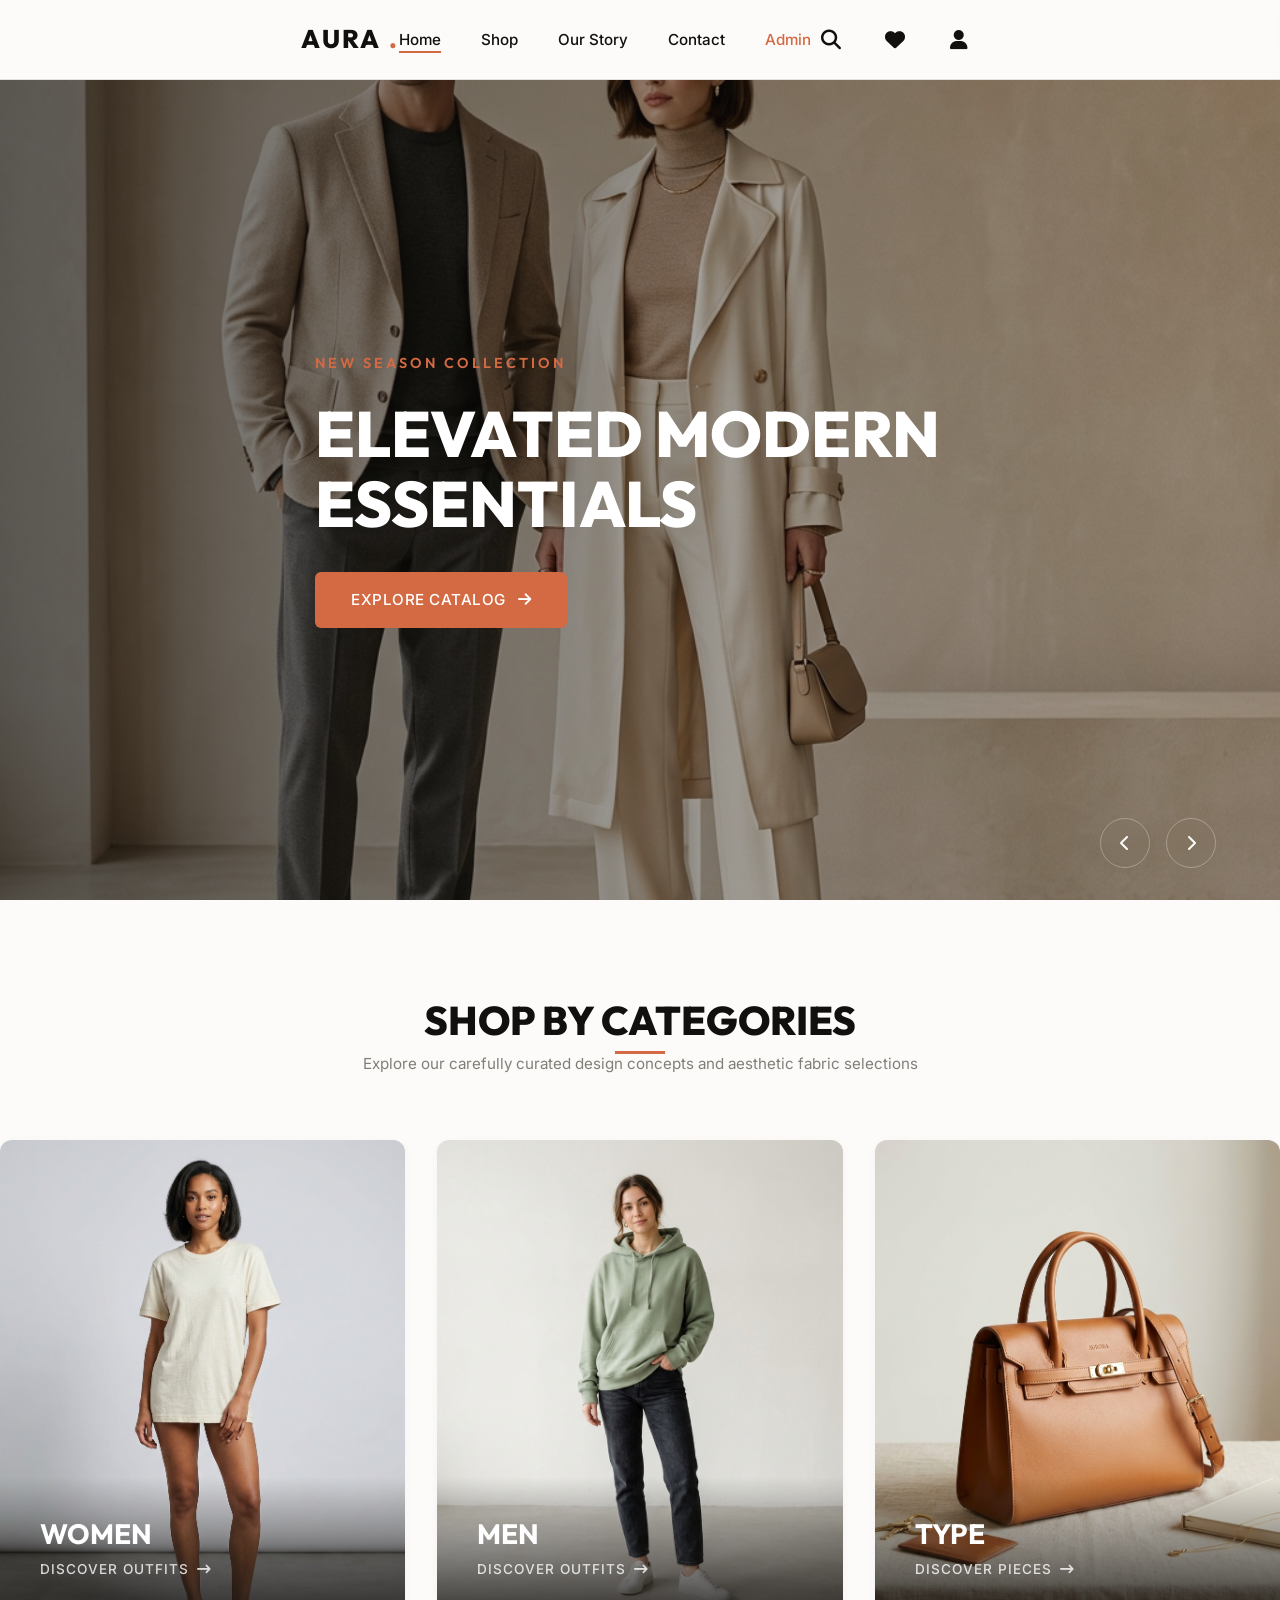
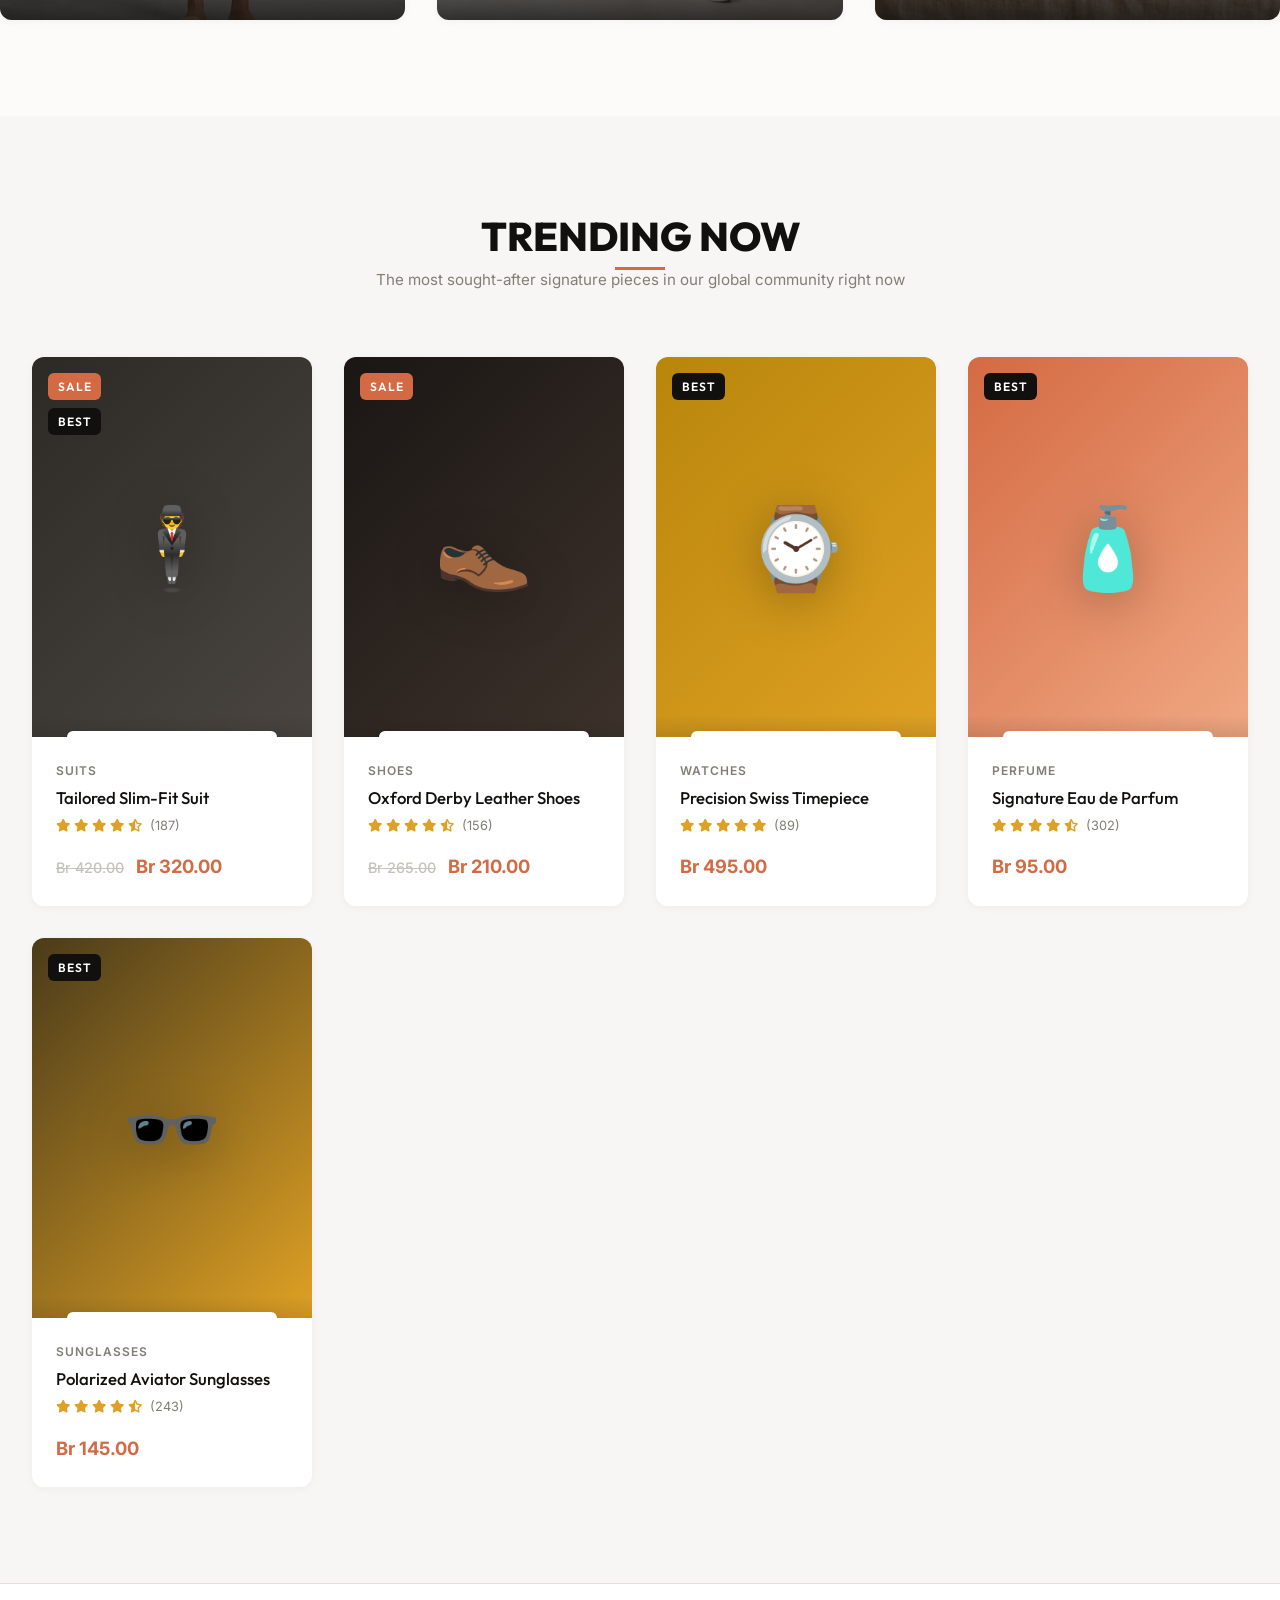
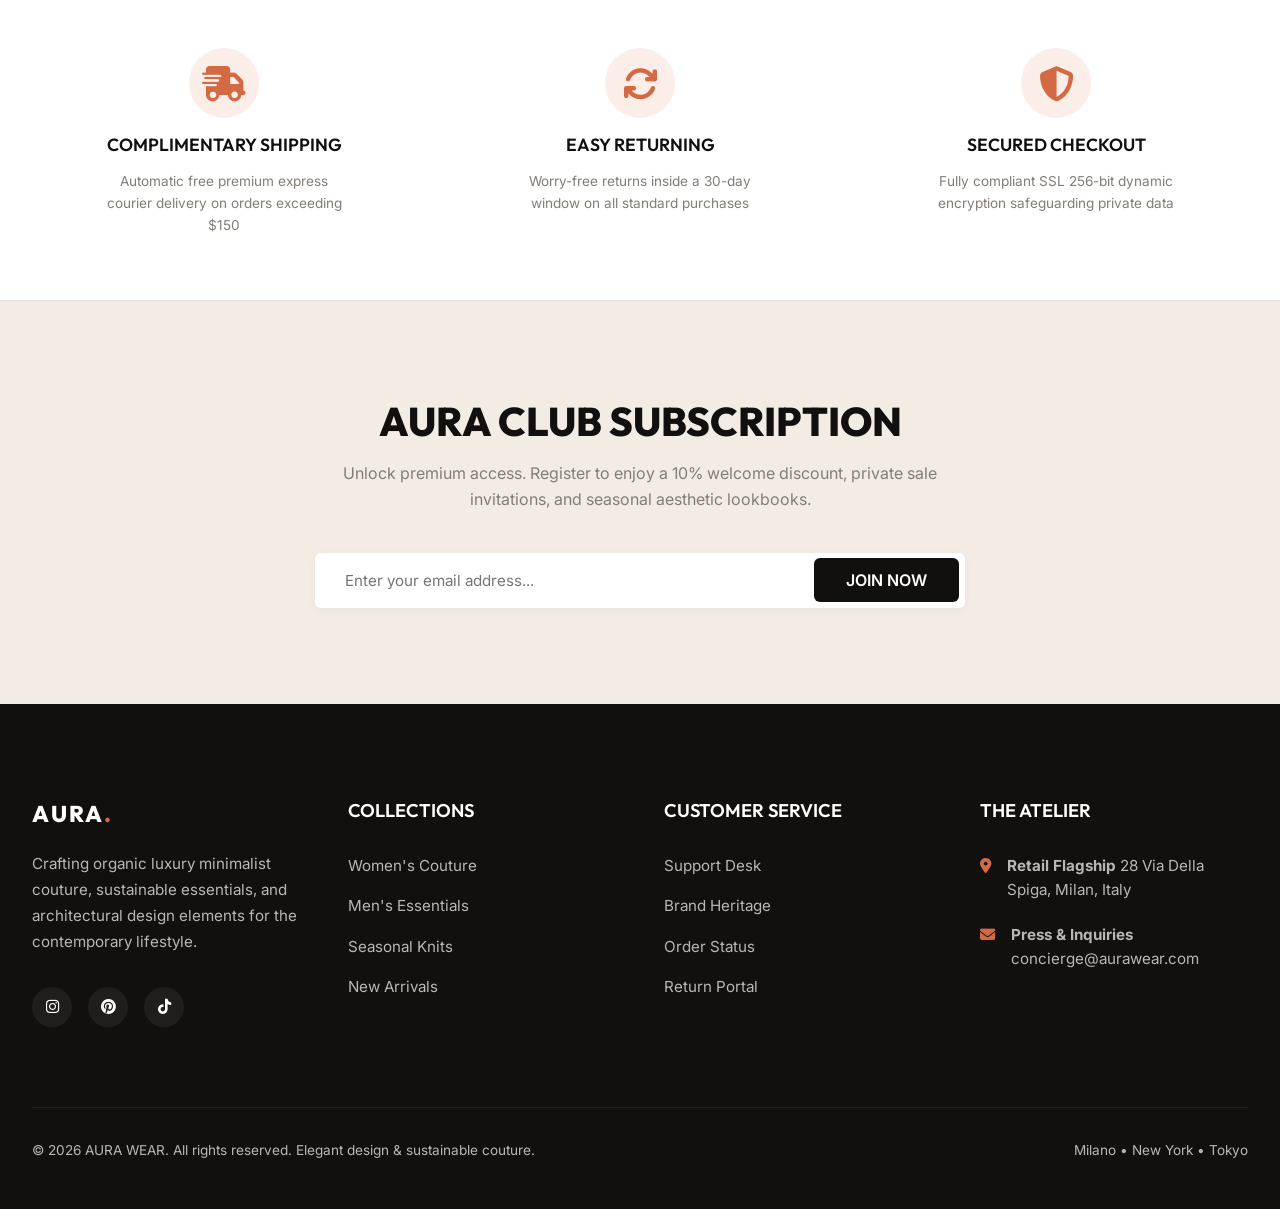
<file: Mini project 2/index.html>
<!DOCTYPE html>
<html lang="en">
<head>
  <meta charset="UTF-8">
  <meta name="viewport" content="width=device-width, initial-scale=1.0">
  <title>AURA WEAR | Haute Couture & Modern Essentials</title>
  <meta name="description" content="AURA WEAR - Discover high-end fashion, organic minimalist collections, and luxury streetwear essentials. Free shipping over $150 and 30-day returns.">
  
  <!-- Font Awesome for sleek modern vector icons -->
  <link rel="stylesheet" href="https://cdnjs.cloudflare.com/ajax/libs/font-awesome/6.4.0/css/all.min.css">
  <link rel="stylesheet" href="style.css">
</head>
<body>

  <!-- GLOBAL PREMIUM NAVBAR -->
  <nav class="navbar" id="navbar">
    <div class="container flex-between">
      <a href="index.html" class="navbar-brand">
        AURA<span>.</span>
      </a>
      
      <ul class="nav-menu" id="navMenu">
        <li><a href="index.html" class="nav-link active">Home</a></li>
        <li><a href="shop.html" class="nav-link">Shop</a></li>
        <li><a href="about.html" class="nav-link">Our Story</a></li>
        <li><a href="contact.html" class="nav-link">Contact</a></li>
        <li><a href="admin.html" class="nav-link" style="color:var(--accent);">Admin</a></li>
      </ul>

      <div class="navbar-actions">
        <a href="#" class="action-btn" id="searchToggle" title="Search catalog">
          <i class="fa-solid fa-magnifying-glass"></i>
        </a>
        <a href="profile.html#paneFavorites" class="action-btn" title="Favorites / Wishlist">
          <i class="fa-solid fa-heart"></i>
          <span class="badge-count" id="wishlistCount">0</span>
        </a>
        <a href="#" class="action-btn" id="cartToggle" title="Shopping Cart">
          <i class="fa-solid fa-bag-shopping"></i>
          <span class="badge-count" id="cartCount">0</span>
        </a>
        <a href="profile.html" class="action-btn navbar-user-btn" title="My Account">
          <i class="fa-solid fa-user"></i>
        </a>
        <div class="menu-toggle" id="menuToggle">
          <i class="fa-solid fa-bars"></i>
        </div>
      </div>
    </div>
  </nav>

  <!-- SEARCH OVERLAY -->
  <div class="search-overlay" id="searchOverlay">
    <div class="search-overlay-close" id="closeSearch">
      <i class="fa-solid fa-xmark"></i>
    </div>
    <div class="search-container">
      <h2>SEARCH THE CATALOG</h2>
      <div class="search-input-group">
        <input type="text" id="globalSearchInput" placeholder="Type keyword and press Enter..." autocomplete="off">
        <i class="fa-solid fa-magnifying-glass"></i>
      </div>
    </div>
  </div>

  <!-- SLIDE-OUT SIDEBAR CART -->
  <div class="cart-sidebar" id="cartSidebar">
    <div class="cart-sidebar-header">
      <h3>YOUR CART</h3>
      <div class="close-cart-btn" id="closeCart">
        <i class="fa-solid fa-xmark"></i>
      </div>
    </div>
    <div class="cart-sidebar-body" id="sidebarCartItems">
      <!-- Dynamically filled by script.js -->
    </div>
    <div class="cart-sidebar-footer">
      <div class="cart-total-row">
        <span>SUBTOTAL</span>
        <span id="sidebarCartTotal">$0.00</span>
      </div>
      <div class="cart-sidebar-actions">
        <a href="cart.html" class="btn btn-secondary">VIEW CART</a>
        <a href="checkout.html" class="btn btn-primary">CHECKOUT NOW</a>
      </div>
    </div>
  </div>

  <!-- BLUR BACKDROP OVERLAY -->
  <div class="overlay" id="sidebarOverlay"></div>

  <!-- HERO SLIDER SECTION -->
  <header class="hero-slider">
    <!-- Slide 1 -->
    <div class="slide active" style="background-image: url('assets/fashion_hero_banner.png');">
      <div class="slide-overlay"></div>
      <div class="container">
        <div class="slide-content">
          <span class="slide-tag">New Season Collection</span>
          <h1>ELEVATED MODERN ESSENTIALS</h1>
          <a href="shop.html" class="btn btn-accent">EXPLORE CATALOG <i class="fa-solid fa-arrow-right"></i></a>
        </div>
      </div>
    </div>
    <!-- Slide 2 -->
    <div class="slide" style="background-image: url('assets/product_hoodie.png'); filter: saturate(1.2) hue-rotate(-20deg);">
      <div class="slide-overlay"></div>
      <div class="container">
        <div class="slide-content">
          <span class="slide-tag">Exclusive Release</span>
          <h1>SEASONAL REDEFINED HAUTE COUTURE</h1>
          <a href="shop.html" class="btn btn-accent">SHOP COLLECTIONS <i class="fa-solid fa-arrow-right"></i></a>
        </div>
      </div>
    </div>
    <div class="slide" style="background-image: url('assets/product_bag.png'); filter: saturate(1.2) hue-rotate(-20deg);">
      <div class="slide-overlay"></div>
      <div class="container">
        <div class="slide-content">
          <span class="slide-tag">CHOOSE YOUR STYLE</span>
          <h1>EXPLORE MANY OPTIONS </h1>
          <a href="shop.html" class="btn btn-accent">SHOP COLLECTIONS <i class="fa-solid fa-arrow-right"></i></a>
        </div>
      </div>
    </div>

    <!-- Controls -->
    <div class="slider-controls">
      <div class="slider-arrow" id="prevSlide"><i class="fa-solid fa-chevron-left"></i></div>
      <div class="slider-arrow" id="nextSlide"><i class="fa-solid fa-chevron-right"></i></div>
    </div>
  </header>

  <main>
    <!-- COLLECTIONS GRID -->
    <section class="section-padding container">
      <div class="section-header">
        <h2>SHOP BY CATEGORIES</h2>
        <p>Explore our carefully curated design concepts and aesthetic fabric selections</p>
      </div>
      
      <div class="promo-cards">
        <!-- Card 1 -->
        <a href="shop.html" class="promo-card">
          <img class="promo-img" src="assets/product_tshirt.png" alt="Women's Collection">
          <div class="promo-content">
            <h3>WOMEN</h3>
            <span>Discover Outfits <i class="fa-solid fa-arrow-right-long"></i></span>
          </div>
        </a>
        <!-- Card 2 -->
        <a href="shop.html" class="promo-card">
          <img class="promo-img" src="assets/product_hoodie.png" alt="Men's Collection">
          <div class="promo-content">
            <h3>MEN</h3>
            <span>Discover Outfits <i class="fa-solid fa-arrow-right-long"></i></span>
          </div>
        </a>
        <!-- Card 3 -->
        <a href="shop.html" class="promo-card">
          <img class="promo-img" src="assets/product_bag.png" alt="Accessories Collection">
          <div class="promo-content">
            <h3>TYPE</h3>
            <span>Discover Pieces <i class="fa-solid fa-arrow-right-long"></i></span>
          </div>
        </a>
      </div>
    </section>

    <!-- TRENDING NOW SHOWCASE -->
    <section class="section-padding" style="background-color: var(--surface-muted);">
      <div class="container">
        <div class="section-header">
          <h2>TRENDING NOW</h2>
          <p>The most sought-after signature pieces in our global community right now</p>
        </div>
        
        <div class="grid-4" id="trendingGrid">
          <!-- Dynamically populated by script.js -->
        </div>
      </div>
    </section>

    <!-- BENEFITS SECTION -->
    <section class="benefits-bar">
      <div class="container grid-3">
        <!-- Benefit 1 -->
        <div class="benefit-card">
          <div class="benefit-icon">
            <i class="fa-solid fa-truck-fast"></i>
          </div>
          <h3>COMPLIMENTARY SHIPPING</h3>
          <p>Automatic free premium express courier delivery on orders exceeding $150</p>
        </div>
        <!-- Benefit 2 -->
        <div class="benefit-card">
          <div class="benefit-icon">
            <i class="fa-solid fa-arrows-rotate"></i>
          </div>
          <h3>EASY RETURNING</h3>
          <p>Worry-free returns inside a 30-day window on all standard purchases</p>
        </div>
        <!-- Benefit 3 -->
        <div class="benefit-card">
          <div class="benefit-icon">
            <i class="fa-solid fa-shield-halved"></i>
          </div>
          <h3>SECURED CHECKOUT</h3>
          <p>Fully compliant SSL 256-bit dynamic encryption safeguarding private data</p>
        </div>
      </div>
    </section>

    <!-- NEWSLETTER SUB PANEL -->
    <section class="section-padding newsletter-banner">
      <div class="container">
        <div class="newsletter-box">
          <h2>AURA CLUB SUBSCRIPTION</h2>
          <p>Unlock premium access. Register to enjoy a 10% welcome discount, private sale invitations, and seasonal aesthetic lookbooks.</p>
          <form class="newsletter-input-group" id="homeNewsletterForm">
            <input type="email" placeholder="Enter your email address..." required autocomplete="off">
            <button type="submit">JOIN NOW</button>
          </form>
        </div>
      </div>
    </section>
  </main>

  <!-- BRAND PREMIUM FOOTER -->
  <footer class="footer">
    <div class="container">
      <div class="grid-4" style="gap: 3rem;">
        <div>
          <div class="footer-brand">
            <h2>AURA<span>.</span></h2>
          </div>
          <p class="footer-desc">Crafting organic luxury minimalist couture, sustainable essentials, and architectural design elements for the contemporary lifestyle.</p>
          <div class="social-links">
            <a href="#" class="social-icon"><i class="fa-brands fa-instagram"></i></a>
            <a href="#" class="social-icon"><i class="fa-brands fa-pinterest"></i></a>
            <a href="#" class="social-icon"><i class="fa-brands fa-tiktok"></i></a>
          </div>
        </div>
        
        <div>
          <h3 class="footer-heading">COLLECTIONS</h3>
          <ul class="footer-links">
            <li><a href="shop.html">Women's Couture</a></li>
            <li><a href="shop.html">Men's Essentials</a></li>
            <li><a href="shop.html">Seasonal Knits</a></li>
            <li><a href="shop.html">New Arrivals</a></li>
          </ul>
        </div>

        <div>
          <h3 class="footer-heading">CUSTOMER SERVICE</h3>
          <ul class="footer-links">
            <li><a href="contact.html">Support Desk</a></li>
            <li><a href="about.html">Brand Heritage</a></li>
            <li><a href="profile.html">Order Status</a></li>
            <li><a href="contact.html">Return Portal</a></li>
          </ul>
        </div>

        <div>
          <h3 class="footer-heading">THE ATELIER</h3>
          <div class="footer-contact-item">
            <i class="fa-solid fa-location-dot"></i>
            <div>
              <strong>Retail Flagship</strong>
              28 Via Della Spiga, Milan, Italy
            </div>
          </div>
          <div class="footer-contact-item">
            <i class="fa-solid fa-envelope"></i>
            <div>
              <strong>Press & Inquiries</strong>
              concierge@aurawear.com
            </div>
          </div>
        </div>
      </div>
      
      <div class="footer-bottom">
        <p>&copy; 2026 AURA WEAR. All rights reserved. Elegant design & sustainable couture.</p>
        <p>Milano &bull; New York &bull; Tokyo</p>
      </div>
    </div>
  </footer>

  <script src="script.js"></script>
</body>
</html>
</file>
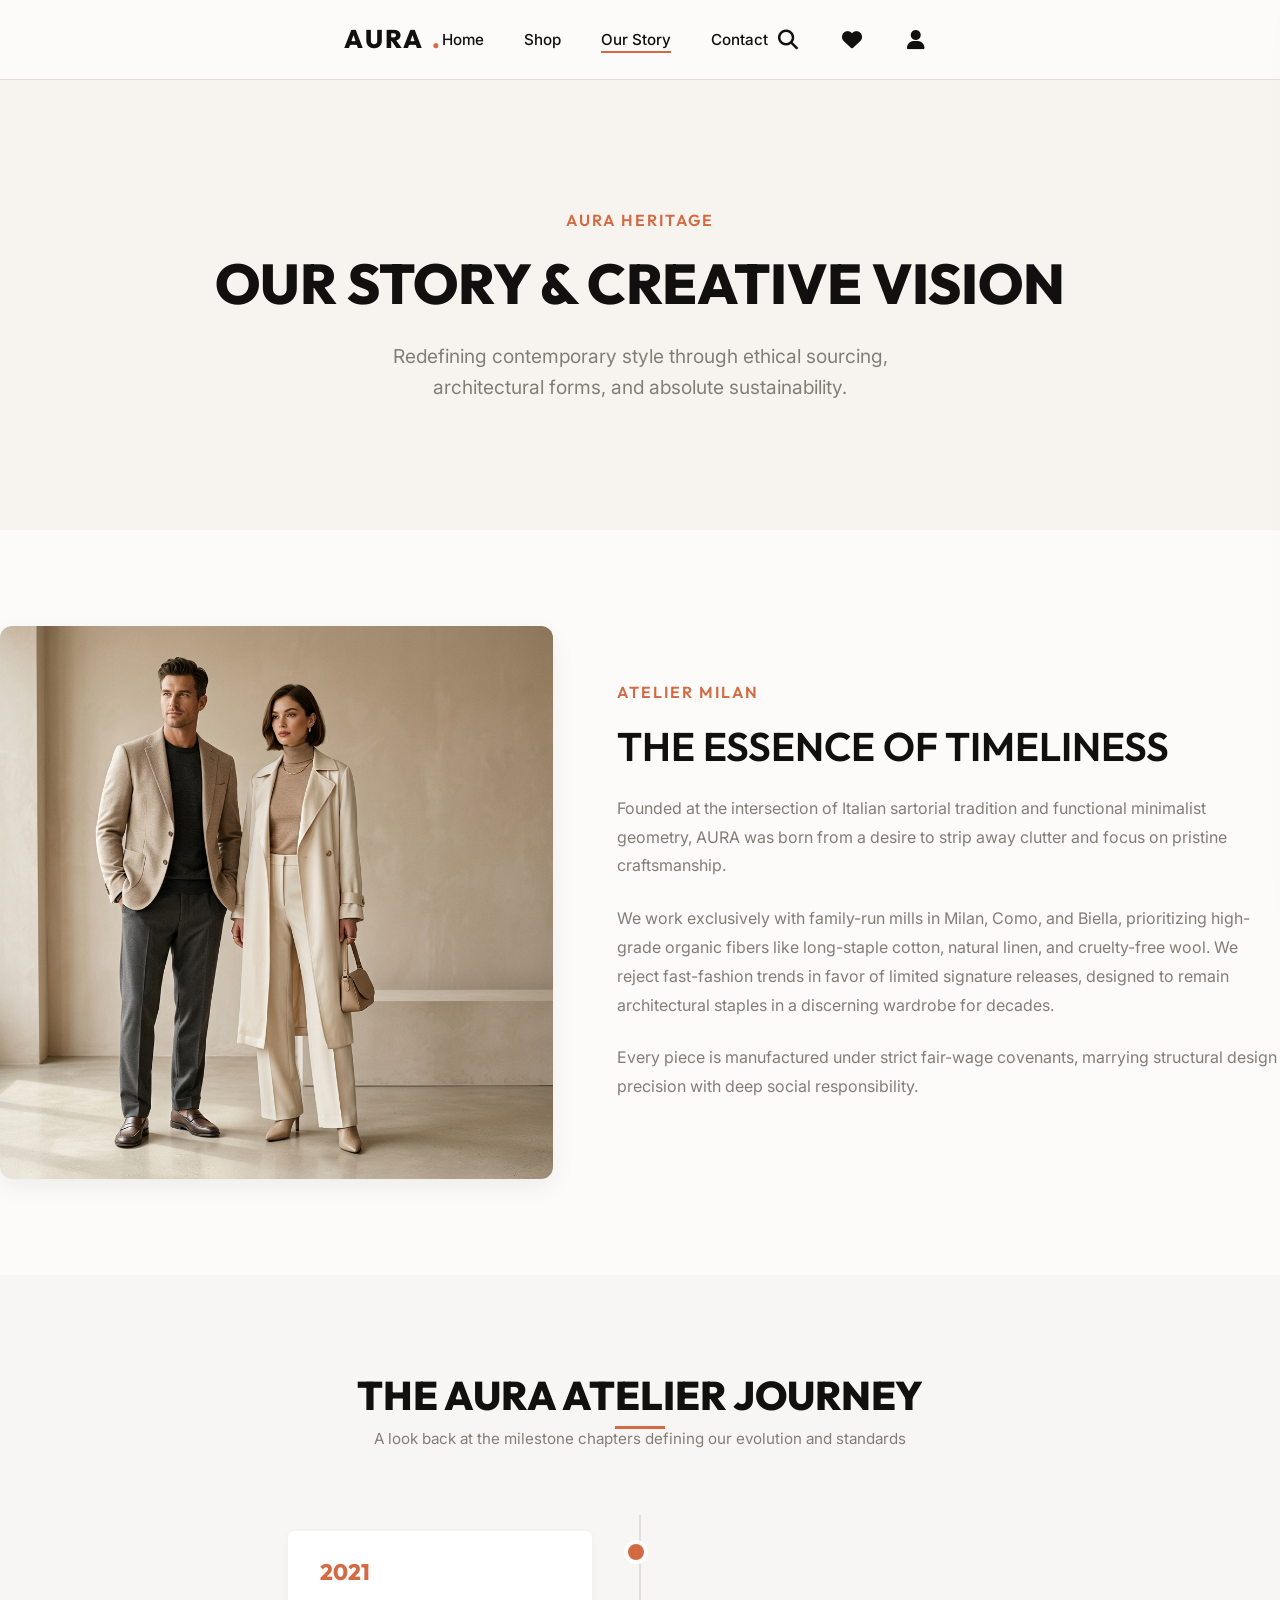
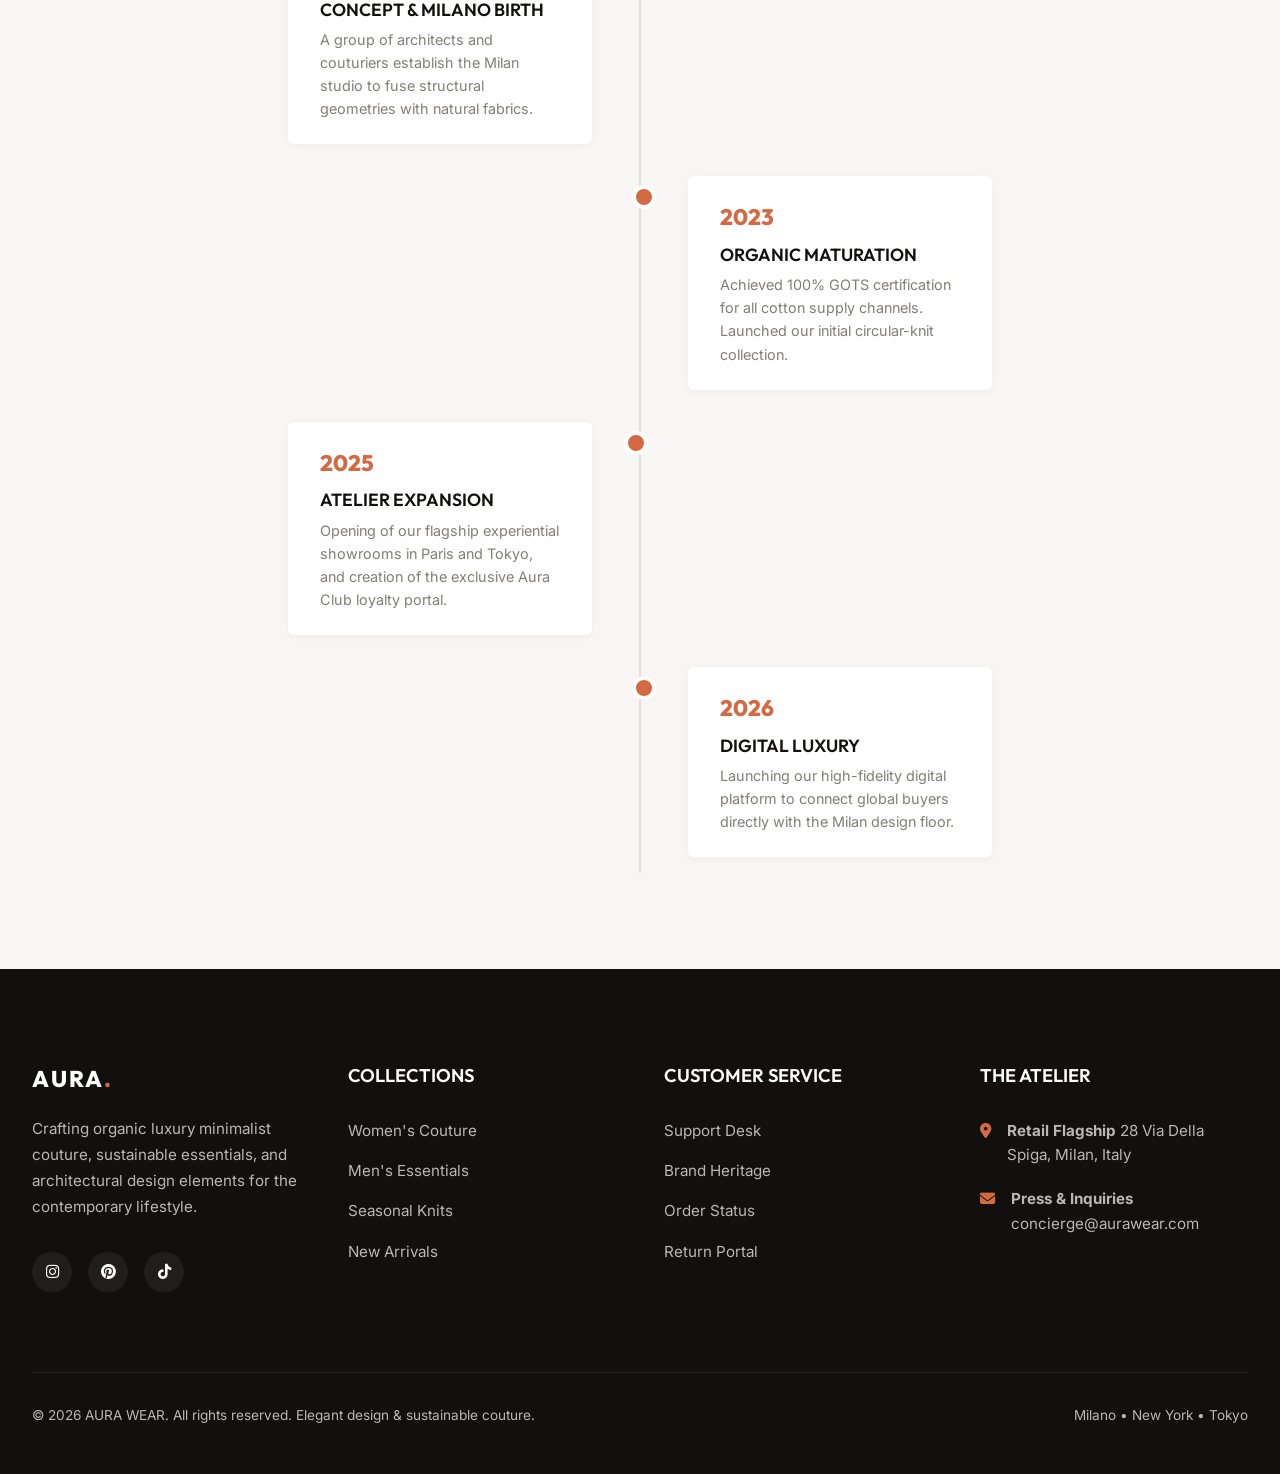
<file: Mini project 2/about.html>
<!DOCTYPE html>
<html lang="en">
<head>
  <meta charset="UTF-8">
  <meta name="viewport" content="width=device-width, initial-scale=1.0">
  <title>Our Story | AURA WEAR Heritage & Sustainable Couture</title>
  <meta name="description" content="Discover the heritage of AURA WEAR. Ethical craftsmanship, organic materials, and timeless minimalist architecture in apparel design.">
  
  <link rel="stylesheet" href="https://cdnjs.cloudflare.com/ajax/libs/font-awesome/6.4.0/css/all.min.css">
  <link rel="stylesheet" href="style.css">
</head>
<body>

  <!-- GLOBAL PREMIUM NAVBAR -->
  <nav class="navbar" id="navbar">
    <div class="container flex-between">
      <a href="index.html" class="navbar-brand">
        AURA<span>.</span>
      </a>
      
      <ul class="nav-menu" id="navMenu">
        <li><a href="index.html" class="nav-link">Home</a></li>
        <li><a href="shop.html" class="nav-link">Shop</a></li>
        <li><a href="about.html" class="nav-link active">Our Story</a></li>
        <li><a href="contact.html" class="nav-link">Contact</a></li>
      </ul>

      <div class="navbar-actions">
        <a href="#" class="action-btn" id="searchToggle"><i class="fa-solid fa-magnifying-glass"></i></a>
        <a href="profile.html#paneFavorites" class="action-btn">
          <i class="fa-solid fa-heart"></i>
          <span class="badge-count" id="wishlistCount">0</span>
        </a>
        <a href="#" class="action-btn" id="cartToggle">
          <i class="fa-solid fa-bag-shopping"></i>
          <span class="badge-count" id="cartCount">0</span>
        </a>
        <a href="profile.html" class="action-btn navbar-user-btn"><i class="fa-solid fa-user"></i></a>
        <div class="menu-toggle" id="menuToggle"><i class="fa-solid fa-bars"></i></div>
      </div>
    </div>
  </nav>

  <!-- SEARCH OVERLAY -->
  <div class="search-overlay" id="searchOverlay">
    <div class="search-overlay-close" id="closeSearch"><i class="fa-solid fa-xmark"></i></div>
    <div class="search-container">
      <h2>SEARCH THE CATALOG</h2>
      <div class="search-input-group">
        <input type="text" id="globalSearchInput" placeholder="Type keyword and press Enter..." autocomplete="off">
        <i class="fa-solid fa-magnifying-glass"></i>
      </div>
    </div>
  </div>

  <!-- SLIDE-OUT SIDEBAR CART -->
  <div class="cart-sidebar" id="cartSidebar">
    <div class="cart-sidebar-header">
      <h3>YOUR CART</h3>
      <div class="close-cart-btn" id="closeCart"><i class="fa-solid fa-xmark"></i></div>
    </div>
    <div class="cart-sidebar-body" id="sidebarCartItems"></div>
    <div class="cart-sidebar-footer">
      <div class="cart-total-row">
        <span>SUBTOTAL</span>
        <span id="sidebarCartTotal">Br 0.00</span>
      </div>
      <div class="cart-sidebar-actions">
        <a href="cart.html" class="btn btn-secondary">VIEW CART</a>
        <a href="checkout.html" class="btn btn-primary">CHECKOUT NOW</a>
      </div>
    </div>
  </div>

  <!-- BLUR BACKDROP OVERLAY -->
  <div class="overlay" id="sidebarOverlay"></div>

  <!-- EDITORIAL HERO -->
  <header class="editorial-hero">
    <div class="container">
      <span class="editorial-label">AURA HERITAGE</span>
      <h1>OUR STORY & CREATIVE VISION</h1>
      <p>Redefining contemporary style through ethical sourcing, architectural forms, and absolute sustainability.</p>
    </div>
  </header>

  <main>
    <!-- STORY CONTENT -->
    <section class="section-padding container">
      <div class="editorial-showcase">
        <div class="editorial-img-side">
          <img src="assets/fashion_hero_banner.png" alt="AURA Editorial Studio Shot">
        </div>
        <div class="editorial-content-side">
          <span class="editorial-label">Atelier Milan</span>
          <h2>THE ESSENCE OF TIMELINESS</h2>
          <p>Founded at the intersection of Italian sartorial tradition and functional minimalist geometry, AURA was born from a desire to strip away clutter and focus on pristine craftsmanship.</p>
          <p>We work exclusively with family-run mills in Milan, Como, and Biella, prioritizing high-grade organic fibers like long-staple cotton, natural linen, and cruelty-free wool. We reject fast-fashion trends in favor of limited signature releases, designed to remain architectural staples in a discerning wardrobe for decades.</p>
          <p>Every piece is manufactured under strict fair-wage covenants, marrying structural design precision with deep social responsibility.</p>
        </div>
      </div>
    </section>

    <!-- TIMELINE -->
    <section class="section-padding timeline-section">
      <div class="container">
        <div class="section-header">
          <h2>THE AURA ATELIER JOURNEY</h2>
          <p>A look back at the milestone chapters defining our evolution and standards</p>
        </div>

        <div class="timeline">
          <!-- Node 1 -->
          <div class="timeline-node timeline-left">
            <div class="timeline-box">
              <div class="timeline-year">2021</div>
              <h3>CONCEPT & MILANO BIRTH</h3>
              <p>A group of architects and couturiers establish the Milan studio to fuse structural geometries with natural fabrics.</p>
            </div>
          </div>
          <!-- Node 2 -->
          <div class="timeline-node timeline-right">
            <div class="timeline-box">
              <div class="timeline-year">2023</div>
              <h3>ORGANIC MATURATION</h3>
              <p>Achieved 100% GOTS certification for all cotton supply channels. Launched our initial circular-knit collection.</p>
            </div>
          </div>
          <!-- Node 3 -->
          <div class="timeline-node timeline-left">
            <div class="timeline-box">
              <div class="timeline-year">2025</div>
              <h3>ATELIER EXPANSION</h3>
              <p>Opening of our flagship experiential showrooms in Paris and Tokyo, and creation of the exclusive Aura Club loyalty portal.</p>
            </div>
          </div>
          <!-- Node 4 -->
          <div class="timeline-node timeline-right">
            <div class="timeline-box">
              <div class="timeline-year">2026</div>
              <h3>DIGITAL LUXURY</h3>
              <p>Launching our high-fidelity digital platform to connect global buyers directly with the Milan design floor.</p>
            </div>
          </div>
        </div>
      </div>
    </section>
  </main>

  <!-- BRAND PREMIUM FOOTER -->
  <footer class="footer">
    <div class="container">
      <div class="grid-4" style="gap: 3rem;">
        <div>
          <div class="footer-brand">
            <h2>AURA<span>.</span></h2>
          </div>
          <p class="footer-desc">Crafting organic luxury minimalist couture, sustainable essentials, and architectural design elements for the contemporary lifestyle.</p>
          <div class="social-links">
            <a href="#" class="social-icon"><i class="fa-brands fa-instagram"></i></a>
            <a href="#" class="social-icon"><i class="fa-brands fa-pinterest"></i></a>
            <a href="#" class="social-icon"><i class="fa-brands fa-tiktok"></i></a>
          </div>
        </div>
        
        <div>
          <h3 class="footer-heading">COLLECTIONS</h3>
          <ul class="footer-links">
            <li><a href="shop.html">Women's Couture</a></li>
            <li><a href="shop.html">Men's Essentials</a></li>
            <li><a href="shop.html">Seasonal Knits</a></li>
            <li><a href="shop.html">New Arrivals</a></li>
          </ul>
        </div>

        <div>
          <h3 class="footer-heading">CUSTOMER SERVICE</h3>
          <ul class="footer-links">
            <li><a href="contact.html">Support Desk</a></li>
            <li><a href="about.html">Brand Heritage</a></li>
            <li><a href="profile.html">Order Status</a></li>
            <li><a href="contact.html">Return Portal</a></li>
          </ul>
        </div>

        <div>
          <h3 class="footer-heading">THE ATELIER</h3>
          <div class="footer-contact-item">
            <i class="fa-solid fa-location-dot"></i>
            <div>
              <strong>Retail Flagship</strong>
              28 Via Della Spiga, Milan, Italy
            </div>
          </div>
          <div class="footer-contact-item">
            <i class="fa-solid fa-envelope"></i>
            <div>
              <strong>Press & Inquiries</strong>
              concierge@aurawear.com
            </div>
          </div>
        </div>
      </div>
      
      <div class="footer-bottom">
        <p>&copy; 2026 AURA WEAR. All rights reserved. Elegant design & sustainable couture.</p>
        <p>Milano &bull; New York &bull; Tokyo</p>
      </div>
    </div>
  </footer>

  <script src="script.js"></script>
</body>
</html>
</file>
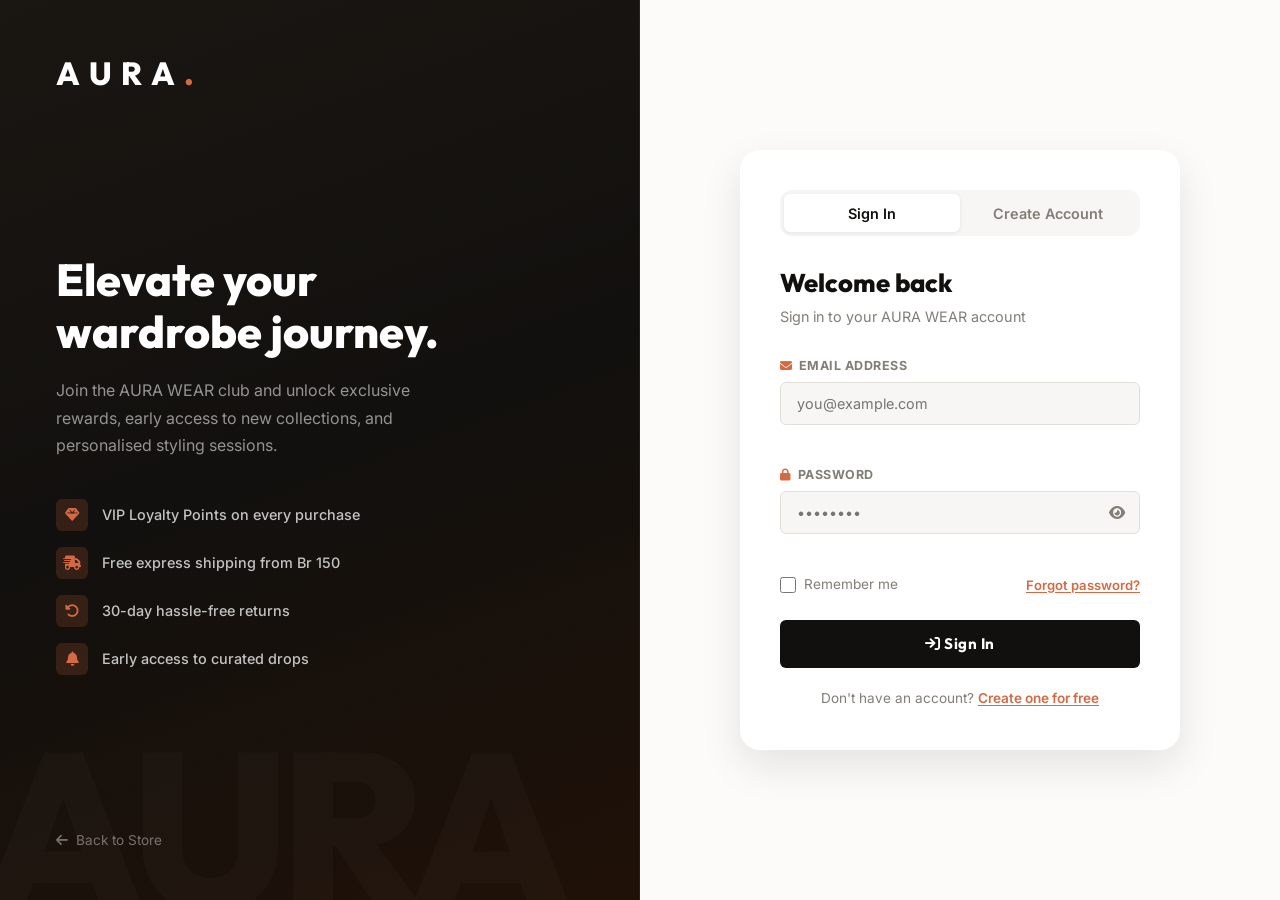
<file: Mini project 2/auth.html>
<!DOCTYPE html>
<html lang="en">
<head>
  <meta charset="UTF-8">
  <meta name="viewport" content="width=device-width, initial-scale=1.0">
  <title>Sign In / Join | AURA WEAR Member Portal</title>
  <meta name="description" content="Sign in to your AURA WEAR account or create a new membership to access exclusive benefits, order history, and VIP rewards.">

  <link rel="stylesheet" href="https://cdnjs.cloudflare.com/ajax/libs/font-awesome/6.4.0/css/all.min.css">
  <link rel="stylesheet" href="style.css">
</head>
<body class="auth-page-body">

  <!-- Decorative background blobs -->
  <div class="auth-blob auth-blob-1"></div>
  <div class="auth-blob auth-blob-2"></div>

  <div class="auth-page-wrap">

    <!-- ===== LEFT PANEL (branding) ===== -->
    <div class="auth-brand-panel">
      <a href="index.html" class="auth-brand-logo">AURA<span>.</span></a>

      <div class="auth-brand-copy">
        <h1>Elevate your<br>wardrobe journey.</h1>
        <p>Join the AURA WEAR club and unlock exclusive rewards, early access to new collections, and personalised styling sessions.</p>

        <ul class="auth-perks-list">
          <li><i class="fa-solid fa-gem"></i> VIP Loyalty Points on every purchase</li>
          <li><i class="fa-solid fa-truck-fast"></i> Free express shipping from Br 150</li>
          <li><i class="fa-solid fa-rotate-left"></i> 30-day hassle-free returns</li>
          <li><i class="fa-solid fa-bell"></i> Early access to curated drops</li>
        </ul>
      </div>

      <div class="auth-brand-footer">
        <a href="index.html"><i class="fa-solid fa-arrow-left"></i> Back to Store</a>
      </div>
    </div>

    <!-- ===== RIGHT PANEL (form) ===== -->
    <div class="auth-form-panel">
      <div class="auth-form-card">

        <!-- Tab switcher -->
        <div class="auth-tabs" id="authTabs">
          <button class="auth-tab active" id="tabLogin" onclick="switchAuthTab('login')">Sign In</button>
          <button class="auth-tab" id="tabSignup" onclick="switchAuthTab('signup')">Create Account</button>
          <div class="auth-tab-slider" id="authTabSlider"></div>
        </div>

        <!-- ── LOGIN FORM ── -->
        <form id="loginForm" class="auth-form active" novalidate>
          <h2 class="auth-form-title">Welcome back</h2>
          <p class="auth-form-subtitle">Sign in to your AURA WEAR account</p>

          <div class="auth-field-group" id="loginEmailGroup">
            <label for="loginEmail"><i class="fa-solid fa-envelope"></i> Email Address</label>
            <input type="email" id="loginEmail" placeholder="you@example.com" autocomplete="email" required>
            <span class="auth-field-error" id="loginEmailErr"></span>
          </div>

          <div class="auth-field-group" id="loginPassGroup">
            <label for="loginPass"><i class="fa-solid fa-lock"></i> Password</label>
            <div class="auth-password-wrap">
              <input type="password" id="loginPass" placeholder="••••••••" autocomplete="current-password" required>
              <button type="button" class="auth-eye-btn" onclick="togglePasswordVis('loginPass', this)">
                <i class="fa-solid fa-eye"></i>
              </button>
            </div>
            <span class="auth-field-error" id="loginPassErr"></span>
          </div>

          <div class="auth-remember-row">
            <label class="auth-checkbox-label">
              <input type="checkbox" id="rememberMe"> Remember me
            </label>
            <a href="#" class="auth-forgot-link" onclick="showForgotToast(event)">Forgot password?</a>
          </div>

          <button type="submit" class="auth-submit-btn" id="loginSubmitBtn">
            <span class="auth-btn-text"><i class="fa-solid fa-arrow-right-to-bracket"></i> Sign In</span>
            <span class="auth-btn-loader" style="display:none;"><i class="fa-solid fa-spinner fa-spin"></i></span>
          </button>

          <p class="auth-switch-hint">
            Don't have an account?
            <a href="#" onclick="switchAuthTab('signup'); return false;">Create one for free</a>
          </p>
        </form>

        <!-- ── SIGN UP FORM ── -->
        <form id="signupForm" class="auth-form" novalidate>
          <h2 class="auth-form-title">Join AURA WEAR</h2>
          <p class="auth-form-subtitle">Create your free membership account</p>

          <div class="auth-field-row">
            <div class="auth-field-group" id="signupFirstGroup">
              <label for="signupFirst"><i class="fa-solid fa-user"></i> First Name</label>
              <input type="text" id="signupFirst" placeholder="Jane" autocomplete="given-name" required>
              <span class="auth-field-error" id="signupFirstErr"></span>
            </div>
            <div class="auth-field-group" id="signupLastGroup">
              <label for="signupLast">Last Name</label>
              <input type="text" id="signupLast" placeholder="Doe" autocomplete="family-name" required>
              <span class="auth-field-error" id="signupLastErr"></span>
            </div>
          </div>

          <div class="auth-field-group" id="signupEmailGroup">
            <label for="signupEmail"><i class="fa-solid fa-envelope"></i> Email Address</label>
            <input type="email" id="signupEmail" placeholder="you@example.com" autocomplete="email" required>
            <span class="auth-field-error" id="signupEmailErr"></span>
          </div>

          <div class="auth-field-group" id="signupPassGroup">
            <label for="signupPass"><i class="fa-solid fa-lock"></i> Password</label>
            <div class="auth-password-wrap">
              <input type="password" id="signupPass" placeholder="Min. 6 characters" autocomplete="new-password" required>
              <button type="button" class="auth-eye-btn" onclick="togglePasswordVis('signupPass', this)">
                <i class="fa-solid fa-eye"></i>
              </button>
            </div>
            <div class="auth-password-strength" id="signupPassStrength">
              <div class="strength-bars">
                <div class="strength-bar" id="sb1"></div>
                <div class="strength-bar" id="sb2"></div>
                <div class="strength-bar" id="sb3"></div>
                <div class="strength-bar" id="sb4"></div>
              </div>
              <span class="strength-label" id="strengthLabel">Enter a password</span>
            </div>
            <span class="auth-field-error" id="signupPassErr"></span>
          </div>

          <div class="auth-field-group" id="signupConfirmGroup">
            <label for="signupConfirm"><i class="fa-solid fa-lock"></i> Confirm Password</label>
            <div class="auth-password-wrap">
              <input type="password" id="signupConfirm" placeholder="••••••••" autocomplete="new-password" required>
              <button type="button" class="auth-eye-btn" onclick="togglePasswordVis('signupConfirm', this)">
                <i class="fa-solid fa-eye"></i>
              </button>
            </div>
            <span class="auth-field-error" id="signupConfirmErr"></span>
          </div>

          <label class="auth-checkbox-label auth-terms-label" id="signupTermsGroup">
            <input type="checkbox" id="signupTerms">
            I agree to the <a href="#">Terms of Service</a> and <a href="#">Privacy Policy</a>
          </label>
          <span class="auth-field-error" id="signupTermsErr"></span>

          <button type="submit" class="auth-submit-btn" id="signupSubmitBtn">
            <span class="auth-btn-text"><i class="fa-solid fa-user-plus"></i> Create My Account</span>
            <span class="auth-btn-loader" style="display:none;"><i class="fa-solid fa-spinner fa-spin"></i></span>
          </button>

          <p class="auth-switch-hint">
            Already a member?
            <a href="#" onclick="switchAuthTab('login'); return false;">Sign in instead</a>
          </p>
        </form>

      </div>
    </div>

  </div>

  <!-- Toast notification -->
  <div class="auth-toast" id="authToast"></div>

  <script src="script.js"></script>
</body>
</html>
</file>
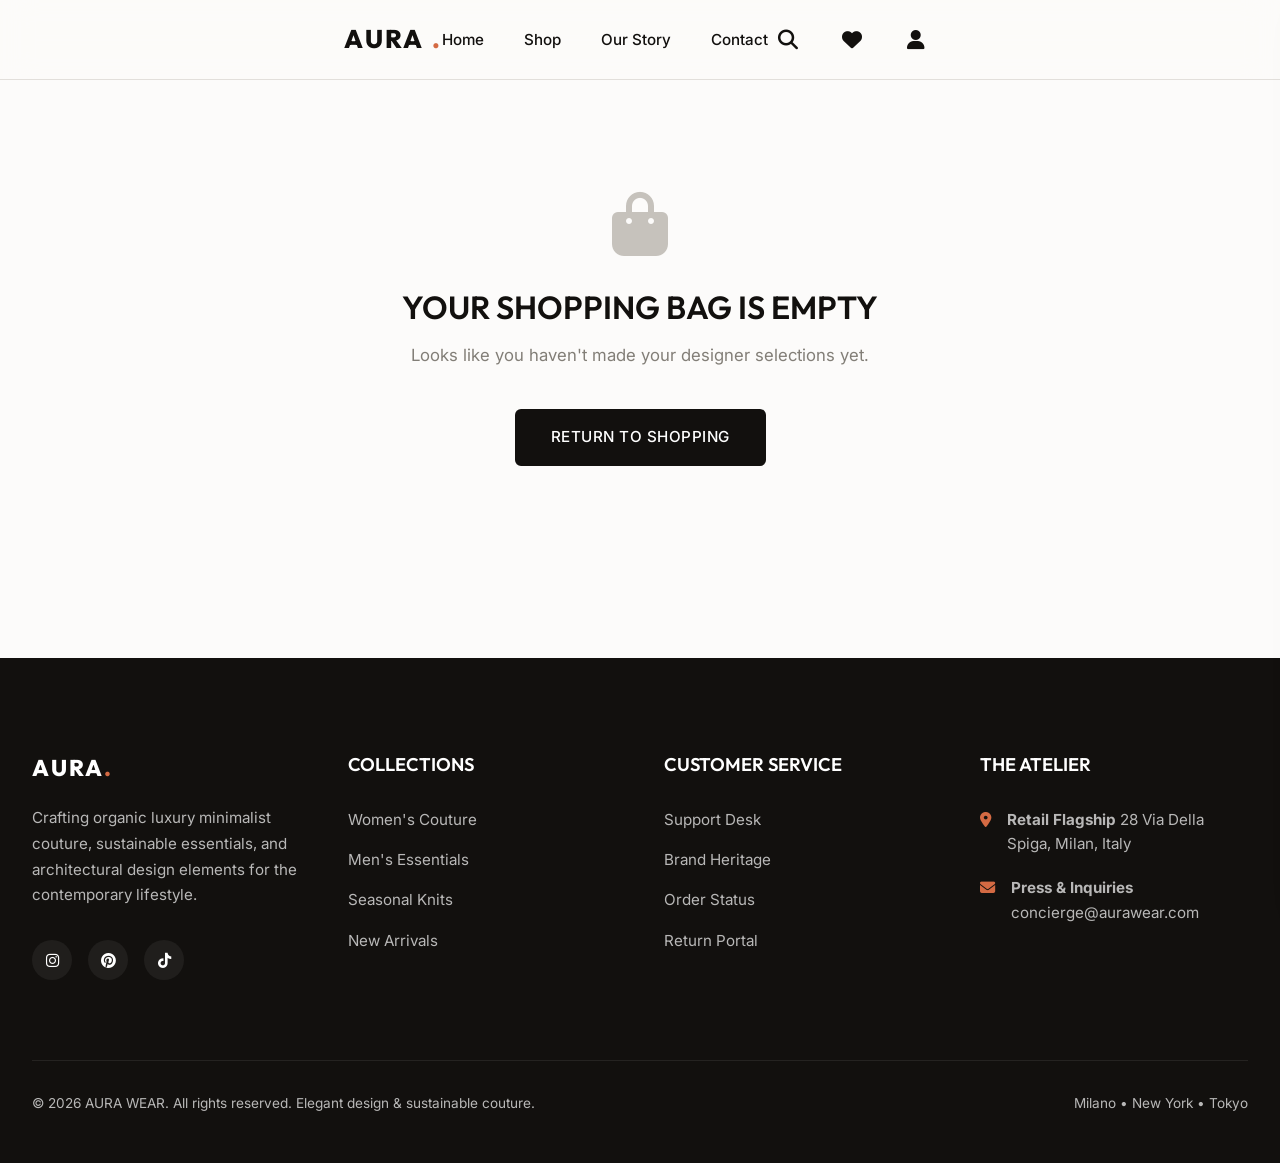
<file: Mini project 2/cart.html>
<!DOCTYPE html>
<html lang="en">
<head>
  <meta charset="UTF-8">
  <meta name="viewport" content="width=device-width, initial-scale=1.0">
  <title>Shopping Cart | AURA WEAR Designer Selections</title>
  <meta name="description" content="View items in your shopping cart. Modify sizes and quantities. Apply discount codes and estimate delivery taxes.">
  
  <link rel="stylesheet" href="https://cdnjs.cloudflare.com/ajax/libs/font-awesome/6.4.0/css/all.min.css">
  <link rel="stylesheet" href="style.css">
</head>
<body>

  <!-- GLOBAL PREMIUM NAVBAR -->
  <nav class="navbar" id="navbar">
    <div class="container flex-between">
      <a href="index.html" class="navbar-brand">
        AURA<span>.</span>
      </a>
      
      <ul class="nav-menu" id="navMenu">
        <li><a href="index.html" class="nav-link">Home</a></li>
        <li><a href="shop.html" class="nav-link">Shop</a></li>
        <li><a href="about.html" class="nav-link">Our Story</a></li>
        <li><a href="contact.html" class="nav-link">Contact</a></li>
      </ul>

      <div class="navbar-actions">
        <a href="#" class="action-btn" id="searchToggle"><i class="fa-solid fa-magnifying-glass"></i></a>
        <a href="profile.html#paneFavorites" class="action-btn">
          <i class="fa-solid fa-heart"></i>
          <span class="badge-count" id="wishlistCount">0</span>
        </a>
        <a href="#" class="action-btn" id="cartToggle">
          <i class="fa-solid fa-bag-shopping"></i>
          <span class="badge-count" id="cartCount">0</span>
        </a>
        <a href="profile.html" class="action-btn navbar-user-btn"><i class="fa-solid fa-user"></i></a>
        <div class="menu-toggle" id="menuToggle"><i class="fa-solid fa-bars"></i></div>
      </div>
    </div>
  </nav>

  <!-- SEARCH OVERLAY -->
  <div class="search-overlay" id="searchOverlay">
    <div class="search-overlay-close" id="closeSearch"><i class="fa-solid fa-xmark"></i></div>
    <div class="search-container">
      <h2>SEARCH THE CATALOG</h2>
      <div class="search-input-group">
        <input type="text" id="globalSearchInput" placeholder="Type keyword and press Enter..." autocomplete="off">
        <i class="fa-solid fa-magnifying-glass"></i>
      </div>
    </div>
  </div>

  <!-- SLIDE-OUT SIDEBAR CART -->
  <div class="cart-sidebar" id="cartSidebar">
    <div class="cart-sidebar-header">
      <h3>YOUR CART</h3>
      <div class="close-cart-btn" id="closeCart"><i class="fa-solid fa-xmark"></i></div>
    </div>
    <div class="cart-sidebar-body" id="sidebarCartItems"></div>
    <div class="cart-sidebar-footer">
      <div class="cart-total-row">
        <span>SUBTOTAL</span>
        <span id="sidebarCartTotal">Br 0.00</span>
      </div>
      <div class="cart-sidebar-actions">
        <a href="cart.html" class="btn btn-secondary">VIEW CART</a>
        <a href="checkout.html" class="btn btn-primary">CHECKOUT NOW</a>
      </div>
    </div>
  </div>

  <!-- BLUR BACKDROP OVERLAY -->
  <div class="overlay" id="sidebarOverlay"></div>

  <!-- MAIN CART PAGE LAYOUT -->
  <main class="container section-padding">
    <!-- EMPTY VIEW -->
    <div id="cartEmptyView" style="display:none; text-align:center; padding: 6rem 0;">
      <i class="fa-solid fa-bag-shopping" style="font-size:4rem; color:var(--gray-200); margin-bottom:2rem;"></i>
      <h2 style="font-size:2rem; margin-bottom:1rem;">YOUR SHOPPING BAG IS EMPTY</h2>
      <p style="color:var(--gray-500); margin-bottom:2.5rem; font-size:1.05rem;">Looks like you haven't made your designer selections yet.</p>
      <a href="shop.html" class="btn btn-primary">RETURN TO SHOPPING</a>
    </div>

    <!-- ACTIVE VIEW -->
    <div class="cart-layout" id="cartLayout">
      <!-- Left Column: Items Table -->
      <div class="cart-table-card">
        <h2>SHOPPING BAG</h2>
        
        <!-- Shipping Goal meter -->
        <div class="shipping-goal-container">
          <div class="shipping-goal-text" id="shippingGoalText">Spend <span>Br 0.00</span> more to unlock <span>FREE SHIPPING</span></div>
          <div class="shipping-goal-bar">
            <div class="shipping-goal-progress" id="shippingGoalProgress"></div>
          </div>
        </div>

        <!-- Table headers -->
        <div class="cart-table-row cart-table-header">
          <div>PRODUCT</div>
          <div>PRICE</div>
          <div>QUANTITY</div>
          <div>SUBTOTAL</div>
          <div></div>
        </div>

        <!-- Table Rows dynamically drawn -->
        <div id="cartPageTableBody">
          <!-- Populated by script.js -->
        </div>
      </div>

      <!-- Right Column: Summary Panel -->
      <div class="order-summary-card">
        <h3>ORDER SUMMARY</h3>
        
        <div class="summary-row">
          <span>Bag Subtotal</span>
          <span id="summarySubtotal">Br 0.00</span>
        </div>
        <div class="summary-row" id="summaryDiscountRow" style="display:none; color: var(--success); font-weight: 600;">
          <span>Promotional Discount</span>
          <span id="summaryDiscountVal">Br 0.00</span>
        </div>
        <div class="summary-row">
          <span>Estimated Shipping</span>
          <span id="summaryShipping">Br 0.00</span>
        </div>
        <div class="summary-row">
          <span>Estimated Sales Tax (8%)</span>
          <span id="summaryTax">Br 0.00</span>
        </div>
        
        <div class="summary-row total-row">
          <span>EST. TOTAL</span>
          <span id="summaryTotal">Br 0.00</span>
        </div>

        <!-- Promo Form -->
        <div class="promo-apply-group">
          <input type="text" id="promoInput" placeholder="PROMO CODE..." autocomplete="off">
          <button id="applyPromoBtn">APPLY</button>
        </div>
        <div class="promo-applied-badge" id="promoAppliedBadge">
          <!-- Code applied display -->
        </div>

        <a href="checkout.html" class="btn btn-primary" style="width:100%; margin-top:2.5rem;">CONTINUE TO CHECKOUT <i class="fa-solid fa-arrow-right"></i></a>
      </div>
    </div>
  </main>

  <!-- BRAND PREMIUM FOOTER -->
  <footer class="footer">
    <div class="container">
      <div class="grid-4" style="gap: 3rem;">
        <div>
          <div class="footer-brand">
            <h2>AURA<span>.</span></h2>
          </div>
          <p class="footer-desc">Crafting organic luxury minimalist couture, sustainable essentials, and architectural design elements for the contemporary lifestyle.</p>
          <div class="social-links">
            <a href="#" class="social-icon"><i class="fa-brands fa-instagram"></i></a>
            <a href="#" class="social-icon"><i class="fa-brands fa-pinterest"></i></a>
            <a href="#" class="social-icon"><i class="fa-brands fa-tiktok"></i></a>
          </div>
        </div>
        
        <div>
          <h3 class="footer-heading">COLLECTIONS</h3>
          <ul class="footer-links">
            <li><a href="shop.html">Women's Couture</a></li>
            <li><a href="shop.html">Men's Essentials</a></li>
            <li><a href="shop.html">Seasonal Knits</a></li>
            <li><a href="shop.html">New Arrivals</a></li>
          </ul>
        </div>

        <div>
          <h3 class="footer-heading">CUSTOMER SERVICE</h3>
          <ul class="footer-links">
            <li><a href="contact.html">Support Desk</a></li>
            <li><a href="about.html">Brand Heritage</a></li>
            <li><a href="profile.html">Order Status</a></li>
            <li><a href="contact.html">Return Portal</a></li>
          </ul>
        </div>

        <div>
          <h3 class="footer-heading">THE ATELIER</h3>
          <div class="footer-contact-item">
            <i class="fa-solid fa-location-dot"></i>
            <div>
              <strong>Retail Flagship</strong>
              28 Via Della Spiga, Milan, Italy
            </div>
          </div>
          <div class="footer-contact-item">
            <i class="fa-solid fa-envelope"></i>
            <div>
              <strong>Press & Inquiries</strong>
              concierge@aurawear.com
            </div>
          </div>
        </div>
      </div>
      
      <div class="footer-bottom">
        <p>&copy; 2026 AURA WEAR. All rights reserved. Elegant design & sustainable couture.</p>
        <p>Milano &bull; New York &bull; Tokyo</p>
      </div>
    </div>
  </footer>

  <script src="script.js"></script>
</body>
</html>
</file>
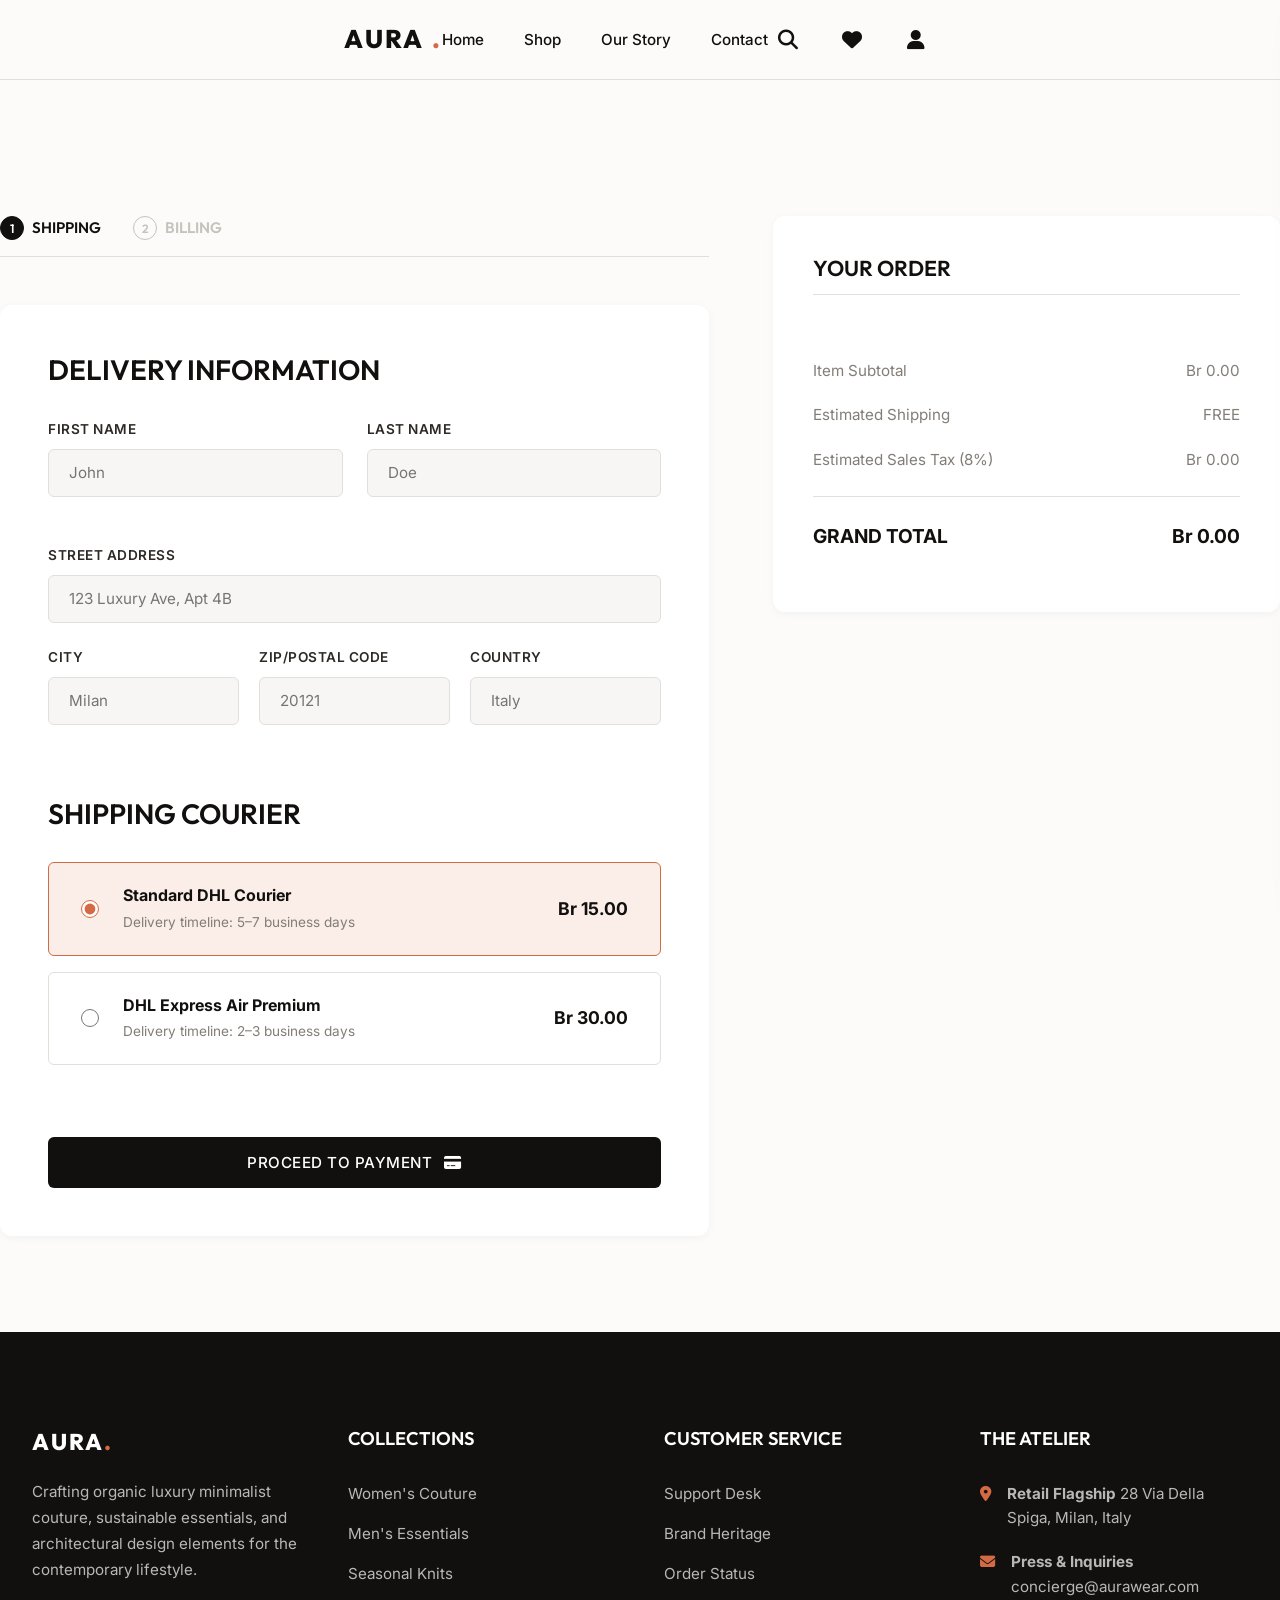
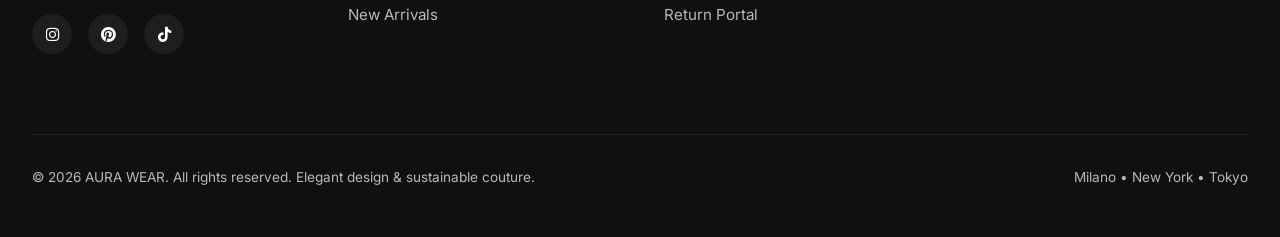
<file: Mini project 2/checkout.html>
<!DOCTYPE html>
<html lang="en">
<head>
  <meta charset="UTF-8">
  <meta name="viewport" content="width=device-width, initial-scale=1.0">
  <title>Secured Checkout | AURA WEAR Transaction Hub</title>
  <meta name="description" content="Complete your premium clothing order. Secured encrypted multi-step checkout with instant delivery mapping.">
  
  <link rel="stylesheet" href="https://cdnjs.cloudflare.com/ajax/libs/font-awesome/6.4.0/css/all.min.css">
  <link rel="stylesheet" href="style.css">
</head>
<body>

  <!-- GLOBAL PREMIUM NAVBAR -->
  <nav class="navbar" id="navbar">
    <div class="container flex-between">
      <a href="index.html" class="navbar-brand">
        AURA<span>.</span>
      </a>
      
      <ul class="nav-menu" id="navMenu">
        <li><a href="index.html" class="nav-link">Home</a></li>
        <li><a href="shop.html" class="nav-link">Shop</a></li>
        <li><a href="about.html" class="nav-link">Our Story</a></li>
        <li><a href="contact.html" class="nav-link">Contact</a></li>
      </ul>

      <div class="navbar-actions">
        <a href="#" class="action-btn" id="searchToggle"><i class="fa-solid fa-magnifying-glass"></i></a>
        <a href="profile.html#paneFavorites" class="action-btn">
          <i class="fa-solid fa-heart"></i>
          <span class="badge-count" id="wishlistCount">0</span>
        </a>
        <a href="#" class="action-btn" id="cartToggle">
          <i class="fa-solid fa-bag-shopping"></i>
          <span class="badge-count" id="cartCount">0</span>
        </a>
        <a href="profile.html" class="action-btn navbar-user-btn"><i class="fa-solid fa-user"></i></a>
        <div class="menu-toggle" id="menuToggle"><i class="fa-solid fa-bars"></i></div>
      </div>
    </div>
  </nav>

  <!-- SEARCH OVERLAY -->
  <div class="search-overlay" id="searchOverlay">
    <div class="search-overlay-close" id="closeSearch"><i class="fa-solid fa-xmark"></i></div>
    <div class="search-container">
      <h2>SEARCH THE CATALOG</h2>
      <div class="search-input-group">
        <input type="text" id="globalSearchInput" placeholder="Type keyword and press Enter..." autocomplete="off">
        <i class="fa-solid fa-magnifying-glass"></i>
      </div>
    </div>
  </div>

  <!-- SLIDE-OUT SIDEBAR CART -->
  <div class="cart-sidebar" id="cartSidebar">
    <div class="cart-sidebar-header">
      <h3>YOUR CART</h3>
      <div class="close-cart-btn" id="closeCart"><i class="fa-solid fa-xmark"></i></div>
    </div>
    <div class="cart-sidebar-body" id="sidebarCartItems"></div>
    <div class="cart-sidebar-footer">
      <div class="cart-total-row">
        <span>SUBTOTAL</span>
        <span id="sidebarCartTotal">Br 0.00</span>
      </div>
      <div class="cart-sidebar-actions">
        <a href="cart.html" class="btn btn-secondary">VIEW CART</a>
        <a href="checkout.html" class="btn btn-primary">CHECKOUT NOW</a>
      </div>
    </div>
  </div>

  <!-- BLUR BACKDROP OVERLAY -->
  <div class="overlay" id="sidebarOverlay"></div>

  <!-- MAIN CHECKOUT SECTION -->
  <main class="container section-padding">
    
    <!-- RECEIPT / ORDER PLACED VIEW (Initially Hidden) -->
    <div id="receiptPane" style="display:none; animation: fadeInUp 0.6s ease;">
      <div class="receipt-box">
        <div class="receipt-icon">
          <!-- Elegant animated green check SVG -->
          <svg width="60" height="60" viewBox="0 0 60 60" fill="none" xmlns="http://www.w3.org/2000/svg">
            <circle cx="30" cy="30" r="28" stroke="#3a8250" stroke-width="3" fill="#eef7f1"/>
            <path d="M20 30L27 37L40 22" stroke="#3a8250" stroke-width="4" stroke-linecap="round" stroke-linejoin="round"/>
          </svg>
        </div>
        <h2 class="receipt-title">ORDER TRANSACTION APPROVED</h2>
        <p class="receipt-subtitle">Thank you for choosing luxury couture. An invoice and tracking itinerary has been transmitted to <strong id="receiptEmail">customer@aurawear.com</strong></p>
        
        <div class="receipt-details-table">
          <div class="receipt-row">
            <span>Payment Status</span>
            <strong style="color:var(--success);">AUTHENTICATED (SSL Secured)</strong>
          </div>
          <div class="receipt-row">
            <span>Transaction ID</span>
            <strong id="receiptOrderNo">#AU-827461</strong>
          </div>
          <div class="receipt-row">
            <span>Est. Shipping Courier</span>
            <strong>Premium DHL Express (3-5 Days)</strong>
          </div>
          <div class="receipt-row" style="border-top:1px dashed var(--gray-100); padding-top:1rem; margin-top:0.5rem; font-size:1.15rem;">
            <span>Grand Total Paid</span>
            <strong id="receiptTotal">Br 0.00</strong>
          </div>
        </div>

        <div class="receipt-reward-widget">
          <i class="fa-solid fa-crown"></i>
          <h3 style="font-size:1.05rem; font-weight:700; margin-bottom:0.25rem;">AURA CLUB MEMBERSHIP POINTS</h3>
          <p style="font-size:0.85rem; color:var(--gray-500);" id="receiptPointsGained">+0 Aura Points gained on this order</p>
        </div>

        <div style="display:flex; gap:1rem; justify-content:center;">
          <button onclick="window.print()" class="btn btn-secondary"><i class="fa-solid fa-print"></i> PRINT RECEIPT</button>
          <a href="shop.html" class="btn btn-primary">RETURN TO SHOP</a>
        </div>
      </div>
    </div>

    <!-- ACTIVE CHECKOUT PANES -->
    <div class="checkout-layout">
      <!-- Steps Column Left -->
      <div id="checkoutStepsPane">
        <!-- Steps Navigator -->
        <nav class="checkout-steps-nav">
          <div class="step-node active" id="step1">
            <span>1</span> SHIPPING
          </div>
          <div class="step-node" id="step2">
            <span>2</span> BILLING
          </div>
        </nav>

        <!-- Pane 1: Shipping Form -->
        <div class="checkout-pane active" id="paneShipping">
          <h2>DELIVERY INFORMATION</h2>
          <form id="checkoutShippingForm" onsubmit="event.preventDefault(); goToStep(2);">
            <div class="grid-2" style="gap:1.5rem; margin-bottom:1.5rem;">
              <div class="form-group-custom">
                <label for="shippingFirstName">FIRST NAME</label>
                <input type="text" id="shippingFirstName" class="form-input-styled" required placeholder="John">
              </div>
              <div class="form-group-custom">
                <label for="shippingLastName">LAST NAME</label>
                <input type="text" id="shippingLastName" class="form-input-styled" required placeholder="Doe">
              </div>
            </div>

            <div class="form-group-custom" style="margin-bottom:1.5rem;">
              <label for="shippingAddress">STREET ADDRESS</label>
              <input type="text" id="shippingAddress" class="form-input-styled" required placeholder="123 Luxury Ave, Apt 4B">
            </div>

            <div class="grid-3" style="gap:1.25rem; margin-bottom:2.5rem;">
              <div class="form-group-custom">
                <label for="shippingCity">CITY</label>
                <input type="text" id="shippingCity" class="form-input-styled" required placeholder="Milan">
              </div>
              <div class="form-group-custom">
                <label for="shippingZip">ZIP/POSTAL CODE</label>
                <input type="text" id="shippingZip" class="form-input-styled" required placeholder="20121">
              </div>
              <div class="form-group-custom">
                <label for="shippingCountry">COUNTRY</label>
                <input type="text" id="shippingCountry" class="form-input-styled" required placeholder="Italy">
              </div>
            </div>

            <h2 style="margin-top:3rem;">SHIPPING COURIER</h2>
            <div class="shipping-options-grid">
              <!-- Option 1 -->
              <div class="shipping-option-card active" data-cost="15">
                <input type="radio" name="shipping_method" checked id="methodStandard">
                <div class="shipping-option-details">
                  <strong>Standard DHL Courier</strong>
                  <span>Delivery timeline: 5–7 business days</span>
                </div>
                <div class="shipping-option-price">Br 15.00</div>
              </div>
              <!-- Option 2 -->
              <div class="shipping-option-card" data-cost="30">
                <input type="radio" name="shipping_method" id="methodExpress">
                <div class="shipping-option-details">
                  <strong>DHL Express Air Premium</strong>
                  <span>Delivery timeline: 2–3 business days</span>
                </div>
                <div class="shipping-option-price">Br 30.00</div>
              </div>
            </div>

            <button type="submit" class="btn btn-primary" style="width:100%; margin-top:2.5rem;">PROCEED TO PAYMENT <i class="fa-solid fa-credit-card"></i></button>
          </form>
        </div>

        <!-- Pane 2: Payment Billing -->
        <div class="checkout-pane" id="panePayment">
          <h2>SECURED CREDIT CARD</h2>
          
          <!-- 3D FLIPPING CREDIT CARD MOCKUP -->
          <div class="cc-container">
            <div class="cc-card" id="ccCard">
              <!-- Front Side -->
              <div class="cc-front">
                <div class="flex-between">
                  <div class="cc-chip"></div>
                  <div class="cc-logo">AURA<span>.</span></div>
                </div>
                <div class="cc-number" id="ccDisplayNum">•••• •••• •••• ••••</div>
                <div class="cc-bottom-row">
                  <div>
                    <div style="font-size:0.55rem; opacity:0.75; margin-bottom:0.15rem;">Cardholder</div>
                    <div class="cc-holder-name" id="ccDisplayName">CARDHOLDER NAME</div>
                  </div>
                  <div>
                    <div style="font-size:0.55rem; opacity:0.75; margin-bottom:0.15rem;">Expires</div>
                    <div class="cc-holder-name" id="ccDisplayExpiry">MM/YY</div>
                  </div>
                </div>
              </div>
              <!-- Back Side -->
              <div class="cc-back">
                <div class="cc-magnetic-strip"></div>
                <div class="cc-sig-bar">
                  <span id="ccDisplayCvv">•••</span>
                </div>
                <div class="cc-sig-text">Authorized Signature • Not Transferable</div>
                <div style="padding: 1.5rem; text-align:right; font-size:0.75rem; opacity:0.6;">AURA WEAR ATELIER MILANO</div>
              </div>
            </div>
          </div>

          <!-- Payment Form -->
          <form id="checkoutPaymentForm">
            <div class="form-group-custom" style="margin-bottom:1.5rem;">
              <label for="billingEmail">RECEIPT NOTIFICATION EMAIL</label>
              <input type="email" id="billingEmail" class="form-input-styled" required placeholder="customer@aurawear.com">
            </div>

            <div class="form-group-custom" style="margin-bottom:1.5rem;">
              <label for="ccNameInput">NAME ON CREDIT CARD</label>
              <input type="text" id="ccNameInput" class="form-input-styled" required placeholder="JOHN DOE" autocomplete="off">
            </div>

            <div class="form-group-custom" style="margin-bottom:1.5rem;">
              <label for="ccNumberInput">CREDIT CARD NUMBER</label>
              <input type="text" id="ccNumberInput" class="form-input-styled" required placeholder="4111 2222 3333 4444" maxlength="19" autocomplete="off">
            </div>

            <div class="grid-2" style="gap:1.5rem; margin-bottom:2.5rem;">
              <div class="form-group-custom">
                <label for="ccExpiryInput">EXPIRY DATE</label>
                <input type="text" id="ccExpiryInput" class="form-input-styled" required placeholder="MM/YY" maxlength="5" autocomplete="off">
              </div>
              <div class="form-group-custom">
                <label for="ccCvvInput">SECURITY CODE (CVV)</label>
                <input type="password" id="ccCvvInput" class="form-input-styled" required placeholder="•••" maxlength="3" autocomplete="off">
              </div>
            </div>

            <div style="display:flex; gap:1.5rem;">
              <button type="button" class="btn btn-secondary" onclick="goToStep(1)">BACK TO SHIPPING</button>
              <button type="submit" class="btn btn-accent" style="flex:1;">TRANSMIT SECURE ORDER (Br) <i class="fa-solid fa-lock"></i></button>
            </div>
          </form>
        </div>
      </div>

      <!-- Right Column: Order Summary Column -->
      <div class="order-summary-card" id="checkoutSummaryColumn">
        <h3>YOUR ORDER</h3>
        
        <div id="checkoutSummaryItems" style="display:flex; flex-direction:column; gap:1rem; margin-bottom:2rem; max-height: 250px; overflow-y: auto;">
          <!-- Inline listed items pop. by script.js -->
        </div>

        <div class="summary-row">
          <span>Item Subtotal</span>
          <span id="checkoutSubtotal">Br 0.00</span>
        </div>
        <div class="summary-row" id="checkoutDiscountRow" style="display:none; color: var(--success); font-weight: 600;">
          <span>Promotional Discount</span>
          <span id="checkoutDiscount">-Br 0.00</span>
        </div>
        <div class="summary-row">
          <span>Estimated Shipping</span>
          <span id="checkoutShipping">Br 0.00</span>
        </div>
        <div class="summary-row">
          <span>Estimated Sales Tax (8%)</span>
          <span id="checkoutTax">Br 0.00</span>
        </div>
        
        <div class="summary-row total-row">
          <span>GRAND TOTAL</span>
          <span id="checkoutTotal">Br 0.00</span>
        </div>
      </div>
    </div>
  </main>

  <!-- BRAND PREMIUM FOOTER -->
  <footer class="footer">
    <div class="container">
      <div class="grid-4" style="gap: 3rem;">
        <div>
          <div class="footer-brand">
            <h2>AURA<span>.</span></h2>
          </div>
          <p class="footer-desc">Crafting organic luxury minimalist couture, sustainable essentials, and architectural design elements for the contemporary lifestyle.</p>
          <div class="social-links">
            <a href="#" class="social-icon"><i class="fa-brands fa-instagram"></i></a>
            <a href="#" class="social-icon"><i class="fa-brands fa-pinterest"></i></a>
            <a href="#" class="social-icon"><i class="fa-brands fa-tiktok"></i></a>
          </div>
        </div>
        
        <div>
          <h3 class="footer-heading">COLLECTIONS</h3>
          <ul class="footer-links">
            <li><a href="shop.html">Women's Couture</a></li>
            <li><a href="shop.html">Men's Essentials</a></li>
            <li><a href="shop.html">Seasonal Knits</a></li>
            <li><a href="shop.html">New Arrivals</a></li>
          </ul>
        </div>

        <div>
          <h3 class="footer-heading">CUSTOMER SERVICE</h3>
          <ul class="footer-links">
            <li><a href="contact.html">Support Desk</a></li>
            <li><a href="about.html">Brand Heritage</a></li>
            <li><a href="profile.html">Order Status</a></li>
            <li><a href="contact.html">Return Portal</a></li>
          </ul>
        </div>

        <div>
          <h3 class="footer-heading">THE ATELIER</h3>
          <div class="footer-contact-item">
            <i class="fa-solid fa-location-dot"></i>
            <div>
              <strong>Retail Flagship</strong>
              28 Via Della Spiga, Milan, Italy
            </div>
          </div>
          <div class="footer-contact-item">
            <i class="fa-solid fa-envelope"></i>
            <div>
              <strong>Press & Inquiries</strong>
              concierge@aurawear.com
            </div>
          </div>
        </div>
      </div>
      
      <div class="footer-bottom">
        <p>&copy; 2026 AURA WEAR. All rights reserved. Elegant design & sustainable couture.</p>
        <p>Milano &bull; New York &bull; Tokyo</p>
      </div>
    </div>
  </footer>

  <script src="script.js"></script>
</body>
</html>
</file>
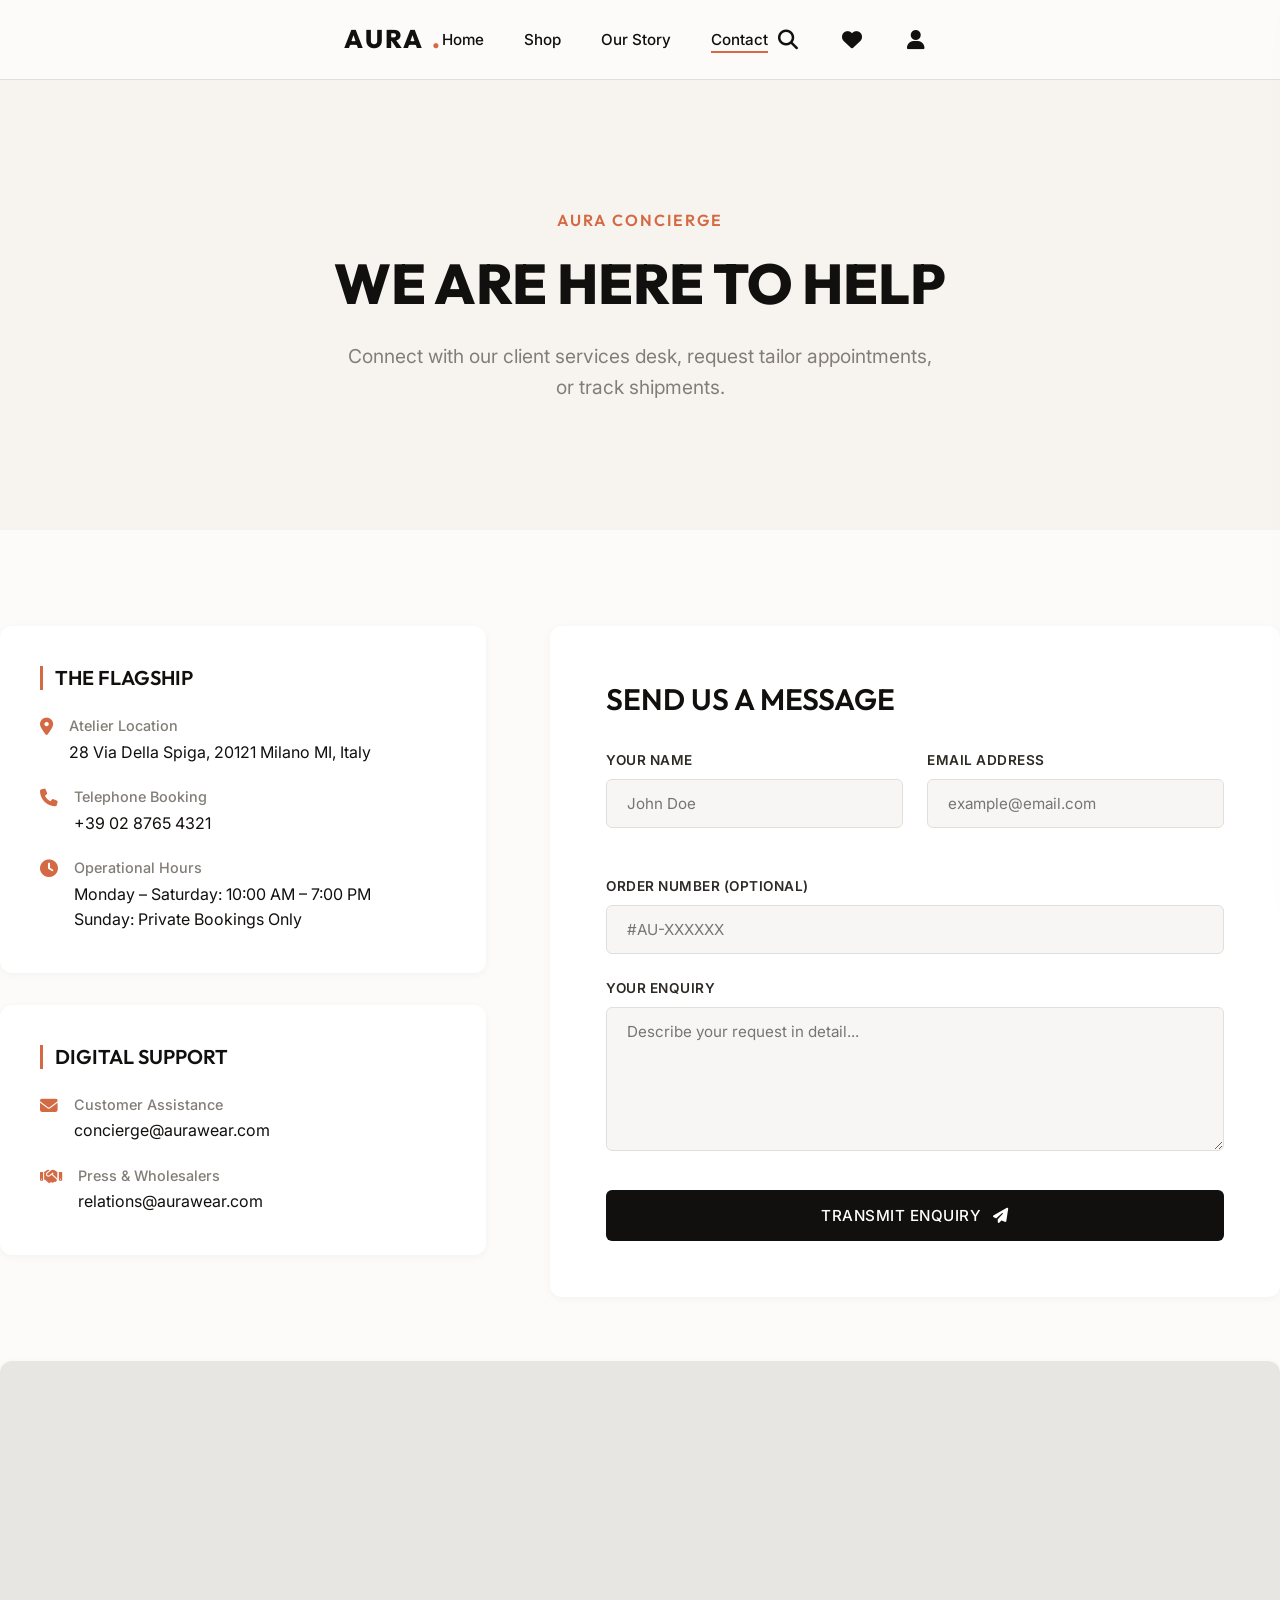
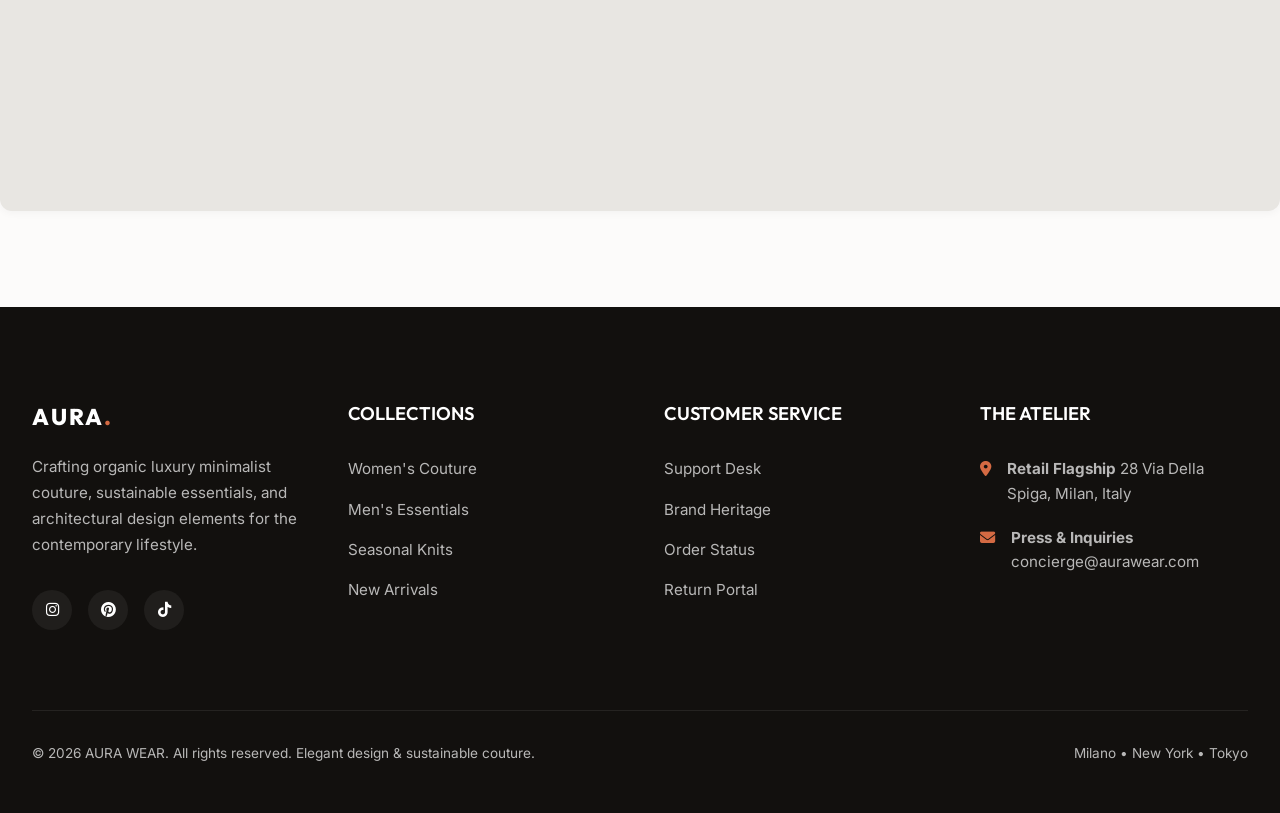
<file: Mini project 2/contact.html>
<!DOCTYPE html>
<html lang="en">
<head>
  <meta charset="UTF-8">
  <meta name="viewport" content="width=device-width, initial-scale=1.0">
  <title>Contact Us | AURA WEAR Concierge & Support</title>
  <meta name="description" content="Reach the AURA WEAR concierge. Connect with our Milan design flagship, customer support desk, press department, or retail showroom.">
  
  <link rel="stylesheet" href="https://cdnjs.cloudflare.com/ajax/libs/font-awesome/6.4.0/css/all.min.css">
  <link rel="stylesheet" href="style.css">
</head>
<body>

  <!-- GLOBAL PREMIUM NAVBAR -->
  <nav class="navbar" id="navbar">
    <div class="container flex-between">
      <a href="index.html" class="navbar-brand">
        AURA<span>.</span>
      </a>
      
      <ul class="nav-menu" id="navMenu">
        <li><a href="index.html" class="nav-link">Home</a></li>
        <li><a href="shop.html" class="nav-link">Shop</a></li>
        <li><a href="about.html" class="nav-link">Our Story</a></li>
        <li><a href="contact.html" class="nav-link active">Contact</a></li>
      </ul>

      <div class="navbar-actions">
        <a href="#" class="action-btn" id="searchToggle"><i class="fa-solid fa-magnifying-glass"></i></a>
        <a href="profile.html#paneFavorites" class="action-btn">
          <i class="fa-solid fa-heart"></i>
          <span class="badge-count" id="wishlistCount">0</span>
        </a>
        <a href="#" class="action-btn" id="cartToggle">
          <i class="fa-solid fa-bag-shopping"></i>
          <span class="badge-count" id="cartCount">0</span>
        </a>
        <a href="profile.html" class="action-btn navbar-user-btn"><i class="fa-solid fa-user"></i></a>
        <div class="menu-toggle" id="menuToggle"><i class="fa-solid fa-bars"></i></div>
      </div>
    </div>
  </nav>

  <!-- SEARCH OVERLAY -->
  <div class="search-overlay" id="searchOverlay">
    <div class="search-overlay-close" id="closeSearch"><i class="fa-solid fa-xmark"></i></div>
    <div class="search-container">
      <h2>SEARCH THE CATALOG</h2>
      <div class="search-input-group">
        <input type="text" id="globalSearchInput" placeholder="Type keyword and press Enter..." autocomplete="off">
        <i class="fa-solid fa-magnifying-glass"></i>
      </div>
    </div>
  </div>

  <!-- SLIDE-OUT SIDEBAR CART -->
  <div class="cart-sidebar" id="cartSidebar">
    <div class="cart-sidebar-header">
      <h3>YOUR CART</h3>
      <div class="close-cart-btn" id="closeCart"><i class="fa-solid fa-xmark"></i></div>
    </div>
    <div class="cart-sidebar-body" id="sidebarCartItems"></div>
    <div class="cart-sidebar-footer">
      <div class="cart-total-row">
        <span>SUBTOTAL</span>
        <span id="sidebarCartTotal">Br 0.00</span>
      </div>
      <div class="cart-sidebar-actions">
        <a href="cart.html" class="btn btn-secondary">VIEW CART</a>
        <a href="checkout.html" class="btn btn-primary">CHECKOUT NOW</a>
      </div>
    </div>
  </div>

  <!-- BLUR BACKDROP OVERLAY -->
  <div class="overlay" id="sidebarOverlay"></div>

  <!-- EDITORIAL HERO -->
  <header class="editorial-hero">
    <div class="container">
      <span class="editorial-label">AURA CONCIERGE</span>
      <h1>WE ARE HERE TO HELP</h1>
      <p>Connect with our client services desk, request tailor appointments, or track shipments.</p>
    </div>
  </header>

  <main class="container section-padding">
    <div class="contact-grid">
      <!-- Info Sidebar -->
      <div class="contact-card-sidebar">
        <!-- Box 1 -->
        <div class="contact-detail-box">
          <h3>THE FLAGSHIP</h3>
          <ul class="contact-detail-list">
            <li class="contact-item">
              <i class="fa-solid fa-location-dot"></i>
              <div>
                <strong>Atelier Location</strong>
                28 Via Della Spiga, 20121 Milano MI, Italy
              </div>
            </li>
            <li class="contact-item">
              <i class="fa-solid fa-phone"></i>
              <div>
                <strong>Telephone Booking</strong>
                +39 02 8765 4321
              </div>
            </li>
            <li class="contact-item">
              <i class="fa-solid fa-clock"></i>
              <div>
                <strong>Operational Hours</strong>
                Monday – Saturday: 10:00 AM – 7:00 PM<br>
                Sunday: Private Bookings Only
              </div>
            </li>
          </ul>
        </div>
        <!-- Box 2 -->
        <div class="contact-detail-box">
          <h3>DIGITAL SUPPORT</h3>
          <ul class="contact-detail-list">
            <li class="contact-item">
              <i class="fa-solid fa-envelope"></i>
              <div>
                <strong>Customer Assistance</strong>
                concierge@aurawear.com
              </div>
            </li>
            <li class="contact-item">
              <i class="fa-solid fa-handshake"></i>
              <div>
                <strong>Press & Wholesalers</strong>
                relations@aurawear.com
              </div>
            </li>
          </ul>
        </div>
      </div>

      <!-- Contact Form -->
      <div class="contact-form-card">
        <h2>SEND US A MESSAGE</h2>
        <form id="contactForm">
          <div class="grid-2" style="gap: 1.5rem; margin-bottom: 1.5rem;">
            <div class="form-group-custom">
              <label for="contactName">YOUR NAME</label>
              <input type="text" id="contactName" class="form-input-styled" required placeholder="John Doe">
            </div>
            <div class="form-group-custom">
              <label for="contactEmail">EMAIL ADDRESS</label>
              <input type="email" id="contactEmail" class="form-input-styled" required placeholder="example@email.com">
            </div>
          </div>
          
          <div class="form-group-custom">
            <label for="contactOrder">ORDER NUMBER (OPTIONAL)</label>
            <input type="text" id="contactOrder" class="form-input-styled" placeholder="#AU-XXXXXX">
          </div>

          <div class="form-group-custom" style="margin-bottom: 2rem;">
            <label for="contactMsg">YOUR ENQUIRY</label>
            <textarea id="contactMsg" class="form-input-styled" rows="6" required placeholder="Describe your request in detail..."></textarea>
          </div>

          <button type="submit" class="btn btn-primary w-100-mt-1" style="width: 100%;">TRANSMIT ENQUIRY <i class="fa-solid fa-paper-plane"></i></button>
        </form>
      </div>
    </div>

    <!-- MAP INTERACTIVE PLACEHOLDER -->
    <div class="map-placeholder-frame">
      <iframe src="https://www.google.com/maps/embed?pb=!1m18!1m12!1m3!1d2797.747970712959!2d9.195029376916538!3d45.474880532724495!2m3!1f0!2f0!3f0!3m2!1i1024!2i768!4f13.1!3m3!1m2!1s0x4786c6b840134f59%3A0xe54e60ea91054dfc!2sVia%20della%20Spiga%2C%20Milano%20MI%2C%20Italy!5e0!3m2!1sen!2sus!4v1716382000000!5m2!1sen!2sus" allowfullscreen="" loading="lazy" referrerpolicy="no-referrer-when-downgrade"></iframe>
    </div>
  </main>

  <!-- BRAND PREMIUM FOOTER -->
  <footer class="footer">
    <div class="container">
      <div class="grid-4" style="gap: 3rem;">
        <div>
          <div class="footer-brand">
            <h2>AURA<span>.</span></h2>
          </div>
          <p class="footer-desc">Crafting organic luxury minimalist couture, sustainable essentials, and architectural design elements for the contemporary lifestyle.</p>
          <div class="social-links">
            <a href="#" class="social-icon"><i class="fa-brands fa-instagram"></i></a>
            <a href="#" class="social-icon"><i class="fa-brands fa-pinterest"></i></a>
            <a href="#" class="social-icon"><i class="fa-brands fa-tiktok"></i></a>
          </div>
        </div>
        
        <div>
          <h3 class="footer-heading">COLLECTIONS</h3>
          <ul class="footer-links">
            <li><a href="shop.html">Women's Couture</a></li>
            <li><a href="shop.html">Men's Essentials</a></li>
            <li><a href="shop.html">Seasonal Knits</a></li>
            <li><a href="shop.html">New Arrivals</a></li>
          </ul>
        </div>

        <div>
          <h3 class="footer-heading">CUSTOMER SERVICE</h3>
          <ul class="footer-links">
            <li><a href="contact.html">Support Desk</a></li>
            <li><a href="about.html">Brand Heritage</a></li>
            <li><a href="profile.html">Order Status</a></li>
            <li><a href="contact.html">Return Portal</a></li>
          </ul>
        </div>

        <div>
          <h3 class="footer-heading">THE ATELIER</h3>
          <div class="footer-contact-item">
            <i class="fa-solid fa-location-dot"></i>
            <div>
              <strong>Retail Flagship</strong>
              28 Via Della Spiga, Milan, Italy
            </div>
          </div>
          <div class="footer-contact-item">
            <i class="fa-solid fa-envelope"></i>
            <div>
              <strong>Press & Inquiries</strong>
              concierge@aurawear.com
            </div>
          </div>
        </div>
      </div>
      
      <div class="footer-bottom">
        <p>&copy; 2026 AURA WEAR. All rights reserved. Elegant design & sustainable couture.</p>
        <p>Milano &bull; New York &bull; Tokyo</p>
      </div>
    </div>
  </footer>

  <script src="script.js"></script>
</body>
</html>
</file>
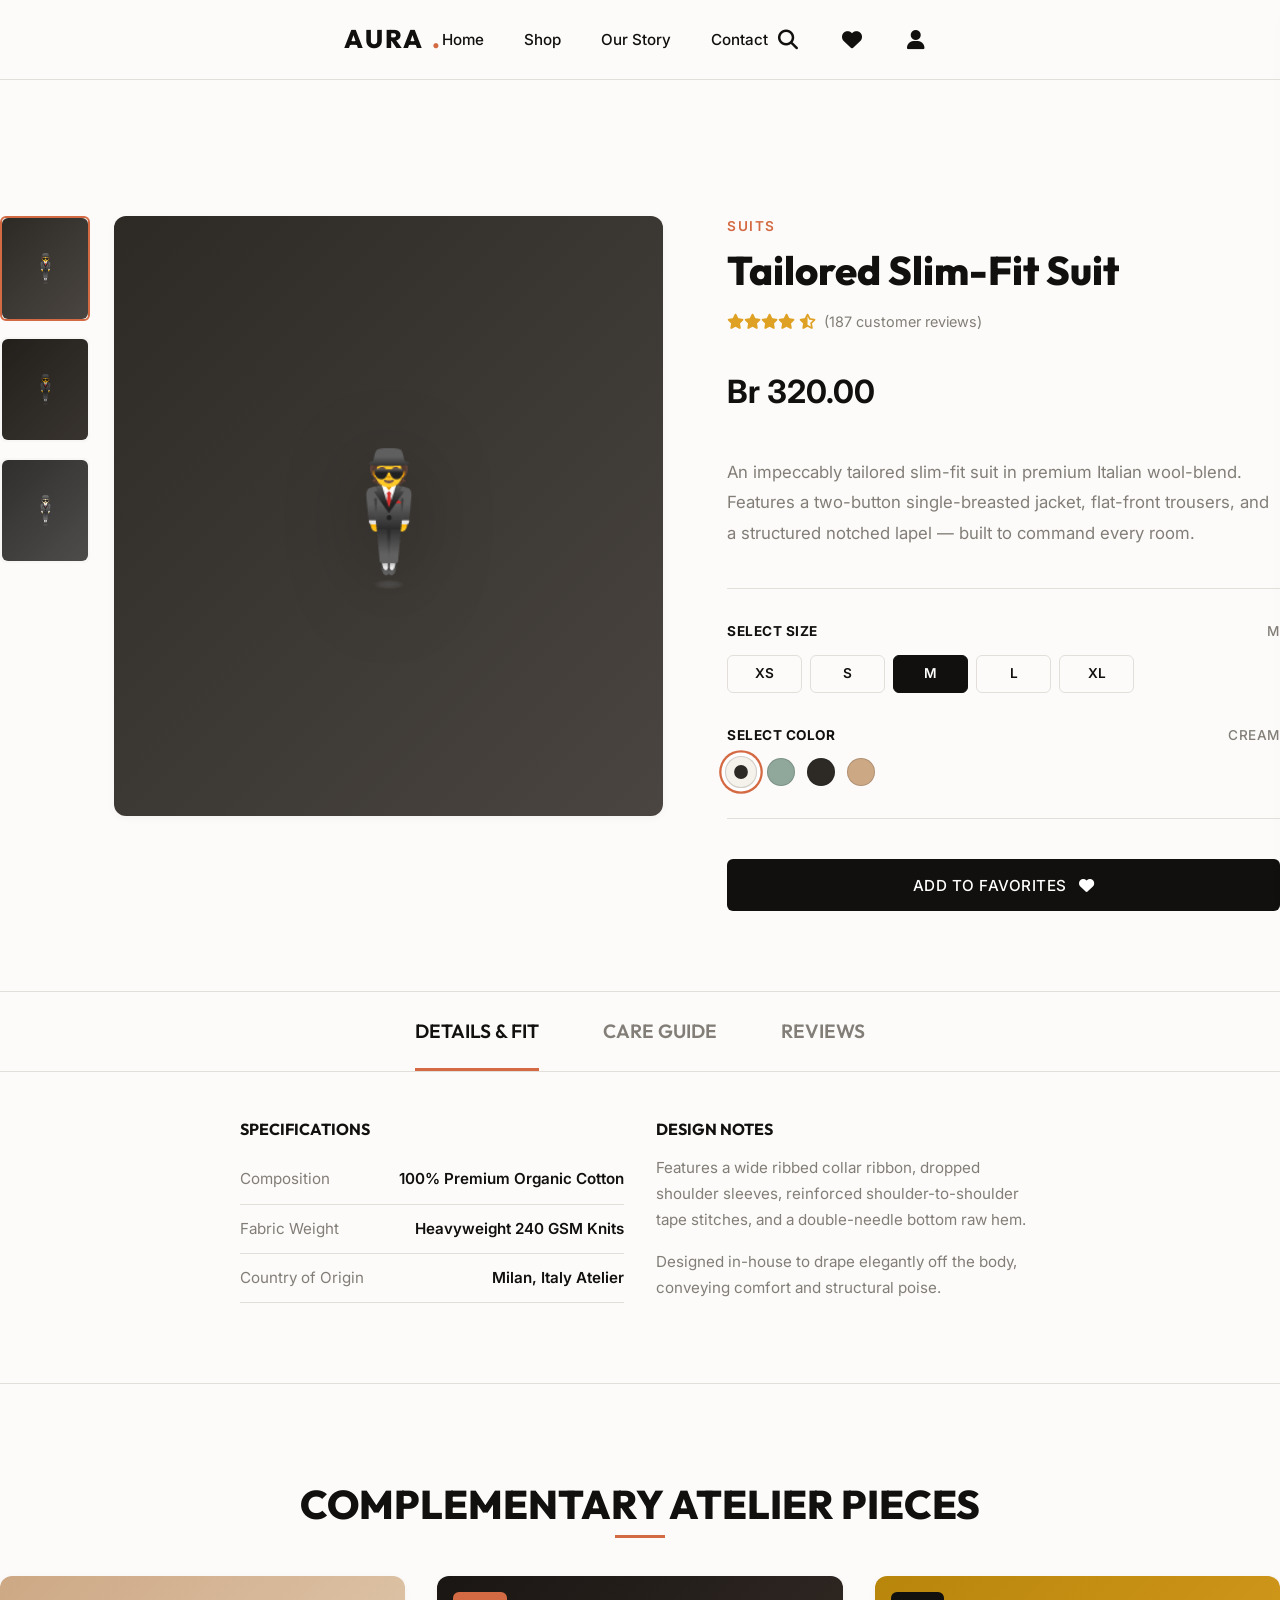
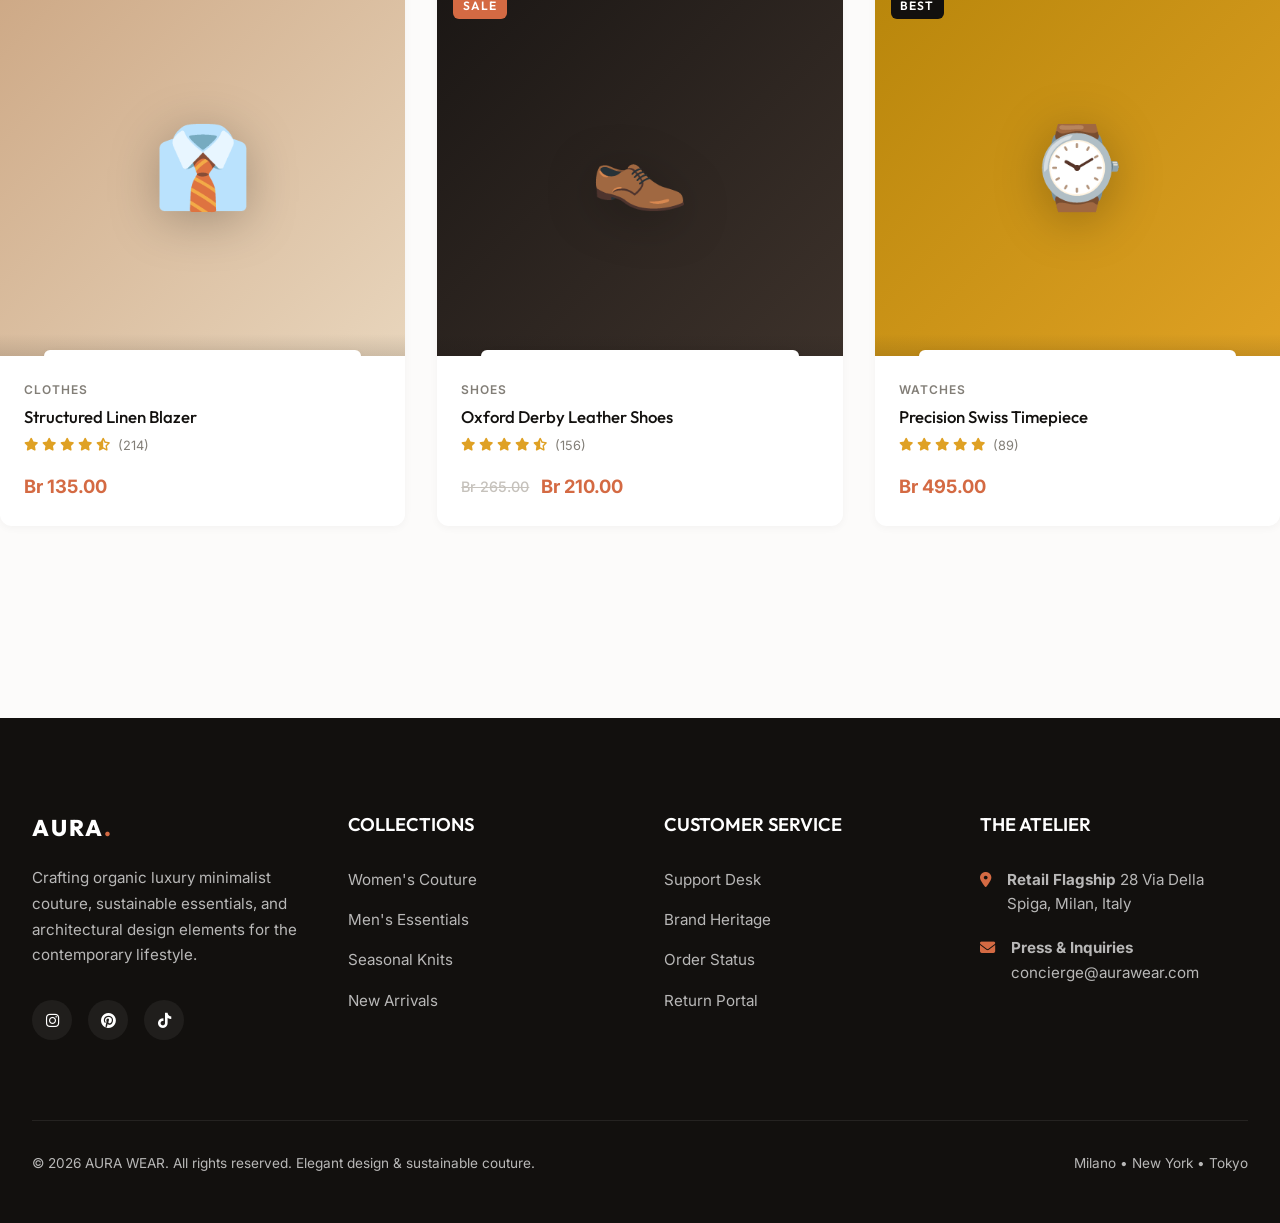
<file: Mini project 2/product-detail.html>
<!DOCTYPE html>
<html lang="en">
<head>
  <meta charset="UTF-8">
  <meta name="viewport" content="width=device-width, initial-scale=1.0">
  <title>Product Detail | AURA WEAR Signature Piece</title>
  <meta name="description" content="View product specifications, material details, and community reviews. Choose your favorite color and size combinations.">
  
  <link rel="stylesheet" href="https://cdnjs.cloudflare.com/ajax/libs/font-awesome/6.4.0/css/all.min.css">
  <link rel="stylesheet" href="style.css">
</head>
<body>

  <!-- GLOBAL PREMIUM NAVBAR -->
  <nav class="navbar" id="navbar">
    <div class="container flex-between">
      <a href="index.html" class="navbar-brand">
        AURA<span>.</span>
      </a>
      
      <ul class="nav-menu" id="navMenu">
        <li><a href="index.html" class="nav-link">Home</a></li>
        <li><a href="shop.html" class="nav-link">Shop</a></li>
        <li><a href="about.html" class="nav-link">Our Story</a></li>
        <li><a href="contact.html" class="nav-link">Contact</a></li>
      </ul>

      <div class="navbar-actions">
        <a href="#" class="action-btn" id="searchToggle"><i class="fa-solid fa-magnifying-glass"></i></a>
        <a href="profile.html#paneFavorites" class="action-btn">
          <i class="fa-solid fa-heart"></i>
          <span class="badge-count" id="wishlistCount">0</span>
        </a>
        <a href="#" class="action-btn" id="cartToggle">
          <i class="fa-solid fa-bag-shopping"></i>
          <span class="badge-count" id="cartCount">0</span>
        </a>
        <a href="profile.html" class="action-btn navbar-user-btn"><i class="fa-solid fa-user"></i></a>
        <div class="menu-toggle" id="menuToggle"><i class="fa-solid fa-bars"></i></div>
      </div>
    </div>
  </nav>

  <!-- SEARCH OVERLAY -->
  <div class="search-overlay" id="searchOverlay">
    <div class="search-overlay-close" id="closeSearch"><i class="fa-solid fa-xmark"></i></div>
    <div class="search-container">
      <h2>SEARCH THE CATALOG</h2>
      <div class="search-input-group">
        <input type="text" id="globalSearchInput" placeholder="Type keyword and press Enter..." autocomplete="off">
        <i class="fa-solid fa-magnifying-glass"></i>
      </div>
    </div>
  </div>

  <!-- SLIDE-OUT SIDEBAR CART -->
  <div class="cart-sidebar" id="cartSidebar">
    <div class="cart-sidebar-header">
      <h3>YOUR CART</h3>
      <div class="close-cart-btn" id="closeCart"><i class="fa-solid fa-xmark"></i></div>
    </div>
    <div class="cart-sidebar-body" id="sidebarCartItems"></div>
    <div class="cart-sidebar-footer">
      <div class="cart-total-row">
        <span>SUBTOTAL</span>
        <span id="sidebarCartTotal">Br 0.00</span>
      </div>
      <div class="cart-sidebar-actions">
        <a href="cart.html" class="btn btn-secondary">VIEW CART</a>
        <a href="checkout.html" class="btn btn-primary">CHECKOUT NOW</a>
      </div>
    </div>
  </div>

  <!-- BLUR BACKDROP OVERLAY -->
  <div class="overlay" id="sidebarOverlay"></div>

  <!-- PRODUCT SHOWCASE LAYOUT -->
  <main class="container section-padding">
    <div class="detail-layout">
      <!-- Gallery Column -->
      <div class="gallery-box">
        <div class="gallery-thumbs" id="detailThumbs">
          <!-- Populated by script.js -->
        </div>
        <div class="gallery-main" id="detailMainIconWrap" style="background: #f3f4f6;">
          <div class="detail-icon-panel-wrap">
            <span class="detail-main-emoji">🛍️</span>
          </div>
        </div>
      </div>

      <!-- Info Side Column -->
      <div class="detail-info-side">
        <span class="detail-brand-cat" id="detailCategory">Women</span>
        <h1 class="detail-title" id="detailTitle">Organic Oversized Tee</h1>
        
        <div class="detail-rating-row">
          <div class="detail-stars" id="detailStars">
            <!-- Dynamic stars -->
          </div>
          <span class="detail-reviews-num" id="detailReviewsNum">(124 reviews)</span>
        </div>

        <div class="detail-price-row" id="detailPrice">Br 0.00</div>
        
        <p class="detail-desc-snippet" id="detailSnippet">Loading description details...</p>

        <!-- Dynamic choices inputs -->
        <div class="detail-selection-box">
          <!-- Size Selector -->
          <div>
            <div class="detail-select-label">SELECT SIZE <span id="selectedSizeVal">M</span></div>
            <div class="size-selection-grid" style="grid-template-columns: repeat(5, 75px);">
              <div class="size-pill size-pill-detail" data-size="XS">XS</div>
              <div class="size-pill size-pill-detail" data-size="S">S</div>
              <div class="size-pill size-pill-detail active" data-size="M">M</div>
              <div class="size-pill size-pill-detail" data-size="L">L</div>
              <div class="size-pill size-pill-detail" data-size="XL">XL</div>
            </div>
          </div>

          <!-- Color Selector -->
          <div>
            <div class="detail-select-label">SELECT COLOR <span id="selectedColorVal">CREAM</span></div>
            <div class="color-swatches-grid">
              <div class="swatch swatch-cream swatch-detail active" data-color="cream"></div>
              <div class="swatch swatch-sage swatch-detail" data-color="sage"></div>
              <div class="swatch swatch-charcoal swatch-detail" data-color="charcoal"></div>
              <div class="swatch swatch-tan swatch-detail" data-color="tan"></div>
            </div>
          </div>
        </div>

        <!-- Quantity Adjuster & Main CTAs -->
        <div class="detail-action-row">
          <button class="btn btn-primary" id="detailAddToFavorites" style="width: 100%;">
            ADD TO FAVORITES <i class="fa-solid fa-heart"></i>
          </button>
        </div>
      </div>
    </div>

    <!-- TABS ACCORDION SPECIFICATIONS SECTION -->
    <section class="tabs-section">
      <ul class="tabs-nav">
        <li class="tab-nav-item active" data-tab="tabSpecs">DETAILS & FIT</li>
        <li class="tab-nav-item" data-tab="tabCare">CARE GUIDE</li>
        <li class="tab-nav-item" data-tab="tabReviews">REVIEWS</li>
      </ul>

      <!-- Pane 1: Specs -->
      <div class="tab-pane active" id="tabSpecs">
        <div style="display:grid; grid-template-columns: repeat(2, 1fr); gap: 2rem; max-width: 800px; margin: 0 auto;">
          <div>
            <h4 style="margin-bottom:1rem; font-weight:700;">SPECIFICATIONS</h4>
            <table style="width:100%; border-collapse:collapse; font-size:0.95rem;">
              <tr style="border-bottom:1px solid var(--gray-100);">
                <td style="padding: 0.75rem 0; color:var(--gray-500);">Composition</td>
                <td style="padding: 0.75rem 0; text-align:right; font-weight:600;">100% Premium Organic Cotton</td>
              </tr>
              <tr style="border-bottom:1px solid var(--gray-100);">
                <td style="padding: 0.75rem 0; color:var(--gray-500);">Fabric Weight</td>
                <td style="padding: 0.75rem 0; text-align:right; font-weight:600;">Heavyweight 240 GSM Knits</td>
              </tr>
              <tr style="border-bottom:1px solid var(--gray-100);">
                <td style="padding: 0.75rem 0; color:var(--gray-500);">Country of Origin</td>
                <td style="padding: 0.75rem 0; text-align:right; font-weight:600;">Milan, Italy Atelier</td>
              </tr>
            </table>
          </div>
          <div>
            <h4 style="margin-bottom:1rem; font-weight:700;">DESIGN NOTES</h4>
            <p style="color:var(--gray-500); font-size:0.95rem; line-height:1.7;">Features a wide ribbed collar ribbon, dropped shoulder sleeves, reinforced shoulder-to-shoulder tape stitches, and a double-needle bottom raw hem.</p>
            <p style="color:var(--gray-500); font-size:0.95rem; line-height:1.7; margin-top:1rem;">Designed in-house to drape elegantly off the body, conveying comfort and structural poise.</p>
          </div>
        </div>
      </div>

      <!-- Pane 2: Care -->
      <div class="tab-pane" id="tabCare">
        <div style="max-width:600px; margin:0 auto; font-size:0.95rem; color:var(--gray-500); line-height:1.8;">
          <h4 style="margin-bottom:1rem; font-weight:700; color:var(--primary);">LAUNDRY MATERIAL CARE</h4>
          <ul style="list-style:disc; padding-left:1.5rem; display:flex; flex-direction:column; gap:0.75rem;">
            <li>Machine wash cold with like delicate colors inside out to conserve fiber texture.</li>
            <li>Use non-chlorine mild liquid detergent to protect organic dyeing layers.</li>
            <li>Tumble dry low or dry flat naturally in open air out of direct solar heat.</li>
            <li>Warm iron setting on reverse side if fabric wrinkles appear.</li>
          </ul>
        </div>
      </div>

      <!-- Pane 3: Reviews -->
      <div class="tab-pane" id="tabReviews">
        <div class="reviews-summary">
          <div class="reviews-sum-card">
            <h2>4.9</h2>
            <div class="detail-stars" style="margin-bottom:0.5rem;"><i class="fa-solid fa-star"></i><i class="fa-solid fa-star"></i><i class="fa-solid fa-star"></i><i class="fa-solid fa-star"></i><i class="fa-solid fa-star"></i></div>
            <p style="font-size:0.85rem; color:var(--gray-500);">Outstanding Quality Metric</p>
          </div>
          <div class="reviews-list">
            <div class="review-item">
              <div class="review-header">
                <span class="review-author">Elena Rostova</span>
                <span class="review-stars"><i class="fa-solid fa-star"></i><i class="fa-solid fa-star"></i><i class="fa-solid fa-star"></i><i class="fa-solid fa-star"></i><i class="fa-solid fa-star"></i></span>
              </div>
              <p>The premium heavy structure of this fabric is absolutely incredible. It holds its geometric drape perfectly after washing. Standard luxury atelier grade.</p>
            </div>
            <div class="review-item">
              <div class="review-header">
                <span class="review-author">Marcello V.</span>
                <span class="review-stars"><i class="fa-solid fa-star"></i><i class="fa-solid fa-star"></i><i class="fa-solid fa-star"></i><i class="fa-solid fa-star"></i><i class="fa-solid fa-star-half-stroke"></i></span>
              </div>
              <p>Excellent organic feeling and perfect relaxed styling. Highly recommend checking sizing first as it runs comfortably oversized.</p>
            </div>
          </div>
        </div>
      </div>
    </section>

    <!-- RELATED SECTION -->
    <section class="section-padding" style="border-top:1.5px solid var(--gray-100); margin-top:5rem;">
      <div class="section-header" style="margin-bottom:3rem;">
        <h2>COMPLEMENTARY ATELIER PIECES</h2>
      </div>
      <div class="grid-3" id="relatedGrid">
        <!-- Dyn. mapped by script.js -->
      </div>
    </section>
  </main>

  <!-- BRAND PREMIUM FOOTER -->
  <footer class="footer">
    <div class="container">
      <div class="grid-4" style="gap: 3rem;">
        <div>
          <div class="footer-brand">
            <h2>AURA<span>.</span></h2>
          </div>
          <p class="footer-desc">Crafting organic luxury minimalist couture, sustainable essentials, and architectural design elements for the contemporary lifestyle.</p>
          <div class="social-links">
            <a href="#" class="social-icon"><i class="fa-brands fa-instagram"></i></a>
            <a href="#" class="social-icon"><i class="fa-brands fa-pinterest"></i></a>
            <a href="#" class="social-icon"><i class="fa-brands fa-tiktok"></i></a>
          </div>
        </div>
        
        <div>
          <h3 class="footer-heading">COLLECTIONS</h3>
          <ul class="footer-links">
            <li><a href="shop.html">Women's Couture</a></li>
            <li><a href="shop.html">Men's Essentials</a></li>
            <li><a href="shop.html">Seasonal Knits</a></li>
            <li><a href="shop.html">New Arrivals</a></li>
          </ul>
        </div>

        <div>
          <h3 class="footer-heading">CUSTOMER SERVICE</h3>
          <ul class="footer-links">
            <li><a href="contact.html">Support Desk</a></li>
            <li><a href="about.html">Brand Heritage</a></li>
            <li><a href="profile.html">Order Status</a></li>
            <li><a href="contact.html">Return Portal</a></li>
          </ul>
        </div>

        <div>
          <h3 class="footer-heading">THE ATELIER</h3>
          <div class="footer-contact-item">
            <i class="fa-solid fa-location-dot"></i>
            <div>
              <strong>Retail Flagship</strong>
              28 Via Della Spiga, Milan, Italy
            </div>
          </div>
          <div class="footer-contact-item">
            <i class="fa-solid fa-envelope"></i>
            <div>
              <strong>Press & Inquiries</strong>
              concierge@aurawear.com
            </div>
          </div>
        </div>
      </div>
      
      <div class="footer-bottom">
        <p>&copy; 2026 AURA WEAR. All rights reserved. Elegant design & sustainable couture.</p>
        <p>Milano &bull; New York &bull; Tokyo</p>
      </div>
    </div>
  </footer>

  <script src="script.js"></script>
</body>
</html>
</file>
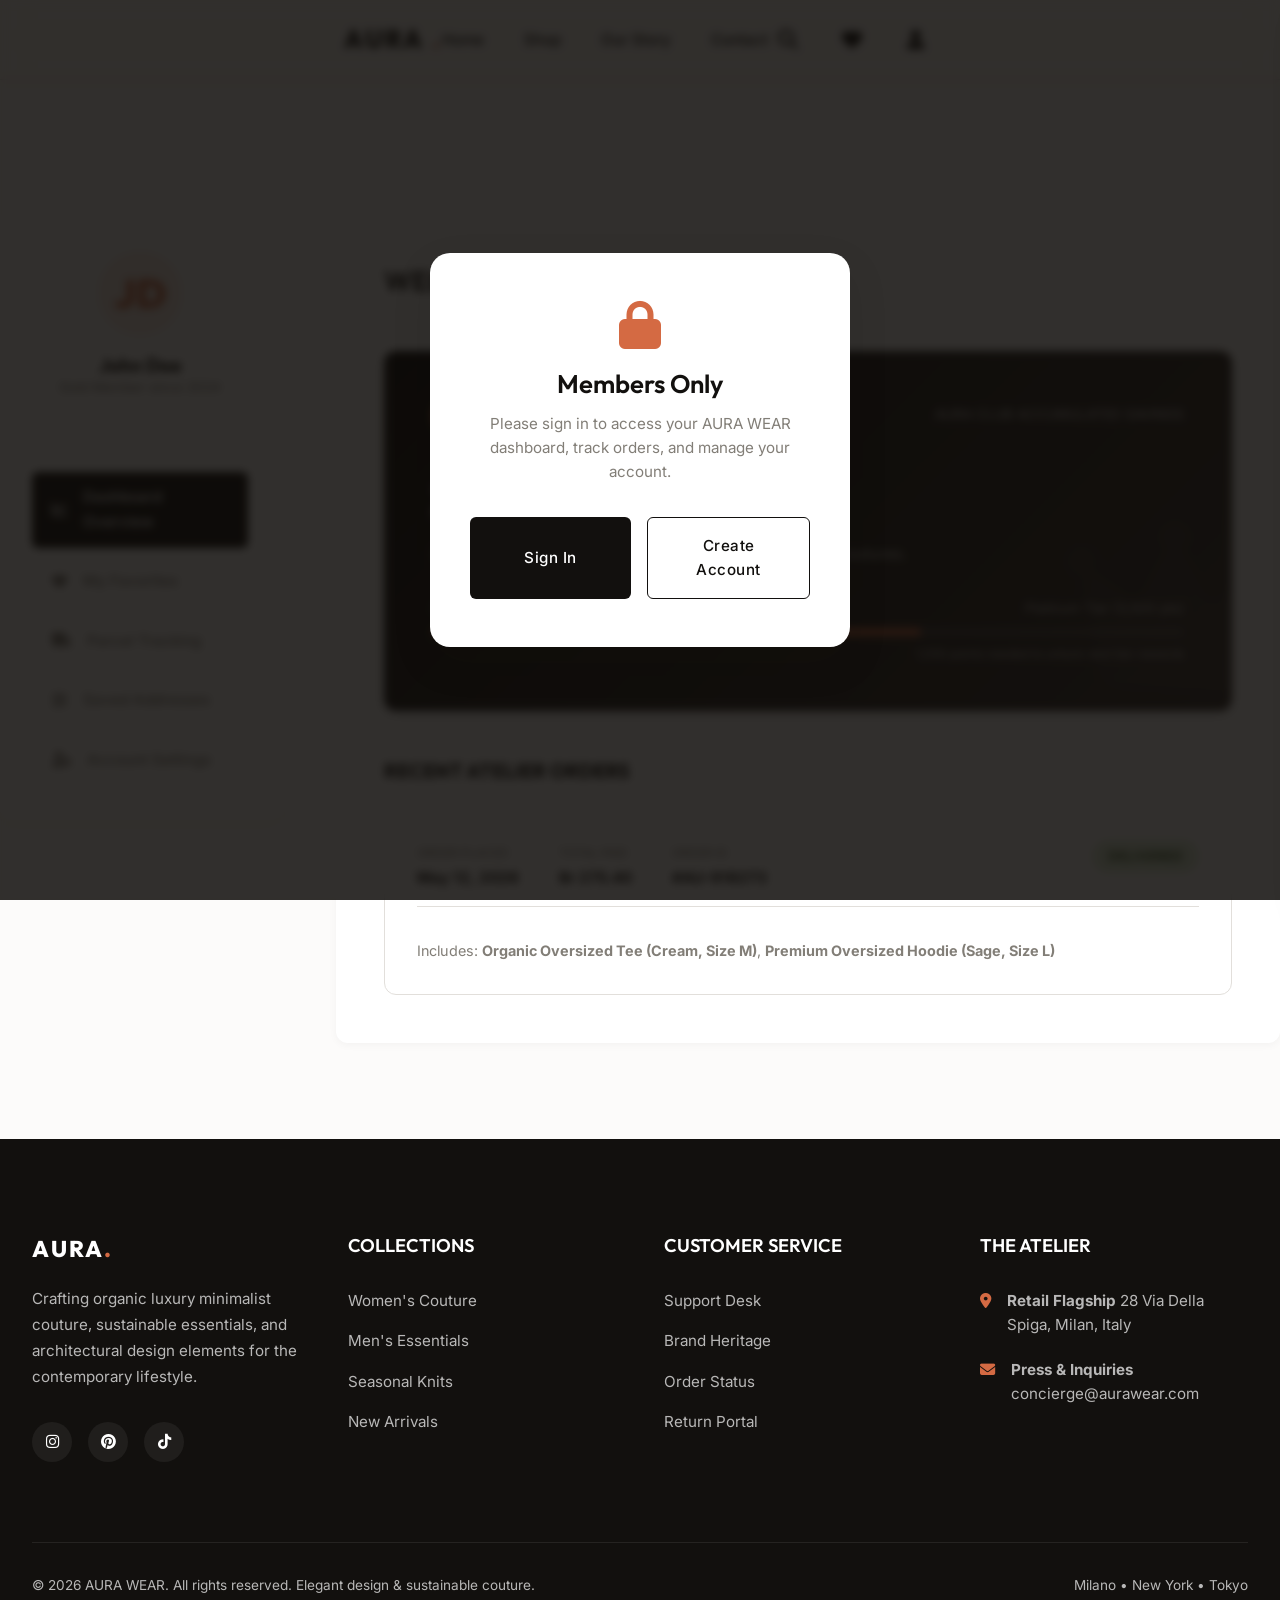
<file: Mini project 2/profile.html>
<!DOCTYPE html>
<html lang="en">
<head>
  <meta charset="UTF-8">
  <meta name="viewport" content="width=device-width, initial-scale=1.0">
  <title>Customer Dashboard | AURA WEAR Club Portal</title>
  <meta name="description" content="View your orders list, monitor active parcel tracking checkpoints, and check your VIP Aura points balances.">
  
  <link rel="stylesheet" href="https://cdnjs.cloudflare.com/ajax/libs/font-awesome/6.4.0/css/all.min.css">
  <link rel="stylesheet" href="style.css">
</head>
<body>

  <!-- GLOBAL PREMIUM NAVBAR -->
  <nav class="navbar" id="navbar">
    <div class="container flex-between">
      <a href="index.html" class="navbar-brand">
        AURA<span>.</span>
      </a>
      
      <ul class="nav-menu" id="navMenu">
        <li><a href="index.html" class="nav-link">Home</a></li>
        <li><a href="shop.html" class="nav-link">Shop</a></li>
        <li><a href="about.html" class="nav-link">Our Story</a></li>
        <li><a href="contact.html" class="nav-link">Contact</a></li>
      </ul>

      <div class="navbar-actions">
        <a href="#" class="action-btn" id="searchToggle"><i class="fa-solid fa-magnifying-glass"></i></a>
        <a href="profile.html#paneFavorites" class="action-btn">
          <i class="fa-solid fa-heart"></i>
          <span class="badge-count" id="wishlistCount">0</span>
        </a>
        <a href="#" class="action-btn" id="cartToggle">
          <i class="fa-solid fa-bag-shopping"></i>
          <span class="badge-count" id="cartCount">0</span>
        </a>
        <a href="profile.html" class="action-btn active navbar-user-btn"><i class="fa-solid fa-user"></i></a>
        <div class="menu-toggle" id="menuToggle"><i class="fa-solid fa-bars"></i></div>
      </div>
    </div>
  </nav>

  <!-- SEARCH OVERLAY -->
  <div class="search-overlay" id="searchOverlay">
    <div class="search-overlay-close" id="closeSearch"><i class="fa-solid fa-xmark"></i></div>
    <div class="search-container">
      <h2>SEARCH THE CATALOG</h2>
      <div class="search-input-group">
        <input type="text" id="globalSearchInput" placeholder="Type keyword and press Enter..." autocomplete="off">
        <i class="fa-solid fa-magnifying-glass"></i>
      </div>
    </div>
  </div>

  <!-- SLIDE-OUT SIDEBAR CART -->
  <div class="cart-sidebar" id="cartSidebar">
    <div class="cart-sidebar-header">
      <h3>YOUR CART</h3>
      <div class="close-cart-btn" id="closeCart"><i class="fa-solid fa-xmark"></i></div>
    </div>
    <div class="cart-sidebar-body" id="sidebarCartItems"></div>
    <div class="cart-sidebar-footer">
      <div class="cart-total-row">
        <span>SUBTOTAL</span>
        <span id="sidebarCartTotal">Br 0.00</span>
      </div>
      <div class="cart-sidebar-actions">
        <a href="cart.html" class="btn btn-secondary">VIEW CART</a>
        <a href="checkout.html" class="btn btn-primary">CHECKOUT NOW</a>
      </div>
    </div>
  </div>

  <!-- BLUR BACKDROP OVERLAY -->
  <div class="overlay" id="sidebarOverlay"></div>

  <!-- AUTH GATE OVERLAY (shown when not logged in) -->
  <div class="profile-gate" id="profileGate">
    <div class="profile-gate-card">
      <i class="fa-solid fa-lock gate-icon"></i>
      <h2>Members Only</h2>
      <p>Please sign in to access your AURA WEAR dashboard, track orders, and manage your account.</p>
      <div class="profile-gate-actions">
        <a href="auth.html" class="btn btn-primary">Sign In</a>
        <a href="auth.html?tab=signup" class="btn btn-secondary">Create Account</a>
      </div>
    </div>
  </div>

  <!-- MAIN PROFILE LAYOUT -->
  <main class="container section-padding">
    <!-- Dynamic greeting bar (populated by JS) -->
    <div id="profileGreeting"></div>
    <div class="profile-layout">
      <!-- Left Column: Navigation Sidebar -->
      <aside class="profile-nav-card">
        <div class="profile-nav-header">
          <div class="profile-avatar-circle">JD</div>
          <h3>John Doe</h3>
          <p>Gold Member since 2024</p>
        </div>
        <ul class="profile-menu-links">
          <li class="profile-menu-item active" data-pane="paneDashboard">
            <i class="fa-solid fa-chart-line"></i> Dashboard Overview
          </li>
          <li class="profile-menu-item" data-pane="paneFavorites">
            <i class="fa-solid fa-heart"></i> My Favorites
          </li>
          <li class="profile-menu-item" data-pane="paneTracking">
            <i class="fa-solid fa-truck"></i> Parcel Tracking
          </li>
          <li class="profile-menu-item" data-pane="paneSettings">
            <i class="fa-solid fa-sliders"></i> Saved Addresses
          </li>
          <li class="profile-menu-item" data-pane="paneAccountSettings">
            <i class="fa-solid fa-user-gear"></i> Account Settings
          </li>
        </ul>
      </aside>

      <!-- Right Column: Interactive Content Panes -->
      <section style="flex:1;">
        
        <!-- Pane 1: Dashboard Overview -->
        <div class="profile-pane active" id="paneDashboard">
          <h2 id="profileWelcomeHeading">WELCOME BACK</h2>
          
          <!-- VIP Loyalty tracker -->
          <div class="loyalty-widget">
            <div class="loyalty-widget-bg-art"><i class="fa-solid fa-crown"></i></div>
            <div class="loyalty-header-row">
              <span class="loyalty-tier-badge"><i class="fa-solid fa-gem"></i> GOLD VIP TIER</span>
              <span style="font-size:0.85rem; opacity:0.8;">AURA CLUB ACCUMULATED SAVINGS</span>
            </div>
            <div class="loyalty-pts-total">2,450</div>
            <p style="font-size:0.95rem; opacity:0.8;">Aesthetic reward points available to redeem on premium coutures.</p>
            
            <div class="loyalty-progress-row">
              <div class="loyalty-progress-labels">
                <span>Gold Tier (2,000 pts)</span>
                <span>Platinum Tier (3,500 pts)</span>
              </div>
              <div class="loyalty-progress-bar">
                <div class="loyalty-progress-fill"></div>
              </div>
              <p style="font-size:0.75rem; opacity:0.7; margin-top:0.5rem; text-align:right;">1,050 points needed to unlock next tier rewards</p>
            </div>
          </div>

          <!-- Recent Orders summary -->
          <h3 style="font-size:1.25rem; font-weight:700; margin-bottom:1.5rem;">RECENT ATELIER ORDERS</h3>
          <div class="order-history-list">
            <!-- Order 1 -->
            <div class="order-history-card">
              <div class="order-card-header">
                <div class="order-meta-info">
                  <div>
                    <span style="color:var(--gray-500); font-size:0.75rem; text-transform:uppercase;">Order Placed</span>
                    <strong>May 12, 2026</strong>
                  </div>
                  <div>
                    <span style="color:var(--gray-500); font-size:0.75rem; text-transform:uppercase;">Total Paid</span>
                    <strong>Br 275.40</strong>
                  </div>
                  <div>
                    <span style="color:var(--gray-500); font-size:0.75rem; text-transform:uppercase;">Order ID</span>
                    <strong>#AU-918273</strong>
                  </div>
                </div>
                <div class="order-card-status">DELIVERED</div>
              </div>
              <div style="font-size:0.9rem; color:var(--gray-500);">
                Includes: <strong>Organic Oversized Tee (Cream, Size M)</strong>, <strong>Premium Oversized Hoodie (Sage, Size L)</strong>
              </div>
            </div>
          </div>
        </div>

        <!-- Pane 2: Parcel Tracking -->
        <div class="profile-pane" id="paneTracking">
          <h2>PARCEL ITINERARY TRACKER</h2>
          
          <div class="order-history-card" style="margin-top:2.5rem;">
            <div class="order-card-header">
              <div class="order-meta-info">
                <div>
                  <span style="color:var(--gray-500); font-size:0.75rem; text-transform:uppercase;">Order ID</span>
                  <strong>#AU-947264</strong>
                </div>
                <div>
                  <span style="color:var(--gray-500); font-size:0.75rem; text-transform:uppercase;">Courier Carrier</span>
                  <strong>DHL Express Air</strong>
                </div>
                <div>
                  <span style="color:var(--gray-500); font-size:0.75rem; text-transform:uppercase;">Est. Arrival</span>
                  <strong>May 25, 2026 (In 3 Days)</strong>
                </div>
              </div>
              <div class="order-card-status" style="background-color:var(--accent-light); color:var(--accent);">IN TRANSIT</div>
            </div>

            <!-- Tracker Timeline Progress nodes -->
            <div class="order-timeline-tracker">
              <div class="order-timeline-progress-fill"></div>
              
              <!-- Step 1 -->
              <div class="timeline-step-node complete">
                <div class="timeline-step-circle"><i class="fa-solid fa-check"></i></div>
                <div class="timeline-step-label">Order Placed</div>
              </div>
              <!-- Step 2 -->
              <div class="timeline-step-node complete">
                <div class="timeline-step-circle"><i class="fa-solid fa-check"></i></div>
                <div class="timeline-step-label">Processing</div>
              </div>
              <!-- Step 3 -->
              <div class="timeline-step-node active">
                <div class="timeline-step-circle"><i class="fa-solid fa-truck"></i></div>
                <div class="timeline-step-label">Shipped (DHL)</div>
              </div>
              <!-- Step 4 -->
              <div class="timeline-step-node">
                <div class="timeline-step-circle"><i class="fa-solid fa-house"></i></div>
                <div class="timeline-step-label">Delivered</div>
              </div>
            </div>

            <div style="background-color:var(--surface-muted); padding:1.5rem; border-radius:var(--radius-sm); margin-top:2rem; font-size:0.9rem; line-height:1.7;">
              <strong style="display:block; margin-bottom:0.5rem; color:var(--primary);"><i class="fa-solid fa-circle-info"></i> LATEST CHECKPOINT REPORT</strong>
              <span style="color:var(--gray-500);">Shipment arrived at DHL Sort Facility in Leipzig, Germany. In transit to destination hub in London.</span>
            </div>
          </div>
        </div>

        <!-- Pane 3: Saved Addresses -->
        <div class="profile-pane" id="paneSettings">
          <h2>SAVED ADDRESS DIRECTORY</h2>
          
          <div class="grid-2" style="gap:2rem; margin-top:2.5rem;">
            <!-- Address Card 1 -->
            <div style="border:1.5px solid var(--gray-100); padding:2rem; border-radius:var(--radius-sm); position:relative;">
              <span style="position:absolute; top:1rem; right:1rem; font-size:0.75rem; font-weight:700; color:var(--accent); background-color:var(--accent-light); padding:0.15rem 0.5rem; border-radius:var(--radius-sm);">PRIMARY</span>
              <h4 style="font-weight:700; margin-bottom:1rem;"><i class="fa-solid fa-house"></i> Residential Address</h4>
              <p style="font-size:0.95rem; color:var(--gray-500); line-height:1.6;">
                John Doe<br>
                123 Luxury Avenue, Apt 4B<br>
                London, W1B 2EL<br>
                United Kingdom
              </p>
              <button class="btn btn-secondary" style="padding:0.4rem 1rem; font-size:0.8rem; margin-top:1.5rem;">Modify Details</button>
            </div>
            <!-- Address Card 2 -->
            <div style="border:1.5px solid var(--gray-100); padding:2rem; border-radius:var(--radius-sm); opacity:0.85;">
              <h4 style="font-weight:700; margin-bottom:1rem;"><i class="fa-solid fa-briefcase"></i> Atelier Milan Flagship</h4>
              <p style="font-size:0.95rem; color:var(--gray-500); line-height:1.6;">
                John Doe &bull; AURA Milan VIP<br>
                28 Via Della Spiga<br>
                Milan, 20121<br>
                Italy
              </p>
              <button class="btn btn-secondary" style="padding:0.4rem 1rem; font-size:0.8rem; margin-top:1.5rem;">Modify Details</button>
            </div>
          </div>
        </div>

        <!-- Pane 4: My Favorites -->
        <div class="profile-pane" id="paneFavorites">
          <h2>MY FAVORITES</h2>
          <div id="favoritesEmptyView" class="favorites-empty" style="display: none;">
            <i class="fa-solid fa-heart-crack"></i>
            <p>You haven't saved any favorites yet.</p>
            <a href="shop.html" class="btn btn-primary">Browse The Shop</a>
          </div>
          <div class="grid-3" id="favoritesGrid" style="margin-top: 2.5rem; gap: 2rem;">
            <!-- Rendered dynamically by script.js -->
          </div>
        </div>

        <!-- Pane 5: Account Settings -->
        <div class="profile-pane" id="paneAccountSettings">
          <h2>ACCOUNT SETTINGS</h2>
          
          <div class="cart-table-card" style="max-width: 650px; margin-top: 2.5rem; border: 1.5px solid var(--gray-100); padding: 2.5rem;">
            <form id="accountSettingsForm" novalidate style="display: flex; flex-direction: column; gap: 1.5rem;">
              <div class="grid-2" style="gap: 1.5rem;">
                <div class="auth-field-group" id="accFirstGroup" style="display: flex; flex-direction: column; gap: 0.5rem;">
                  <label for="accFirst" style="font-family: var(--font-heading); font-weight: 600; font-size: 0.85rem; text-transform: uppercase; color: var(--gray-500);"><i class="fa-solid fa-user"></i> First Name</label>
                  <input type="text" id="accFirst" placeholder="Jane" required style="border: 1.5px solid var(--gray-100); padding: 0.8rem 1.2rem; border-radius: var(--radius-sm); font-size: 0.95rem; width: 100%; transition: var(--transition);">
                  <span class="auth-field-error" id="accFirstErr" style="color: #e53e3e; font-size: 0.8rem; margin-top: 0.25rem;"></span>
                </div>
                <div class="auth-field-group" id="accLastGroup" style="display: flex; flex-direction: column; gap: 0.5rem;">
                  <label for="accLast" style="font-family: var(--font-heading); font-weight: 600; font-size: 0.85rem; text-transform: uppercase; color: var(--gray-500);">Last Name</label>
                  <input type="text" id="accLast" placeholder="Doe" required style="border: 1.5px solid var(--gray-100); padding: 0.8rem 1.2rem; border-radius: var(--radius-sm); font-size: 0.95rem; width: 100%; transition: var(--transition);">
                  <span class="auth-field-error" id="accLastErr" style="color: #e53e3e; font-size: 0.8rem; margin-top: 0.25rem;"></span>
                </div>
              </div>

              <div class="auth-field-group" id="accEmailGroup" style="display: flex; flex-direction: column; gap: 0.5rem;">
                <label for="accEmail" style="font-family: var(--font-heading); font-weight: 600; font-size: 0.85rem; text-transform: uppercase; color: var(--gray-500);"><i class="fa-solid fa-envelope"></i> Email Address</label>
                <input type="email" id="accEmail" placeholder="you@example.com" autocomplete="email" required style="border: 1.5px solid var(--gray-100); padding: 0.8rem 1.2rem; border-radius: var(--radius-sm); font-size: 0.95rem; width: 100%; transition: var(--transition);">
                <span class="auth-field-error" id="accEmailErr" style="color: #e53e3e; font-size: 0.8rem; margin-top: 0.25rem;"></span>
              </div>

              <div class="auth-field-group" id="accPassGroup" style="display: flex; flex-direction: column; gap: 0.5rem;">
                <label for="accPass" style="font-family: var(--font-heading); font-weight: 600; font-size: 0.85rem; text-transform: uppercase; color: var(--gray-500);"><i class="fa-solid fa-lock"></i> New Password (leave blank to keep current)</label>
                <div class="auth-password-wrap" style="position: relative;">
                  <input type="password" id="accPass" placeholder="••••••••" autocomplete="new-password" style="border: 1.5px solid var(--gray-100); padding: 0.8rem 1.2rem; border-radius: var(--radius-sm); font-size: 0.95rem; width: 100%; padding-right: 3rem; transition: var(--transition);">
                  <button type="button" class="auth-eye-btn" onclick="togglePasswordVis('accPass', this)" style="position: absolute; right: 1rem; top: 50%; transform: translateY(-50%); color: var(--gray-500); cursor: pointer;">
                    <i class="fa-solid fa-eye"></i>
                  </button>
                </div>
                <span class="auth-field-error" id="accPassErr" style="color: #e53e3e; font-size: 0.8rem; margin-top: 0.25rem;"></span>
              </div>

              <button type="submit" class="btn btn-primary" id="accSubmitBtn" style="align-self: flex-start; margin-top: 1rem;">
                <span class="auth-btn-text"><i class="fa-solid fa-save"></i> Save Changes</span>
                <span class="auth-btn-loader" style="display:none;"><i class="fa-solid fa-spinner fa-spin"></i></span>
              </button>
            </form>
          </div>
        </div>
      </section>
    </div>
  </main>

  <!-- BRAND PREMIUM FOOTER -->
  <footer class="footer">
    <div class="container">
      <div class="grid-4" style="gap: 3rem;">
        <div>
          <div class="footer-brand">
            <h2>AURA<span>.</span></h2>
          </div>
          <p class="footer-desc">Crafting organic luxury minimalist couture, sustainable essentials, and architectural design elements for the contemporary lifestyle.</p>
          <div class="social-links">
            <a href="#" class="social-icon"><i class="fa-brands fa-instagram"></i></a>
            <a href="#" class="social-icon"><i class="fa-brands fa-pinterest"></i></a>
            <a href="#" class="social-icon"><i class="fa-brands fa-tiktok"></i></a>
          </div>
        </div>
        
        <div>
          <h3 class="footer-heading">COLLECTIONS</h3>
          <ul class="footer-links">
            <li><a href="shop.html">Women's Couture</a></li>
            <li><a href="shop.html">Men's Essentials</a></li>
            <li><a href="shop.html">Seasonal Knits</a></li>
            <li><a href="shop.html">New Arrivals</a></li>
          </ul>
        </div>

        <div>
          <h3 class="footer-heading">CUSTOMER SERVICE</h3>
          <ul class="footer-links">
            <li><a href="contact.html">Support Desk</a></li>
            <li><a href="about.html">Brand Heritage</a></li>
            <li><a href="profile.html">Order Status</a></li>
            <li><a href="contact.html">Return Portal</a></li>
          </ul>
        </div>

        <div>
          <h3 class="footer-heading">THE ATELIER</h3>
          <div class="footer-contact-item">
            <i class="fa-solid fa-location-dot"></i>
            <div>
              <strong>Retail Flagship</strong>
              28 Via Della Spiga, Milan, Italy
            </div>
          </div>
          <div class="footer-contact-item">
            <i class="fa-solid fa-envelope"></i>
            <div>
              <strong>Press & Inquiries</strong>
              concierge@aurawear.com
            </div>
          </div>
        </div>
      </div>
      
      <div class="footer-bottom">
        <p>&copy; 2026 AURA WEAR. All rights reserved. Elegant design & sustainable couture.</p>
        <p>Milano &bull; New York &bull; Tokyo</p>
      </div>
    </div>
  </footer>

  <script src="script.js"></script>
</body>
</html>
</file>
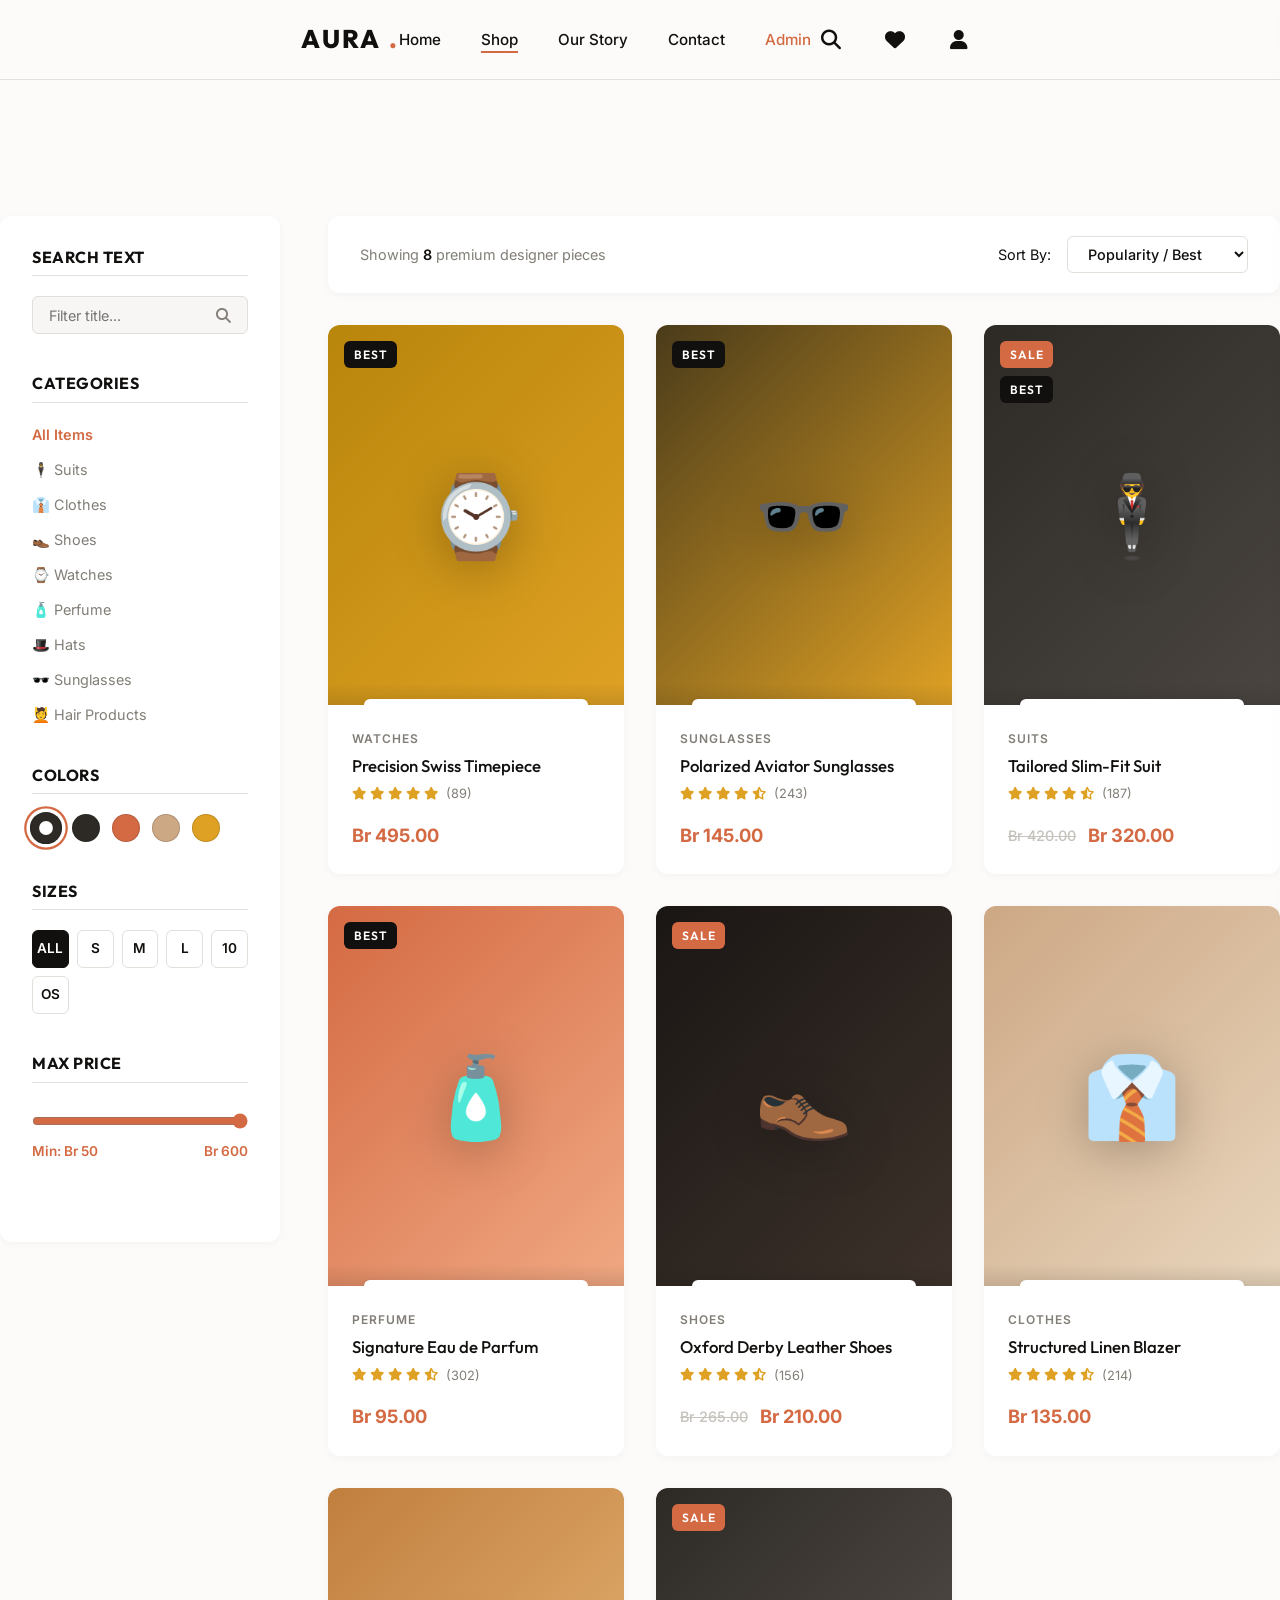
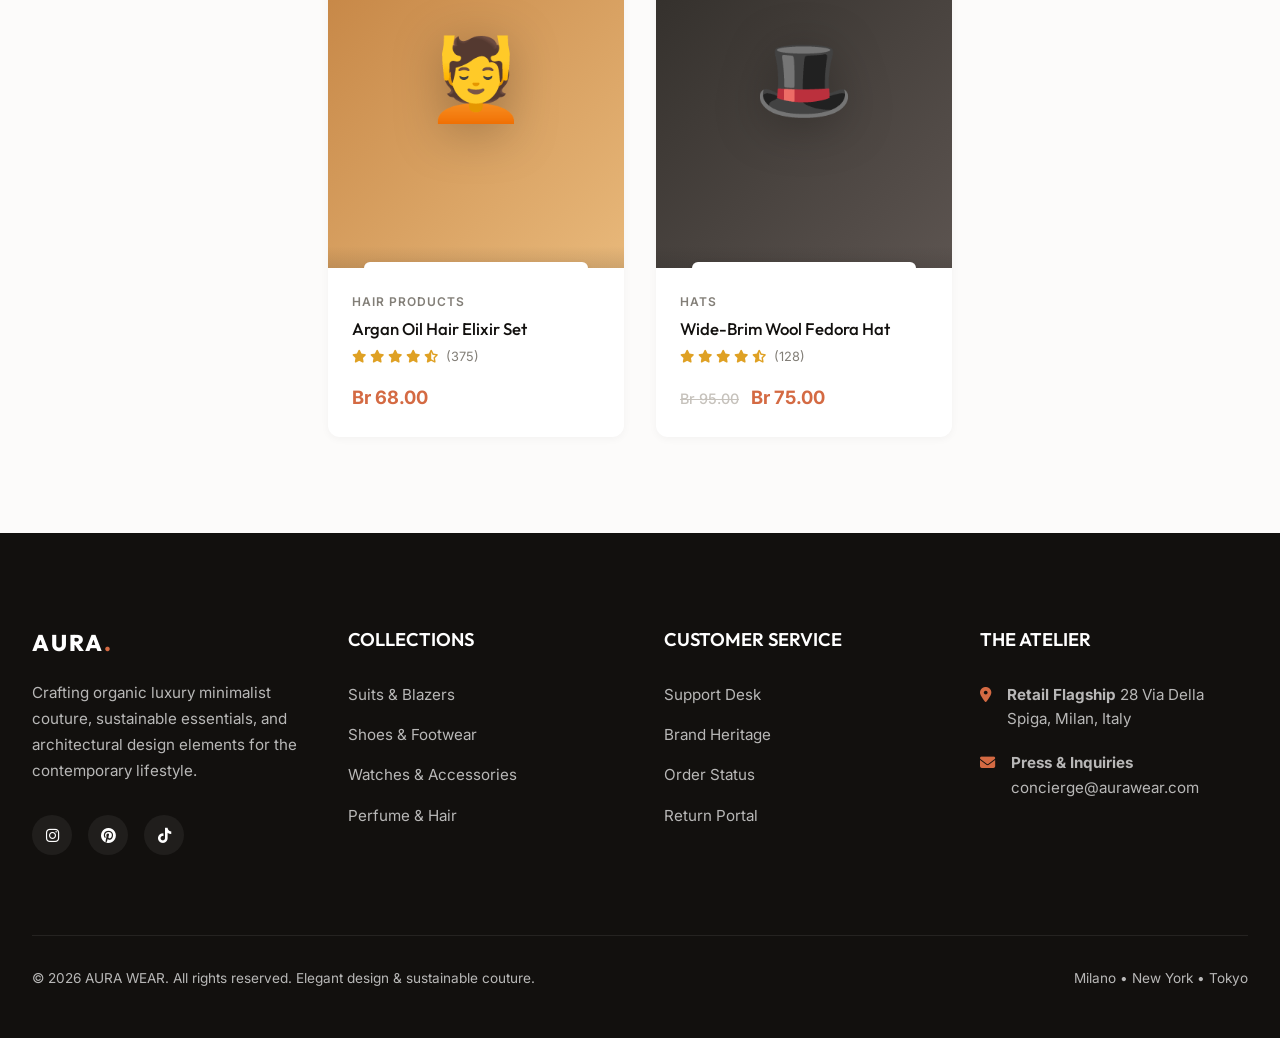
<file: Mini project 2/shop.html>
<!DOCTYPE html>
<html lang="en">
<head>
  <meta charset="UTF-8">
  <meta name="viewport" content="width=device-width, initial-scale=1.0">
  <title>Shop Collection | AURA WEAR Designer Catalog</title>
  <meta name="description" content="Browse AURA WEAR premium clothing catalog. Filter by color swatches, size choices, categories, or price levels. Instant add to cart and quick checkout.">
  
  <link rel="stylesheet" href="https://cdnjs.cloudflare.com/ajax/libs/font-awesome/6.4.0/css/all.min.css">
  <link rel="stylesheet" href="style.css">
</head>
<body>

  <!-- GLOBAL PREMIUM NAVBAR -->
  <nav class="navbar" id="navbar">
    <div class="container flex-between">
      <a href="index.html" class="navbar-brand">
        AURA<span>.</span>
      </a>
      
      <ul class="nav-menu" id="navMenu">
        <li><a href="index.html" class="nav-link">Home</a></li>
        <li><a href="shop.html" class="nav-link active">Shop</a></li>
        <li><a href="about.html" class="nav-link">Our Story</a></li>
        <li><a href="contact.html" class="nav-link">Contact</a></li>
        <li><a href="admin.html" class="nav-link" style="color:var(--accent);">Admin</a></li>
      </ul>

      <div class="navbar-actions">
        <a href="#" class="action-btn" id="searchToggle"><i class="fa-solid fa-magnifying-glass"></i></a>
        <a href="profile.html#paneFavorites" class="action-btn">
          <i class="fa-solid fa-heart"></i>
          <span class="badge-count" id="wishlistCount">0</span>
        </a>
        <a href="#" class="action-btn" id="cartToggle">
          <i class="fa-solid fa-bag-shopping"></i>
          <span class="badge-count" id="cartCount">0</span>
        </a>
        <a href="profile.html" class="action-btn navbar-user-btn"><i class="fa-solid fa-user"></i></a>
        <div class="menu-toggle" id="menuToggle"><i class="fa-solid fa-bars"></i></div>
      </div>
    </div>
  </nav>

  <!-- SEARCH OVERLAY -->
  <div class="search-overlay" id="searchOverlay">
    <div class="search-overlay-close" id="closeSearch"><i class="fa-solid fa-xmark"></i></div>
    <div class="search-container">
      <h2>SEARCH THE CATALOG</h2>
      <div class="search-input-group">
        <input type="text" id="globalSearchInput" placeholder="Type keyword and press Enter..." autocomplete="off">
        <i class="fa-solid fa-magnifying-glass"></i>
      </div>
    </div>
  </div>

  <!-- SLIDE-OUT SIDEBAR CART -->
  <div class="cart-sidebar" id="cartSidebar">
    <div class="cart-sidebar-header">
      <h3>YOUR CART</h3>
      <div class="close-cart-btn" id="closeCart"><i class="fa-solid fa-xmark"></i></div>
    </div>
    <div class="cart-sidebar-body" id="sidebarCartItems"></div>
    <div class="cart-sidebar-footer">
      <div class="cart-total-row">
        <span>SUBTOTAL</span>
        <span id="sidebarCartTotal">Br 0.00</span>
      </div>
      <div class="cart-sidebar-actions">
        <a href="cart.html" class="btn btn-secondary">VIEW CART</a>
        <a href="checkout.html" class="btn btn-primary">CHECKOUT NOW</a>
      </div>
    </div>
  </div>

  <!-- BLUR BACKDROP OVERLAY -->
  <div class="overlay" id="sidebarOverlay"></div>

  <!-- FILTER BACKDROP (mobile) -->
  <div class="filter-backdrop" id="filterBackdrop"></div>

  <!-- MAIN CATALOG CONTENT -->
  <main class="container section-padding">
    <!-- MOBILE FILTER TOGGLE BUTTON -->
    <button class="mobile-filter-btn" id="mobileFilterBtn">
      <i class="fa-solid fa-sliders"></i>
      Filters
    </button>

    <div class="shop-layout">
      <!-- SIDEBAR FILTERS -->
      <aside class="shop-sidebar">
        <!-- Widget 1: Search -->
        <div class="filter-widget">
          <h4>SEARCH TEXT</h4>
          <div class="filter-search">
            <input type="text" id="shopSearch" placeholder="Filter title..." autocomplete="off">
            <i class="fa-solid fa-magnifying-glass"></i>
          </div>
        </div>

        <!-- Widget 2: Categories -->
        <div class="filter-widget">
          <h4>CATEGORIES</h4>
          <ul class="filter-links-list">
            <li class="filter-link-item category-filter active" data-cat="All">All Items</li>
            <li class="filter-link-item category-filter" data-cat="Suits">🕴️ Suits</li>
            <li class="filter-link-item category-filter" data-cat="Clothes">👔 Clothes</li>
            <li class="filter-link-item category-filter" data-cat="Shoes">👞 Shoes</li>
            <li class="filter-link-item category-filter" data-cat="Watches">⌚ Watches</li>
            <li class="filter-link-item category-filter" data-cat="Perfume">🧴 Perfume</li>
            <li class="filter-link-item category-filter" data-cat="Hats">🎩 Hats</li>
            <li class="filter-link-item category-filter" data-cat="Sunglasses">🕶️ Sunglasses</li>
            <li class="filter-link-item category-filter" data-cat="Hair Products">💆 Hair Products</li>
          </ul>
        </div>

        <!-- Widget 3: Colors -->
        <div class="filter-widget">
          <h4>COLORS</h4>
          <div class="color-swatches-grid">
            <div class="swatch swatch-charcoal color-swatch-filter active" data-color="All" title="All colors"></div>
            <div class="swatch swatch-charcoal color-swatch-filter" data-color="charcoal" title="Charcoal"></div>
            <div class="swatch swatch-terracotta color-swatch-filter" data-color="terracotta" title="Terracotta"></div>
            <div class="swatch swatch-tan color-swatch-filter" data-color="tan" title="Tan"></div>
            <div class="swatch color-swatch-filter" data-color="gold" title="Gold" style="background:#dfa124;"></div>
          </div>
        </div>

        <!-- Widget 4: Sizes -->
        <div class="filter-widget">
          <h4>SIZES</h4>
          <div class="size-selection-grid">
            <div class="size-pill size-filter active" data-size="All">ALL</div>
            <div class="size-pill size-filter" data-size="S">S</div>
            <div class="size-pill size-filter" data-size="M">M</div>
            <div class="size-pill size-filter" data-size="L">L</div>
            <div class="size-pill size-filter" data-size="10">10</div>
            <div class="size-pill size-filter" data-size="OS">OS</div>
          </div>
        </div>

        <!-- Widget 5: Price Slider -->
        <div class="filter-widget">
          <h4>MAX PRICE</h4>
          <div class="price-slider-box">
            <input type="range" id="priceRange" class="price-slider-range" min="50" max="600" value="600" step="10">
            <div class="price-slider-labels">
              <span>Min: Br 50</span>
              <span id="priceValue">Br 600</span>
            </div>
          </div>
        </div>
        <!-- Close button (mobile only) -->
        <button class="filter-close-btn" id="filterCloseBtn">
          <i class="fa-solid fa-xmark"></i> Close Filters
        </button>
      </aside>

      <!-- CATALOG GRID & SORTING -->
      <section class="shop-catalog">
        <div class="catalog-header">
          <div class="catalog-info">
            Showing <span id="productsCount">0</span> premium designer pieces
          </div>
          <div class="catalog-sorting">
            <label for="shopSort">Sort By:</label>
            <select id="shopSort">
              <option value="popularity">Popularity / Best</option>
              <option value="price-low">Price: Low to High</option>
              <option value="price-high">Price: High to Low</option>
              <option value="rating">Highest Rated</option>
            </select>
          </div>
        </div>

        <!-- Dynamic Product Grid -->
        <div class="grid-3" id="shopGrid">
          <!-- Populated by script.js -->
        </div>
      </section>
    </div>
  </main>

  <!-- BRAND PREMIUM FOOTER -->
  <footer class="footer">
    <div class="container">
      <div class="grid-4" style="gap: 3rem;">
        <div>
          <div class="footer-brand">
            <h2>AURA<span>.</span></h2>
          </div>
          <p class="footer-desc">Crafting organic luxury minimalist couture, sustainable essentials, and architectural design elements for the contemporary lifestyle.</p>
          <div class="social-links">
            <a href="#" class="social-icon"><i class="fa-brands fa-instagram"></i></a>
            <a href="#" class="social-icon"><i class="fa-brands fa-pinterest"></i></a>
            <a href="#" class="social-icon"><i class="fa-brands fa-tiktok"></i></a>
          </div>
        </div>
        
        <div>
          <h3 class="footer-heading">COLLECTIONS</h3>
          <ul class="footer-links">
            <li><a href="shop.html">Suits &amp; Blazers</a></li>
            <li><a href="shop.html">Shoes &amp; Footwear</a></li>
            <li><a href="shop.html">Watches &amp; Accessories</a></li>
            <li><a href="shop.html">Perfume &amp; Hair</a></li>
          </ul>
        </div>

        <div>
          <h3 class="footer-heading">CUSTOMER SERVICE</h3>
          <ul class="footer-links">
            <li><a href="contact.html">Support Desk</a></li>
            <li><a href="about.html">Brand Heritage</a></li>
            <li><a href="profile.html">Order Status</a></li>
            <li><a href="contact.html">Return Portal</a></li>
          </ul>
        </div>

        <div>
          <h3 class="footer-heading">THE ATELIER</h3>
          <div class="footer-contact-item">
            <i class="fa-solid fa-location-dot"></i>
            <div>
              <strong>Retail Flagship</strong>
              28 Via Della Spiga, Milan, Italy
            </div>
          </div>
          <div class="footer-contact-item">
            <i class="fa-solid fa-envelope"></i>
            <div>
              <strong>Press & Inquiries</strong>
              concierge@aurawear.com
            </div>
          </div>
        </div>
      </div>
      
      <div class="footer-bottom">
        <p>&copy; 2026 AURA WEAR. All rights reserved. Elegant design & sustainable couture.</p>
        <p>Milano &bull; New York &bull; Tokyo</p>
      </div>
    </div>
  </footer>

  <script src="script.js"></script>
</body>
</html>
</file>
<file: Mini project 2/style.css>
@import url('https://fonts.googleapis.com/css2?family=Inter:wght@300;400;500;600;700&family=Outfit:wght@300;400;500;600;700;800&display=swap');

:root {
  /* Color Tokens */
  --primary: #12100e;        /* Rich charcoal black */
  --accent: #d46a43;         /* Burnt terracotta */
  --accent-hover: #b8522d;
  --accent-light: #fbeee8;
  --bg-light: #fcfbfa;       /* Alabaster cream */
  --surface: #ffffff;
  --surface-muted: #f8f6f4;
  --gray-100: #e2dfdb;       /* Fine borders */
  --gray-200: #c6c2bc;
  --gray-500: #827e77;       /* Body secondary */
  --gray-800: #2d2a26;
  --gold: #dfa124;           /* Luxury rating */
  --success: #3a8250;
  
  /* Fonts */
  --font-heading: 'Outfit', sans-serif;
  --font-body: 'Inter', sans-serif;
  
  /* System */
  --shadow-sm: 0 2px 8px rgba(18, 16, 14, 0.04);
  --shadow-md: 0 8px 24px rgba(18, 16, 14, 0.06);
  --shadow-lg: 0 16px 40px rgba(18, 16, 14, 0.1);
  --radius-sm: 6px;
  --radius-md: 12px;
  --radius-lg: 20px;
  --radius-full: 9999px;
  --transition: all 0.35s cubic-bezier(0.25, 0.8, 0.25, 1);
}

/* Global Reset & Base */
* {
  box-sizing: border-box;
  margin: 0;
  padding: 0;
}

body {
  font-family: var(--font-body);
  background-color: var(--bg-light);
  color: var(--primary);
  line-height: 1.6;
  overflow-x: hidden;
  -webkit-font-smoothing: antialiased;
}

h1, h2, h3, h4, h5, h6 {
  font-family: var(--font-heading);
  font-weight: 600;
  color: var(--primary);
  line-height: 1.2;
}

a {
  color: inherit;
  text-decoration: none;
  transition: var(--transition);
}

img {
  max-width: 100%;
  height: auto;
  display: block;
}

button, input, select, textarea {
  font-family: inherit;
  font-size: inherit;
  color: inherit;
  background: none;
  border: none;
  outline: none;
}

/* Common Layout Containers */
.container {
  max-width: 1300px;
  margin: 0 auto;
  padding: 0 2rem;
}

.section-padding {
  padding: 6rem 0;
}

.flex-between {
  display: flex;
  justify-content: space-between;
  align-items: center;
}

.grid-2 { display: grid; grid-template-columns: repeat(2, 1fr); gap: 2.5rem; }
.grid-3 { display: grid; grid-template-columns: repeat(3, 1fr); gap: 2rem; }
.grid-4 { display: grid; grid-template-columns: repeat(4, 1fr); gap: 2rem; }

@media (max-width: 1024px) {
  .grid-4 { grid-template-columns: repeat(2, 1fr); }
  .grid-3 { grid-template-columns: repeat(2, 1fr); }
}

@media (max-width: 768px) {
  .grid-2, .grid-3, .grid-4 { grid-template-columns: 1fr; }
  .container { padding: 0 1.25rem; }
  .section-padding { padding: 4rem 0; }
}

/* Elegant Buttons & Badges */
.btn {
  display: inline-flex;
  align-items: center;
  justify-content: center;
  gap: 0.75rem;
  padding: 1rem 2.25rem;
  font-weight: 500;
  border-radius: var(--radius-sm);
  cursor: pointer;
  letter-spacing: 0.5px;
  font-size: 0.95rem;
  transition: var(--transition);
}

.btn-primary {
  background-color: var(--primary);
  color: var(--surface);
}

.btn-primary:hover {
  background-color: var(--accent);
  box-shadow: 0 8px 20px rgba(212, 106, 67, 0.25);
}

.btn-secondary {
  background-color: transparent;
  color: var(--primary);
  border: 1.5px solid var(--primary);
}

.btn-secondary:hover {
  background-color: var(--primary);
  color: var(--surface);
}

.btn-accent {
  background-color: var(--accent);
  color: var(--surface);
}

.btn-accent:hover {
  background-color: var(--accent-hover);
  box-shadow: 0 8px 20px rgba(212, 106, 67, 0.25);
}

.tag-sale {
  background-color: var(--accent);
  color: var(--surface);
  font-size: 0.75rem;
  font-weight: 600;
  padding: 0.25rem 0.6rem;
  border-radius: var(--radius-sm);
  font-family: var(--font-heading);
  letter-spacing: 1px;
}

.tag-new {
  background-color: var(--primary);
  color: var(--surface);
  font-size: 0.75rem;
  font-weight: 600;
  padding: 0.25rem 0.6rem;
  border-radius: var(--radius-sm);
  font-family: var(--font-heading);
  letter-spacing: 1px;
}

/* HEADER & STICKY NAVIGATION */
.navbar {
  position: fixed;
  top: 0;
  left: 0;
  width: 100%;
  height: 80px;
  background-color: rgba(252, 251, 250, 0.85);
  backdrop-filter: blur(16px) saturate(180%);
  -webkit-backdrop-filter: blur(16px) saturate(180%);
  border-bottom: 1.5px solid var(--gray-100);
  z-index: 1000;
  display: flex;
  align-items: center;
  transition: var(--transition);
}

.navbar.scrolled {
  height: 70px;
  box-shadow: var(--shadow-sm);
}

.navbar-brand {
  font-family: var(--font-heading);
  font-size: 1.6rem;
  font-weight: 800;
  letter-spacing: 2px;
  color: var(--primary);
  display: flex;
  align-items: center;
  gap: 0.5rem;
}

.navbar-brand span {
  color: var(--accent);
}

.nav-menu {
  display: flex;
  list-style: none;
  gap: 2.5rem;
}

.nav-link {
  font-size: 0.95rem;
  font-weight: 500;
  color: var(--primary);
  position: relative;
  padding: 0.25rem 0;
}

.nav-link::after {
  content: '';
  position: absolute;
  bottom: 0;
  left: 0;
  width: 0;
  height: 2px;
  background-color: var(--accent);
  transition: var(--transition);
}

.nav-link:hover::after,
.nav-link.active::after {
  width: 100%;
}

.navbar-actions {
  display: flex;
  align-items: center;
  gap: 1.5rem;
}

.action-btn {
  position: relative;
  font-size: 1.25rem;
  color: var(--primary);
  cursor: pointer;
  width: 40px;
  height: 40px;
  border-radius: var(--radius-full);
  display: flex;
  align-items: center;
  justify-content: center;
  transition: var(--transition);
}

.action-btn:hover {
  background-color: var(--surface-muted);
  color: var(--accent);
}

.badge-count {
  position: absolute;
  top: 4px;
  right: 4px;
  background-color: var(--accent);
  color: var(--surface);
  font-size: 0.7rem;
  font-weight: 700;
  width: 17px;
  height: 17px;
  border-radius: var(--radius-full);
  display: flex;
  align-items: center;
  justify-content: center;
  font-family: var(--font-heading);
}

/* Mobile Menu Toggle */
.menu-toggle {
  display: none;
  font-size: 1.5rem;
  cursor: pointer;
}

@media (max-width: 768px) {
  .nav-menu {
    position: fixed;
    top: 80px;
    left: -100%;
    width: 100%;
    height: calc(100vh - 80px);
    background-color: var(--surface);
    flex-direction: column;
    align-items: center;
    padding: 4rem 0;
    gap: 2rem;
    transition: 0.4s ease-in-out;
  }
  .nav-menu.active {
    left: 0;
  }
  .menu-toggle {
    display: block;
  }
}

/* SLIDE-OUT SIDEBAR CART & WISHLIST */
.cart-sidebar {
  position: fixed;
  top: 0;
  right: -450px;
  width: 420px;
  max-width: 100vw;
  height: 100vh;
  background-color: var(--surface);
  box-shadow: var(--shadow-lg);
  z-index: 1100;
  display: flex;
  flex-direction: column;
  transition: var(--transition);
}

.cart-sidebar.active {
  right: 0;
}

.cart-sidebar-header {
  padding: 1.5rem 2rem;
  border-bottom: 1.5px solid var(--gray-100);
  display: flex;
  justify-content: space-between;
  align-items: center;
}

.cart-sidebar-header h3 {
  font-size: 1.25rem;
  font-weight: 700;
}

.close-cart-btn {
  font-size: 1.5rem;
  cursor: pointer;
  color: var(--gray-500);
  transition: var(--transition);
}

.close-cart-btn:hover {
  color: var(--accent);
  transform: rotate(90deg);
}

.cart-sidebar-body {
  flex: 1;
  overflow-y: auto;
  padding: 1.5rem 2rem;
  display: flex;
  flex-direction: column;
  gap: 1.5rem;
}

.cart-empty-message {
  margin: auto;
  text-align: center;
  color: var(--gray-500);
}

.cart-empty-message i {
  font-size: 3rem;
  color: var(--gray-200);
  margin-bottom: 1rem;
  display: block;
}

.cart-sidebar-item {
  display: flex;
  gap: 1rem;
  padding-bottom: 1.5rem;
  border-bottom: 1px solid var(--gray-100);
}

.cart-sidebar-img {
  width: 80px;
  height: 95px;
  border-radius: var(--radius-sm);
  background-color: var(--surface-muted);
  overflow: hidden;
}

.cart-sidebar-img img {
  width: 100%;
  height: 100%;
  object-fit: cover;
}

.cart-sidebar-info {
  flex: 1;
  display: flex;
  flex-direction: column;
  justify-content: space-between;
}

.cart-sidebar-info h4 {
  font-size: 0.95rem;
  font-weight: 500;
}

.cart-sidebar-details {
  font-size: 0.8rem;
  color: var(--gray-500);
}

.cart-sidebar-price {
  font-weight: 600;
  color: var(--accent);
}

.cart-sidebar-qty {
  display: flex;
  align-items: center;
  gap: 0.75rem;
}

.qty-pill {
  display: flex;
  align-items: center;
  border: 1px solid var(--gray-100);
  border-radius: var(--radius-full);
  padding: 0.15rem 0.6rem;
  font-size: 0.85rem;
}

.qty-pill button {
  padding: 0 0.4rem;
  cursor: pointer;
  font-weight: 600;
  transition: var(--transition);
}

.qty-pill button:hover {
  color: var(--accent);
}

.remove-sidebar-item {
  color: var(--gray-500);
  cursor: pointer;
  font-size: 0.85rem;
  transition: var(--transition);
}

.remove-sidebar-item:hover {
  color: var(--accent);
}

.cart-sidebar-footer {
  padding: 2rem;
  border-top: 1.5px solid var(--gray-100);
  background-color: var(--surface-muted);
}

.cart-total-row {
  display: flex;
  justify-content: space-between;
  font-weight: 600;
  font-size: 1.1rem;
  margin-bottom: 1.5rem;
}

.cart-sidebar-actions {
  display: flex;
  flex-direction: column;
  gap: 0.75rem;
}

/* Sidebar Blur Overlay */
.overlay {
  position: fixed;
  top: 0;
  left: 0;
  width: 100vw;
  height: 100vh;
  background-color: rgba(18, 16, 14, 0.4);
  backdrop-filter: blur(4px);
  z-index: 1050;
  opacity: 0;
  pointer-events: none;
  transition: var(--transition);
}

.overlay.active {
  opacity: 1;
  pointer-events: auto;
}

/* SEARCH OVERLAY */
.search-overlay {
  position: fixed;
  top: 0;
  left: 0;
  width: 100%;
  height: 100%;
  background-color: rgba(252, 251, 250, 0.98);
  z-index: 1200;
  display: flex;
  flex-direction: column;
  justify-content: center;
  align-items: center;
  opacity: 0;
  pointer-events: none;
  transition: var(--transition);
}

.search-overlay.active {
  opacity: 1;
  pointer-events: auto;
}

.search-overlay-close {
  position: absolute;
  top: 2rem;
  right: 2rem;
  font-size: 2rem;
  cursor: pointer;
  color: var(--gray-500);
  transition: var(--transition);
}

.search-overlay-close:hover {
  color: var(--accent);
  transform: rotate(90deg);
}

.search-container {
  width: 600px;
  max-width: 90%;
  text-align: center;
}

.search-container h2 {
  font-size: 2rem;
  margin-bottom: 2rem;
}

.search-input-group {
  position: relative;
  border-bottom: 2px solid var(--primary);
  display: flex;
  align-items: center;
}

.search-input-group input {
  width: 100%;
  padding: 1rem 0;
  font-size: 1.5rem;
  font-family: var(--font-heading);
  font-weight: 500;
}

.search-input-group i {
  font-size: 1.5rem;
  color: var(--gray-500);
}

/* HOME PAGE - HERO SLIDER & COMPONENTS */
.hero-slider {
  position: relative;
  width: 100%;
  height: calc(100vh - 80px);
  margin-top: 80px;
  overflow: hidden;
  background-color: #f3ece4;
}

.slide {
  position: absolute;
  top: 0;
  left: 0;
  width: 100%;
  height: 100%;
  display: flex;
  align-items: center;
  opacity: 0;
  transition: opacity 1s cubic-bezier(0.25, 0.8, 0.25, 1);
  background-size: cover;
  background-position: center;
}

.slide.active {
  opacity: 1;
  z-index: 10;
}

.slide-overlay {
  position: absolute;
  top: 0;
  left: 0;
  width: 100%;
  height: 100%;
  background: linear-gradient(90deg, rgba(18,16,14,0.65) 0%, rgba(18,16,14,0.15) 100%);
  z-index: 1;
}

.slide-content {
  position: relative;
  z-index: 2;
  color: var(--surface);
  max-width: 650px;
  transform: translateY(30px);
  transition: transform 0.8s ease 0.4s;
}

.slide.active .slide-content {
  transform: translateY(0);
}

.slide-tag {
  font-family: var(--font-heading);
  font-size: 0.9rem;
  font-weight: 600;
  letter-spacing: 3px;
  text-transform: uppercase;
  color: var(--accent);
  margin-bottom: 1.5rem;
  display: block;
}

.slide-content h1 {
  font-size: 4rem;
  font-weight: 800;
  color: var(--surface);
  line-height: 1.1;
  margin-bottom: 2rem;
}

.slider-controls {
  position: absolute;
  bottom: 2rem;
  right: 4rem;
  z-index: 20;
  display: flex;
  gap: 1rem;
}

.slider-arrow {
  width: 50px;
  height: 50px;
  border-radius: var(--radius-full);
  border: 1px solid rgba(255, 255, 255, 0.3);
  color: var(--surface);
  display: flex;
  align-items: center;
  justify-content: center;
  cursor: pointer;
  transition: var(--transition);
  backdrop-filter: blur(4px);
}

.slider-arrow:hover {
  background-color: var(--surface);
  color: var(--primary);
  border-color: var(--surface);
}

@media (max-width: 768px) {
  .slide-content h1 { font-size: 2.75rem; }
  .slider-controls { right: 2rem; }
}

/* HOME PAGE - CATEGORIES */
.promo-cards {
  display: grid;
  grid-template-columns: repeat(3, 1fr);
  gap: 2rem;
}

.promo-card {
  height: 480px;
  position: relative;
  border-radius: var(--radius-md);
  overflow: hidden;
  box-shadow: var(--shadow-sm);
}

.promo-img {
  width: 100%;
  height: 100%;
  object-fit: cover;
  transition: transform 0.7s cubic-bezier(0.25, 0.8, 0.25, 1);
}

.promo-card:hover .promo-img {
  transform: scale(1.08);
}

.promo-content {
  position: absolute;
  bottom: 0;
  left: 0;
  width: 100%;
  padding: 2.5rem;
  background: linear-gradient(360deg, rgba(18,16,14,0.85) 0%, rgba(18,16,14,0) 100%);
  color: var(--surface);
  display: flex;
  flex-direction: column;
  justify-content: flex-end;
}

.promo-content h3 {
  font-size: 1.75rem;
  font-weight: 700;
  color: var(--surface);
  margin-bottom: 0.5rem;
}

.promo-content span {
  font-size: 0.85rem;
  font-weight: 500;
  letter-spacing: 1px;
  text-transform: uppercase;
  opacity: 0.8;
  display: inline-flex;
  align-items: center;
  gap: 0.5rem;
}

.promo-content span i {
  transition: transform 0.3s ease;
}

.promo-card:hover .promo-content span i {
  transform: translateX(6px);
}

@media (max-width: 1024px) {
  .promo-cards { grid-template-columns: 1fr; gap: 1.5rem; }
  .promo-card { height: 350px; }
}

/* PRODUCTS GRID & CARDS */
.section-header {
  text-align: center;
  margin-bottom: 4rem;
}

.section-header p {
  color: var(--gray-500);
  font-size: 0.95rem;
  margin-top: 0.5rem;
}

.section-header h2 {
  font-size: 2.5rem;
  font-weight: 800;
  position: relative;
  display: inline-block;
}

.section-header h2::after {
  content: '';
  position: absolute;
  bottom: -10px;
  left: 50%;
  transform: translateX(-50%);
  width: 50px;
  height: 3px;
  background-color: var(--accent);
}

.product-card {
  background-color: var(--surface);
  border-radius: var(--radius-md);
  overflow: hidden;
  box-shadow: var(--shadow-sm);
  transition: var(--transition);
  position: relative;
  display: flex;
  flex-direction: column;
}

.product-card:hover {
  transform: translateY(-8px);
  box-shadow: var(--shadow-md);
}

.product-img-wrapper {
  height: 380px;
  position: relative;
  background-color: var(--surface-muted);
  overflow: hidden;
}

.product-card-img {
  width: 100%;
  height: 100%;
  object-fit: cover;
  transition: transform 0.6s cubic-bezier(0.25, 0.8, 0.25, 1);
}

.product-card:hover .product-card-img {
  transform: scale(1.06);
}

.product-badges {
  position: absolute;
  top: 1rem;
  left: 1rem;
  display: flex;
  flex-direction: column;
  gap: 0.5rem;
  z-index: 5;
}

.wishlist-toggle-btn {
  position: absolute;
  top: 1rem;
  right: 1rem;
  width: 40px;
  height: 40px;
  background-color: var(--surface);
  border-radius: var(--radius-full);
  display: flex;
  align-items: center;
  justify-content: center;
  color: var(--gray-500);
  box-shadow: var(--shadow-sm);
  cursor: pointer;
  z-index: 5;
  transition: var(--transition);
}

.wishlist-toggle-btn:hover {
  color: var(--accent);
  transform: scale(1.1);
}

.wishlist-toggle-btn.active {
  color: #e23e3e;
  background-color: var(--surface);
}

.product-action-bar {
  position: absolute;
  bottom: -50px;
  left: 0;
  width: 100%;
  padding: 1rem;
  background: linear-gradient(360deg, rgba(18,16,14,0.4) 0%, rgba(18,16,14,0) 100%);
  display: flex;
  justify-content: center;
  transition: var(--transition);
  z-index: 5;
}

.product-card:hover .product-action-bar {
  bottom: 0;
}

/* Icon-based product panel (replaces product photos) */
.product-icon-panel {
  width: 100%;
  height: 100%;
  display: flex;
  align-items: center;
  justify-content: center;
  transition: transform 0.6s cubic-bezier(0.25, 0.8, 0.25, 1);
}

.product-card:hover .product-icon-panel {
  transform: scale(1.06);
}

.product-icon-emoji {
  font-size: 5rem;
  line-height: 1;
  filter: drop-shadow(0 8px 24px rgba(0,0,0,0.25));
  user-select: none;
  transition: transform 0.4s ease;
}

.product-card:hover .product-icon-emoji {
  transform: scale(1.12) translateY(-4px);
}

/* Cart sidebar icon thumb */
.cart-sidebar-icon-thumb {
  width: 100%;
  height: 100%;
  border-radius: var(--radius-sm);
  display: flex;
  align-items: center;
  justify-content: center;
  font-size: 2rem;
}

/* Detail page main icon panel */
.detail-icon-panel-wrap {
  width: 100%;
  height: 100%;
  display: flex;
  align-items: center;
  justify-content: center;
  border-radius: var(--radius-md);
  transition: filter 0.5s ease;
}

.detail-main-emoji {
  font-size: 8rem;
  line-height: 1;
  filter: drop-shadow(0 16px 40px rgba(0,0,0,0.3));
  user-select: none;
}

/* Thumbnail icon panel inside thumb-item */
.thumb-icon-panel {
  width: 100%;
  height: 100%;
  display: flex;
  align-items: center;
  justify-content: center;
  font-size: 1.75rem;
  border-radius: var(--radius-sm);
  transition: filter 0.4s ease;
}

.quick-add-btn {
  background-color: var(--surface);
  color: var(--primary);
  width: 85%;
  padding: 0.75rem 1rem;
  border-radius: var(--radius-sm);
  font-weight: 600;
  font-size: 0.85rem;
  box-shadow: var(--shadow-sm);
  cursor: pointer;
  display: flex;
  align-items: center;
  justify-content: center;
  gap: 0.5rem;
  transition: var(--transition);
}

.quick-add-btn:hover {
  background-color: var(--accent);
  color: var(--surface);
}

.product-card-body {
  padding: 1.5rem;
  display: flex;
  flex-direction: column;
  flex: 1;
}

.product-card-category {
  font-size: 0.75rem;
  text-transform: uppercase;
  color: var(--gray-500);
  font-weight: 600;
  letter-spacing: 1px;
  margin-bottom: 0.5rem;
}

.product-card-title {
  font-size: 1.05rem;
  font-weight: 500;
  margin-bottom: 0.5rem;
}

.product-card-rating {
  display: flex;
  align-items: center;
  gap: 0.25rem;
  font-size: 0.8rem;
  color: var(--gold);
  margin-bottom: 1rem;
}

.product-card-rating span {
  color: var(--gray-500);
  margin-left: 0.25rem;
}

.product-card-price {
  margin-top: auto;
  font-size: 1.15rem;
  font-weight: 700;
  display: flex;
  align-items: center;
  gap: 0.75rem;
}

.price-original {
  font-size: 0.9rem;
  color: var(--gray-200);
  text-decoration: line-through;
  font-weight: 500;
}

.price-current {
  color: var(--accent);
}

@media (max-width: 768px) {
  .product-img-wrapper { height: 280px; }
  .product-action-bar { bottom: 0; padding: 0.5rem; }
  .quick-add-btn { width: 100%; font-size: 0.75rem; padding: 0.5rem; }
}

/* HOME PAGE - BRAND BENEFITS */
.benefits-bar {
  background-color: var(--surface);
  border-top: 1px solid var(--gray-100);
  border-bottom: 1px solid var(--gray-100);
  padding: 4rem 0;
}

.benefit-card {
  text-align: center;
  display: flex;
  flex-direction: column;
  align-items: center;
  gap: 1rem;
}

.benefit-icon {
  font-size: 2.2rem;
  color: var(--accent);
  background-color: var(--accent-light);
  width: 70px;
  height: 70px;
  border-radius: var(--radius-full);
  display: flex;
  align-items: center;
  justify-content: center;
}

.benefit-card h3 {
  font-size: 1.1rem;
  font-weight: 600;
}

.benefit-card p {
  font-size: 0.85rem;
  color: var(--gray-500);
  max-width: 250px;
}

/* HOME PAGE - NEWSLETTER */
.newsletter-banner {
  background-color: #f3ece4;
  position: relative;
  overflow: hidden;
}

.newsletter-box {
  max-width: 650px;
  margin: 0 auto;
  text-align: center;
}

.newsletter-box h2 {
  font-size: 2.5rem;
  font-weight: 800;
  margin-bottom: 1rem;
}

.newsletter-box p {
  color: var(--gray-500);
  margin-bottom: 2.5rem;
}

.newsletter-input-group {
  display: flex;
  background-color: var(--surface);
  padding: 0.35rem;
  border-radius: var(--radius-sm);
  box-shadow: var(--shadow-sm);
}

.newsletter-input-group input {
  flex: 1;
  padding: 0.75rem 1.5rem;
  font-size: 0.95rem;
}

.newsletter-input-group button {
  background-color: var(--primary);
  color: var(--surface);
  padding: 0.75rem 2rem;
  font-weight: 600;
  border-radius: var(--radius-sm);
  cursor: pointer;
  transition: var(--transition);
}

.newsletter-input-group button:hover {
  background-color: var(--accent);
}

@media (max-width: 768px) {
  .newsletter-input-group { flex-direction: column; background: none; box-shadow: none; gap: 0.75rem; }
  .newsletter-input-group input { background-color: var(--surface); border-radius: var(--radius-sm); }
}

/* FOOTER SECTION */
.footer {
  background-color: var(--primary);
  color: rgba(255,255,255,0.7);
  padding: 6rem 0 3rem 0;
  font-size: 0.95rem;
}

.footer-brand {
  margin-bottom: 1.5rem;
}

.footer-brand h2 {
  color: var(--surface);
  font-family: var(--font-heading);
  font-weight: 800;
  letter-spacing: 2px;
}

.footer-brand h2 span {
  color: var(--accent);
}

.footer-desc {
  margin-bottom: 2rem;
  line-height: 1.7;
}

.social-links {
  display: flex;
  gap: 1rem;
}

.social-icon {
  width: 40px;
  height: 40px;
  border-radius: var(--radius-full);
  background-color: rgba(255,255,255,0.06);
  display: flex;
  align-items: center;
  justify-content: center;
  color: var(--surface);
  transition: var(--transition);
}

.social-icon:hover {
  background-color: var(--accent);
  transform: translateY(-3px);
}

.footer-heading {
  color: var(--surface);
  font-family: var(--font-heading);
  font-size: 1.15rem;
  font-weight: 600;
  margin-bottom: 2rem;
  position: relative;
}

.footer-links {
  list-style: none;
  display: flex;
  flex-direction: column;
  gap: 1rem;
}

.footer-links a:hover {
  color: var(--accent);
  padding-left: 5px;
}

.footer-contact-item {
  display: flex;
  align-items: flex-start;
  gap: 1rem;
  margin-bottom: 1.25rem;
}

.footer-contact-item i {
  color: var(--accent);
  margin-top: 0.25rem;
}

.footer-bottom {
  margin-top: 5rem;
  padding-top: 2rem;
  border-top: 1px solid rgba(255,255,255,0.08);
  font-size: 0.85rem;
  display: flex;
  justify-content: space-between;
  align-items: center;
}

@media (max-width: 768px) {
  .footer-bottom { flex-direction: column; gap: 1rem; text-align: center; }
}

/* BRAND EDITORIAL PAGE (about.html) */
.editorial-hero {
  position: relative;
  background-color: #f7f4f0;
  padding: 8rem 0;
  margin-top: 80px;
  text-align: center;
}

.editorial-hero h1 {
  font-size: 3.5rem;
  font-weight: 800;
  margin-bottom: 1.5rem;
}

.editorial-hero p {
  color: var(--gray-500);
  font-size: 1.2rem;
  max-width: 600px;
  margin: 0 auto;
}

.editorial-showcase {
  display: flex;
  align-items: center;
  gap: 4rem;
}

.editorial-img-side {
  flex: 1;
  border-radius: var(--radius-md);
  overflow: hidden;
  box-shadow: var(--shadow-md);
}

.editorial-content-side {
  flex: 1.2;
}

.editorial-label {
  font-family: var(--font-heading);
  text-transform: uppercase;
  color: var(--accent);
  font-weight: 600;
  letter-spacing: 2px;
  display: block;
  margin-bottom: 1rem;
}

.editorial-content-side h2 {
  font-size: 2.5rem;
  margin-bottom: 1.5rem;
}

.editorial-content-side p {
  color: var(--gray-500);
  margin-bottom: 1.5rem;
  line-height: 1.8;
}

@media (max-width: 768px) {
  .editorial-showcase { flex-direction: column; gap: 2.5rem; }
}

/* HISTORIC TIMELINE */
.timeline-section {
  background-color: var(--surface-muted);
}

.timeline {
  position: relative;
  max-width: 800px;
  margin: 0 auto;
}

.timeline::after {
  content: '';
  position: absolute;
  width: 2px;
  background-color: var(--gray-100);
  top: 0;
  bottom: 0;
  left: 50%;
  margin-left: -1px;
}

.timeline-node {
  padding: 1rem 3rem;
  position: relative;
  background-color: inherit;
  width: 50%;
}

.timeline-node::after {
  content: '';
  position: absolute;
  width: 16px;
  height: 16px;
  right: -8px;
  background-color: var(--accent);
  border: 4px solid var(--surface);
  top: 25px;
  border-radius: var(--radius-full);
  z-index: 1;
}

.timeline-left { left: 0; }
.timeline-right { left: 50%; }

.timeline-right::after { left: -8px; }

.timeline-box {
  padding: 1.5rem 2rem;
  background-color: var(--surface);
  position: relative;
  border-radius: var(--radius-sm);
  box-shadow: var(--shadow-sm);
}

.timeline-year {
  font-family: var(--font-heading);
  font-size: 1.4rem;
  font-weight: 800;
  color: var(--accent);
  margin-bottom: 0.5rem;
}

.timeline-box h3 {
  font-size: 1.1rem;
  margin-bottom: 0.5rem;
}

.timeline-box p {
  color: var(--gray-500);
  font-size: 0.9rem;
}

@media (max-width: 768px) {
  .timeline::after { left: 31px; }
  .timeline-node { width: 100%; padding-left: 5rem; padding-right: 1.5rem; }
  .timeline-node::after { left: 23px; }
  .timeline-right { left: 0%; }
}

/* CONTACT PAGE UI */
.contact-grid {
  display: grid;
  grid-template-columns: 1fr 1.5fr;
  gap: 4rem;
}

.contact-card-sidebar {
  display: flex;
  flex-direction: column;
  gap: 2rem;
}

.contact-detail-box {
  background-color: var(--surface);
  padding: 2.5rem;
  border-radius: var(--radius-md);
  box-shadow: var(--shadow-sm);
}

.contact-detail-box h3 {
  font-size: 1.25rem;
  margin-bottom: 1.5rem;
  border-left: 3px solid var(--accent);
  padding-left: 0.75rem;
}

.contact-detail-list {
  list-style: none;
  display: flex;
  flex-direction: column;
  gap: 1.25rem;
}

.contact-item {
  display: flex;
  align-items: flex-start;
  gap: 1rem;
}

.contact-item i {
  color: var(--accent);
  font-size: 1.1rem;
  margin-top: 0.25rem;
}

.contact-item strong {
  display: block;
  font-size: 0.9rem;
  color: var(--gray-500);
  font-weight: 500;
  margin-bottom: 0.15rem;
}

.contact-form-card {
  background-color: var(--surface);
  padding: 3.5rem;
  border-radius: var(--radius-md);
  box-shadow: var(--shadow-sm);
}

.contact-form-card h2 {
  font-size: 1.85rem;
  margin-bottom: 2rem;
}

.form-group-custom {
  margin-bottom: 1.5rem;
}

.form-group-custom label {
  display: block;
  font-size: 0.85rem;
  font-weight: 600;
  letter-spacing: 0.5px;
  text-transform: uppercase;
  margin-bottom: 0.5rem;
  color: var(--gray-800);
}

.form-input-styled {
  width: 100%;
  padding: 0.85rem 1.25rem;
  border: 1.5px solid var(--gray-100);
  border-radius: var(--radius-sm);
  background-color: var(--surface-muted);
  font-size: 0.95rem;
  transition: var(--transition);
}

.form-input-styled:focus {
  border-color: var(--accent);
  background-color: var(--surface);
  box-shadow: 0 0 0 4px rgba(212, 106, 67, 0.15);
}

@media (max-width: 1024px) {
  .contact-grid { grid-template-columns: 1fr; gap: 2.5rem; }
}

.map-placeholder-frame {
  width: 100%;
  height: 450px;
  background-color: #e8e6e2;
  border-radius: var(--radius-md);
  position: relative;
  overflow: hidden;
  box-shadow: var(--shadow-sm);
  margin-top: 4rem;
}

.map-placeholder-frame iframe {
  width: 100%;
  height: 100%;
  border: none;
}

/* CATALOG SHOP PAGE (shop.html) */
.shop-layout {
  display: grid;
  grid-template-columns: 280px 1fr;
  gap: 3rem;
  margin-top: 120px;
}

.shop-sidebar {
  background-color: var(--surface);
  border-radius: var(--radius-md);
  padding: 2rem;
  box-shadow: var(--shadow-sm);
  height: fit-content;
  position: sticky;
  top: 100px;
}

.filter-widget {
  margin-bottom: 2.5rem;
}

.filter-widget:last-child {
  margin-bottom: 0;
}

.filter-widget h4 {
  font-size: 1rem;
  font-weight: 700;
  margin-bottom: 1.25rem;
  border-bottom: 1.5px solid var(--gray-100);
  padding-bottom: 0.5rem;
  text-transform: uppercase;
  letter-spacing: 0.5px;
}

.filter-search {
  display: flex;
  align-items: center;
  border: 1.5px solid var(--gray-100);
  border-radius: var(--radius-sm);
  padding: 0.6rem 1rem;
  background-color: var(--surface-muted);
}

.filter-search input {
  width: 100%;
  font-size: 0.9rem;
}

.filter-search i {
  color: var(--gray-500);
  font-size: 0.95rem;
}

.filter-links-list {
  list-style: none;
  display: flex;
  flex-direction: column;
  gap: 0.75rem;
}

.filter-link-item {
  display: flex;
  justify-content: space-between;
  align-items: center;
  font-size: 0.9rem;
  cursor: pointer;
  color: var(--gray-500);
  transition: var(--transition);
}

.filter-link-item:hover,
.filter-link-item.active {
  color: var(--accent);
  font-weight: 600;
}

.filter-link-item span {
  font-size: 0.8rem;
  background-color: var(--surface-muted);
  padding: 0.15rem 0.4rem;
  border-radius: var(--radius-sm);
  color: var(--gray-500);
}

/* Color Swatches selector */
.color-swatches-grid {
  display: flex;
  flex-wrap: wrap;
  gap: 0.75rem;
}

.swatch {
  width: 28px;
  height: 28px;
  border-radius: var(--radius-full);
  cursor: pointer;
  position: relative;
  transition: var(--transition);
  border: 1px solid rgba(18,16,14,0.15);
}

.swatch:hover,
.swatch.active {
  transform: scale(1.15);
  box-shadow: 0 0 0 3px var(--surface), 0 0 0 5px var(--accent);
}

.swatch::after {
  content: '';
  position: absolute;
  top: 50%;
  left: 50%;
  transform: translate(-50%,-50%);
  width: 12px;
  height: 12px;
  border-radius: var(--radius-full);
  background-color: var(--surface);
  opacity: 0;
  transition: var(--transition);
}

.swatch.active::after {
  opacity: 1;
}

.swatch.swatch-charcoal { background-color: #2d2a26; }
.swatch.swatch-terracotta { background-color: #d46a43; }
.swatch.swatch-sage { background-color: #8fa89b; }
.swatch.swatch-cream { background-color: #f5f2eb; }
.swatch.swatch-cream::after { background-color: #2d2a26; }
.swatch.swatch-tan { background-color: #cda885; }

/* Size Selection grid */
.size-selection-grid {
  display: grid;
  grid-template-columns: repeat(5, 1fr);
  gap: 0.5rem;
}

.size-pill {
  height: 38px;
  border: 1.5px solid var(--gray-100);
  border-radius: var(--radius-sm);
  display: flex;
  align-items: center;
  justify-content: center;
  font-size: 0.85rem;
  font-weight: 600;
  cursor: pointer;
  transition: var(--transition);
}

.size-pill:hover,
.size-pill.active {
  border-color: var(--primary);
  background-color: var(--primary);
  color: var(--surface);
}

/* Price range slider widget */
.price-slider-box {
  padding: 0.5rem 0;
}

.price-slider-range {
  width: 100%;
  accent-color: var(--accent);
  cursor: pointer;
  margin-bottom: 0.75rem;
}

.price-slider-labels {
  display: flex;
  justify-content: space-between;
  font-size: 0.85rem;
  font-weight: 500;
}

.price-slider-labels span {
  color: var(--accent);
  font-weight: 600;
}

/* Catalog body layout */
.shop-catalog {
  display: flex;
  flex-direction: column;
  gap: 2rem;
}

.catalog-header {
  background-color: var(--surface);
  border-radius: var(--radius-md);
  padding: 1.25rem 2rem;
  box-shadow: var(--shadow-sm);
  display: flex;
  justify-content: space-between;
  align-items: center;
  flex-wrap: wrap;
  gap: 1rem;
}

.catalog-info {
  font-size: 0.9rem;
  color: var(--gray-500);
}

.catalog-info span {
  font-weight: 600;
  color: var(--primary);
}

.catalog-sorting {
  display: flex;
  align-items: center;
  gap: 1rem;
  font-size: 0.9rem;
}

.catalog-sorting select {
  padding: 0.5rem 1rem;
  border: 1.5px solid var(--gray-100);
  border-radius: var(--radius-sm);
  cursor: pointer;
  font-weight: 500;
  background-color: var(--surface);
  transition: var(--transition);
}

.catalog-sorting select:focus {
  border-color: var(--accent);
}

/* Mobile filter toggle button */
.mobile-filter-btn {
  display: none;
  align-items: center;
  gap: 0.5rem;
  background: var(--primary);
  color: var(--surface);
  border: none;
  border-radius: var(--radius-sm);
  padding: 0.75rem 1.5rem;
  font-size: 0.9rem;
  font-weight: 700;
  letter-spacing: 0.5px;
  cursor: pointer;
  margin-bottom: 1.25rem;
  transition: var(--transition);
  box-shadow: var(--shadow-sm);
}

.mobile-filter-btn:hover {
  background: var(--accent);
}

.mobile-filter-btn i {
  font-size: 1rem;
}

/* Filter close button (shown only on mobile inside drawer) */
.filter-close-btn {
  display: none;
  width: 100%;
  align-items: center;
  justify-content: center;
  gap: 0.5rem;
  background: var(--surface-muted);
  color: var(--gray-500);
  border: 1.5px solid var(--gray-100);
  border-radius: var(--radius-sm);
  padding: 0.75rem;
  font-size: 0.9rem;
  font-weight: 600;
  cursor: pointer;
  margin-top: 1.5rem;
  transition: var(--transition);
}

.filter-close-btn:hover {
  border-color: var(--accent);
  color: var(--accent);
}

/* Dark backdrop behind the filter drawer */
.filter-backdrop {
  display: none;
  position: fixed;
  inset: 0;
  background: rgba(0, 0, 0, 0.45);
  z-index: 399;
  backdrop-filter: blur(2px);
  -webkit-backdrop-filter: blur(2px);
  opacity: 0;
  transition: opacity 0.3s ease;
}

.filter-backdrop.active {
  display: block;
  opacity: 1;
}

@media (max-width: 1024px) {
  .shop-layout {
    grid-template-columns: 1fr;
    margin-top: 100px;
  }

  /* Hide sidebar by default; show as slide-in drawer */
  .shop-sidebar {
    position: fixed;
    top: 0;
    left: 0;
    width: min(320px, 85vw);
    height: 100dvh;
    overflow-y: auto;
    z-index: 400;
    border-radius: 0 var(--radius-md) var(--radius-md) 0;
    transform: translateX(-110%);
    transition: transform 0.35s cubic-bezier(0.4, 0, 0.2, 1);
    padding-top: 1.5rem;
    padding-bottom: 2rem;
  }

  .shop-sidebar.mobile-active {
    transform: translateX(0);
  }

  /* Show the toggle button on mobile */
  .mobile-filter-btn {
    display: flex;
  }

  /* Show the close button inside the drawer on mobile */
  .filter-close-btn {
    display: flex;
  }
}

/* PRODUCT DETAIL UI (product-detail.html) */
.detail-layout {
  display: grid;
  grid-template-columns: 1.2fr 1fr;
  gap: 4rem;
  margin-top: 120px;
}

.gallery-box {
  display: flex;
  gap: 1.5rem;
}

.gallery-thumbs {
  display: flex;
  flex-direction: column;
  gap: 1rem;
  width: 90px;
}

.thumb-item {
  width: 100%;
  height: 105px;
  border-radius: var(--radius-sm);
  background-color: var(--surface-muted);
  overflow: hidden;
  cursor: pointer;
  border: 2px solid transparent;
  transition: var(--transition);
}

.thumb-item.active,
.thumb-item:hover {
  border-color: var(--accent);
}

.thumb-item img {
  width: 100%;
  height: 100%;
  object-fit: cover;
}

.gallery-main {
  flex: 1;
  border-radius: var(--radius-md);
  background-color: var(--surface-muted);
  overflow: hidden;
  height: 600px;
  box-shadow: var(--shadow-sm);
}

.gallery-main img {
  width: 100%;
  height: 100%;
  object-fit: cover;
  transition: transform 0.5s ease;
}

.gallery-main img:hover {
  transform: scale(1.05);
}

.detail-info-side {
  display: flex;
  flex-direction: column;
}

.detail-brand-cat {
  font-size: 0.85rem;
  font-weight: 600;
  letter-spacing: 1.5px;
  color: var(--accent);
  text-transform: uppercase;
  margin-bottom: 0.5rem;
}

.detail-title {
  font-size: 2.5rem;
  font-weight: 800;
  margin-bottom: 1rem;
}

.detail-rating-row {
  display: flex;
  align-items: center;
  gap: 0.5rem;
  margin-bottom: 2rem;
}

.detail-stars {
  color: var(--gold);
  font-size: 0.95rem;
}

.detail-reviews-num {
  font-size: 0.9rem;
  color: var(--gray-500);
}

.detail-price-row {
  margin-bottom: 2.5rem;
  font-size: 2rem;
  font-weight: 700;
  display: flex;
  align-items: center;
  gap: 1rem;
}

.detail-desc-snippet {
  color: var(--gray-500);
  line-height: 1.8;
  margin-bottom: 2.5rem;
  font-size: 1.05rem;
}

.detail-selection-box {
  border-top: 1.5px solid var(--gray-100);
  border-bottom: 1.5px solid var(--gray-100);
  padding: 2rem 0;
  margin-bottom: 2.5rem;
  display: flex;
  flex-direction: column;
  gap: 2rem;
}

.detail-select-label {
  font-size: 0.85rem;
  font-weight: 700;
  letter-spacing: 0.5px;
  text-transform: uppercase;
  margin-bottom: 0.75rem;
  display: flex;
  justify-content: space-between;
}

.detail-select-label span {
  font-weight: 500;
  color: var(--gray-500);
  text-transform: none;
}

.detail-action-row {
  display: flex;
  gap: 1.5rem;
  align-items: center;
}

.detail-qty-select {
  display: flex;
  align-items: center;
  border: 1.5px solid var(--gray-100);
  border-radius: var(--radius-sm);
  height: 52px;
  padding: 0 1rem;
  gap: 1rem;
}

.detail-qty-select button {
  font-size: 1.2rem;
  cursor: pointer;
  color: var(--gray-500);
  transition: var(--transition);
}

.detail-qty-select button:hover {
  color: var(--accent);
}

.detail-qty-select span {
  font-weight: 600;
  font-family: var(--font-heading);
  font-size: 1.1rem;
  min-width: 25px;
  text-align: center;
}

.detail-action-row .btn {
  height: 52px;
  flex: 1;
}

@media (max-width: 1024px) {
  .detail-layout { grid-template-columns: 1fr; gap: 3rem; margin-top: 100px; }
  .gallery-main { height: 450px; }
}

@media (max-width: 600px) {
  .gallery-box { flex-direction: column-reverse; }
  .gallery-thumbs { flex-direction: row; width: 100%; height: auto; }
  .thumb-item { height: 80px; width: 25%; }
  .gallery-main { height: 350px; }
}

/* Detail Specs tabs and Review grids */
.tabs-section {
  border-top: 1.5px solid var(--gray-100);
  margin-top: 5rem;
}

.tabs-nav {
  display: flex;
  list-style: none;
  justify-content: center;
  gap: 4rem;
  margin-bottom: 3rem;
  border-bottom: 1.5px solid var(--gray-100);
}

.tab-nav-item {
  font-family: var(--font-heading);
  font-size: 1.2rem;
  font-weight: 600;
  padding: 1.5rem 0;
  cursor: pointer;
  color: var(--gray-500);
  position: relative;
  transition: var(--transition);
}

.tab-nav-item.active {
  color: var(--primary);
}

.tab-nav-item::after {
  content: '';
  position: absolute;
  bottom: 0;
  left: 0;
  width: 0;
  height: 3px;
  background-color: var(--accent);
  transition: var(--transition);
}

.tab-nav-item.active::after {
  width: 100%;
}

.tab-pane {
  display: none;
}

.tab-pane.active {
  display: block;
  animation: fadeInUp 0.5s ease forwards;
}

.reviews-summary {
  display: grid;
  grid-template-columns: 1fr 2fr;
  gap: 4rem;
  margin-bottom: 4rem;
}

.reviews-sum-card {
  background-color: var(--surface-muted);
  border-radius: var(--radius-md);
  padding: 3rem;
  text-align: center;
}

.reviews-sum-card h2 {
  font-size: 4.5rem;
  font-weight: 800;
  color: var(--accent);
}

.reviews-list {
  display: flex;
  flex-direction: column;
  gap: 2.5rem;
}

.review-item {
  border-bottom: 1.5px solid var(--gray-100);
  padding-bottom: 2rem;
}

.review-header {
  display: flex;
  justify-content: space-between;
  align-items: center;
  margin-bottom: 1rem;
}

.review-author {
  font-weight: 600;
  font-size: 1rem;
}

.review-stars {
  color: var(--gold);
  font-size: 0.85rem;
}

.review-item p {
  color: var(--gray-500);
  line-height: 1.7;
}

@media (max-width: 768px) {
  .reviews-summary { grid-template-columns: 1fr; gap: 2rem; }
  .tabs-nav { gap: 1.5rem; }
  .tab-nav-item { font-size: 0.95rem; }
}

/* DEDICATED SHOPPING CART PAGE (cart.html) */
.cart-layout {
  display: grid;
  grid-template-columns: 1.8fr 1fr;
  gap: 3.5rem;
  margin-top: 120px;
}

.cart-table-card {
  background-color: var(--surface);
  border-radius: var(--radius-md);
  box-shadow: var(--shadow-sm);
  padding: 2.5rem;
}

.cart-table-card h2 {
  font-size: 1.75rem;
  margin-bottom: 2rem;
}

.cart-table-row {
  display: grid;
  grid-template-columns: 2fr 1fr 1fr 1fr 0.2fr;
  gap: 1.5rem;
  align-items: center;
  padding: 1.5rem 0;
  border-bottom: 1px solid var(--gray-100);
}

.cart-table-row.cart-table-header {
  font-family: var(--font-heading);
  font-weight: 700;
  font-size: 0.85rem;
  text-transform: uppercase;
  letter-spacing: 1px;
  color: var(--gray-500);
  border-bottom: 1.5px solid var(--gray-100);
  padding-bottom: 0.75rem;
}

.cart-table-item {
  display: flex;
  gap: 1.25rem;
  align-items: center;
}

.cart-table-img {
  width: 70px;
  height: 85px;
  border-radius: var(--radius-sm);
  background-color: var(--surface-muted);
  overflow: hidden;
}

.cart-table-img img {
  width: 100%;
  height: 100%;
  object-fit: cover;
}

.cart-table-info h4 {
  font-size: 0.95rem;
  font-weight: 600;
  margin-bottom: 0.25rem;
}

.cart-table-info span {
  font-size: 0.8rem;
  color: var(--gray-500);
  display: block;
}

.cart-price-col {
  font-weight: 500;
}

.cart-subtotal-col {
  font-weight: 600;
  color: var(--accent);
}

.cart-remove-col i {
  color: var(--gray-500);
  cursor: pointer;
  transition: var(--transition);
}

.cart-remove-col i:hover {
  color: var(--accent);
}

/* Shipping Goal Bar */
.shipping-goal-container {
  background-color: var(--accent-light);
  padding: 1.25rem 2rem;
  border-radius: var(--radius-sm);
  margin-bottom: 2rem;
}

.shipping-goal-text {
  font-size: 0.9rem;
  font-weight: 500;
  margin-bottom: 0.5rem;
  display: flex;
  justify-content: space-between;
}

.shipping-goal-text span {
  font-weight: 700;
  color: var(--accent);
}

.shipping-goal-bar {
  width: 100%;
  height: 6px;
  background-color: rgba(18,16,14,0.06);
  border-radius: var(--radius-full);
  overflow: hidden;
}

.shipping-goal-progress {
  height: 100%;
  background-color: var(--accent);
  border-radius: var(--radius-full);
  width: 0%;
  transition: width 0.5s ease-out;
}

/* Order Summary Card */
.order-summary-card {
  background-color: var(--surface);
  border-radius: var(--radius-md);
  padding: 2.5rem;
  box-shadow: var(--shadow-sm);
  height: fit-content;
  position: sticky;
  top: 100px;
}

.order-summary-card h3 {
  font-size: 1.35rem;
  margin-bottom: 2rem;
  border-bottom: 1.5px solid var(--gray-100);
  padding-bottom: 0.75rem;
}

.summary-row {
  display: flex;
  justify-content: space-between;
  font-size: 0.95rem;
  color: var(--gray-500);
  margin-bottom: 1.25rem;
}

.summary-row.total-row {
  border-top: 1.5px solid var(--gray-100);
  padding-top: 1.5rem;
  margin-top: 1.5rem;
  font-size: 1.2rem;
  font-weight: 700;
  color: var(--primary);
}

.promo-apply-group {
  display: flex;
  margin-top: 2rem;
  border: 1.5px solid var(--gray-100);
  border-radius: var(--radius-sm);
  padding: 0.25rem;
  background-color: var(--surface-muted);
}

.promo-apply-group input {
  flex: 1;
  padding: 0.5rem 1rem;
  font-size: 0.85rem;
  text-transform: uppercase;
}

.promo-apply-group button {
  background-color: var(--primary);
  color: var(--surface);
  padding: 0.5rem 1.25rem;
  border-radius: var(--radius-sm);
  font-size: 0.85rem;
  font-weight: 600;
  cursor: pointer;
  transition: var(--transition);
}

.promo-apply-group button:hover {
  background-color: var(--accent);
}

.promo-applied-badge {
  display: none;
  background-color: #d1e7dd;
  color: #0f5132;
  padding: 0.5rem 1rem;
  border-radius: var(--radius-sm);
  font-size: 0.8rem;
  font-weight: 600;
  margin-top: 0.75rem;
  justify-content: space-between;
  align-items: center;
}

.promo-applied-badge i {
  cursor: pointer;
}

@media (max-width: 1024px) {
  .cart-layout { grid-template-columns: 1fr; gap: 2.5rem; margin-top: 100px; }
  .cart-table-card { padding: 1.5rem; }
}

@media (max-width: 600px) {
  .cart-table-row { grid-template-columns: 1.5fr 1fr; gap: 1rem; }
  .cart-table-header { display: none; }
  .cart-qty-col, .cart-subtotal-col, .cart-remove-col { display: none; }
  .cart-table-item { flex-direction: column; align-items: flex-start; }
}

/* INTERACTIVE CHECKOUT & FLIPPING CARD (checkout.html) */
.checkout-layout {
  display: grid;
  grid-template-columns: 1.4fr 1fr;
  gap: 4rem;
  margin-top: 120px;
}

.checkout-steps-nav {
  display: flex;
  gap: 2rem;
  margin-bottom: 3rem;
  border-bottom: 1.5px solid var(--gray-100);
  padding-bottom: 1rem;
}

.step-node {
  font-family: var(--font-heading);
  font-size: 0.95rem;
  font-weight: 600;
  color: var(--gray-200);
  display: flex;
  align-items: center;
  gap: 0.5rem;
  transition: var(--transition);
}

.step-node.active {
  color: var(--primary);
}

.step-node.complete {
  color: var(--success);
}

.step-node span {
  width: 24px;
  height: 24px;
  border-radius: var(--radius-full);
  border: 1.5px solid var(--gray-200);
  display: flex;
  align-items: center;
  justify-content: center;
  font-size: 0.75rem;
}

.step-node.active span {
  border-color: var(--primary);
  background-color: var(--primary);
  color: var(--surface);
}

.step-node.complete span {
  border-color: var(--success);
  background-color: var(--success);
  color: var(--surface);
}

.checkout-pane {
  display: none;
  background-color: var(--surface);
  border-radius: var(--radius-md);
  padding: 3rem;
  box-shadow: var(--shadow-sm);
  animation: fadeInUp 0.5s ease forwards;
}

.checkout-pane.active {
  display: block;
}

.checkout-pane h2 {
  font-size: 1.75rem;
  margin-bottom: 2rem;
}

/* Shipping Method Selection Option Cards */
.shipping-options-grid {
  display: grid;
  grid-template-columns: 1fr;
  gap: 1rem;
  margin-bottom: 2rem;
}

.shipping-option-card {
  border: 1.5px solid var(--gray-100);
  border-radius: var(--radius-sm);
  padding: 1.25rem 2rem;
  display: flex;
  align-items: center;
  gap: 1.5rem;
  cursor: pointer;
  transition: var(--transition);
}

.shipping-option-card:hover,
.shipping-option-card.active {
  border-color: var(--accent);
  background-color: var(--accent-light);
}

.shipping-option-card input[type="radio"] {
  accent-color: var(--accent);
  width: 18px;
  height: 18px;
}

.shipping-option-details {
  flex: 1;
}

.shipping-option-details strong {
  display: block;
  font-size: 1rem;
}

.shipping-option-details span {
  font-size: 0.85rem;
  color: var(--gray-500);
}

.shipping-option-price {
  font-weight: 700;
  font-size: 1.1rem;
}

/* 3D CREDIT CARD SIMULATOR COMPONENT */
.cc-container {
  perspective: 1000px;
  width: 400px;
  height: 250px;
  margin: 0 auto 3rem auto;
}

.cc-card {
  width: 100%;
  height: 100%;
  position: relative;
  transform-style: preserve-3d;
  transition: transform 0.8s cubic-bezier(0.175, 0.885, 0.32, 1.275);
}

.cc-container:hover .cc-card,
.cc-card.flipped {
  transform: rotateY(180deg);
}

.cc-front, .cc-back {
  width: 100%;
  height: 100%;
  border-radius: var(--radius-md);
  position: absolute;
  backface-visibility: hidden;
  box-shadow: var(--shadow-lg);
  color: var(--surface);
  display: flex;
  flex-direction: column;
  justify-content: space-between;
  padding: 2rem;
}

.cc-front {
  background: linear-gradient(135deg, #1f1c2c 0%, #928dab 100%);
}

.cc-back {
  background: linear-gradient(135deg, #2c1f21 0%, #ab8d8d 100%);
  transform: rotateY(180deg);
  padding: 2rem 0;
}

.cc-chip {
  width: 50px;
  height: 40px;
  background: linear-gradient(135deg, #f0c975 0%, #b8860b 100%);
  border-radius: var(--radius-sm);
  position: relative;
  overflow: hidden;
}

.cc-logo {
  font-family: var(--font-heading);
  font-weight: 800;
  font-size: 1.5rem;
  letter-spacing: 1.5px;
}

.cc-logo span {
  color: var(--accent);
}

.cc-number {
  font-size: 1.4rem;
  letter-spacing: 3px;
  font-family: var(--font-heading);
  margin: 1.5rem 0;
  word-spacing: 5px;
}

.cc-bottom-row {
  display: flex;
  justify-content: space-between;
  font-size: 0.85rem;
  text-transform: uppercase;
}

.cc-holder-name {
  font-weight: 600;
  font-size: 1rem;
  letter-spacing: 1px;
}

.cc-magnetic-strip {
  width: 100%;
  height: 45px;
  background-color: var(--primary);
  margin-top: 1rem;
}

.cc-sig-bar {
  background-color: var(--surface);
  color: var(--primary);
  width: 80%;
  height: 35px;
  margin: 1.5rem auto 0 auto;
  display: flex;
  justify-content: flex-end;
  align-items: center;
  padding: 0 1rem;
  font-family: var(--font-heading);
  font-weight: 700;
  font-size: 1.05rem;
  border-radius: var(--radius-sm);
}

.cc-sig-text {
  color: var(--gray-500);
  font-size: 0.65rem;
  text-transform: uppercase;
  margin-top: 0.5rem;
  text-align: center;
}

@media (max-width: 500px) {
  .cc-container { width: 100%; height: 200px; }
  .cc-front, .cc-back { padding: 1.25rem; }
  .cc-number { font-size: 1.1rem; }
}

/* Success receipt layout */
.receipt-box {
  background-color: var(--surface);
  border-radius: var(--radius-md);
  padding: 3rem;
  box-shadow: var(--shadow-sm);
  max-width: 600px;
  margin: 0 auto;
  text-align: center;
  border: 2px dashed var(--gray-100);
}

.receipt-icon {
  font-size: 3rem;
  color: var(--success);
  margin-bottom: 1.5rem;
}

.receipt-title {
  font-size: 2rem;
  font-weight: 800;
  margin-bottom: 0.5rem;
}

.receipt-subtitle {
  color: var(--gray-500);
  margin-bottom: 2.5rem;
}

.receipt-details-table {
  border-top: 1px solid var(--gray-100);
  border-bottom: 1px solid var(--gray-100);
  padding: 2rem 0;
  margin-bottom: 2.5rem;
  display: flex;
  flex-direction: column;
  gap: 1rem;
}

.receipt-row {
  display: flex;
  justify-content: space-between;
  font-size: 0.95rem;
}

.receipt-row strong {
  font-weight: 600;
}

.receipt-reward-widget {
  background-color: var(--accent-light);
  border-radius: var(--radius-sm);
  padding: 1.5rem;
  margin-bottom: 2.5rem;
}

.receipt-reward-widget i {
  color: var(--accent);
  font-size: 1.5rem;
  margin-bottom: 0.5rem;
  display: block;
}

/* USER PROFILE DASHBOARD (profile.html) */
.profile-layout {
  display: grid;
  grid-template-columns: 280px 1fr;
  gap: 3.5rem;
  margin-top: 120px;
}

.profile-nav-card {
  background-color: var(--surface);
  border-radius: var(--radius-md);
  box-shadow: var(--shadow-sm);
  padding: 2rem;
  height: fit-content;
}

.profile-nav-header {
  text-align: center;
  margin-bottom: 2.5rem;
  border-bottom: 1px solid var(--gray-100);
  padding-bottom: 2rem;
}

.profile-avatar-circle {
  width: 90px;
  height: 90px;
  border-radius: var(--radius-full);
  background-color: var(--accent-light);
  color: var(--accent);
  display: flex;
  align-items: center;
  justify-content: center;
  font-size: 2.5rem;
  font-weight: 800;
  font-family: var(--font-heading);
  margin: 0 auto 1rem auto;
  border: 3px solid var(--surface);
  box-shadow: var(--shadow-sm);
}

.profile-nav-header h3 {
  font-size: 1.2rem;
  font-weight: 700;
}

.profile-nav-header p {
  font-size: 0.85rem;
  color: var(--gray-500);
}

.profile-menu-links {
  list-style: none;
  display: flex;
  flex-direction: column;
  gap: 0.5rem;
}

.profile-menu-item {
  padding: 0.85rem 1.25rem;
  border-radius: var(--radius-sm);
  font-size: 0.95rem;
  font-weight: 500;
  color: var(--gray-500);
  cursor: pointer;
  transition: var(--transition);
  display: flex;
  align-items: center;
  gap: 1rem;
}

.profile-menu-item:hover,
.profile-menu-item.active {
  background-color: var(--primary);
  color: var(--surface);
}

.profile-pane {
  display: none;
  background-color: var(--surface);
  border-radius: var(--radius-md);
  padding: 3rem;
  box-shadow: var(--shadow-sm);
  animation: fadeInUp 0.5s ease forwards;
}

.profile-pane.active {
  display: block;
}

.profile-pane h2 {
  font-size: 1.75rem;
  margin-bottom: 2.5rem;
  border-bottom: 1.5px solid var(--gray-100);
  padding-bottom: 0.75rem;
}

/* VIP Loyalty tracker */
.loyalty-widget {
  background: linear-gradient(135deg, var(--primary) 0%, #3a332f 100%);
  color: var(--surface);
  padding: 3rem;
  border-radius: var(--radius-md);
  position: relative;
  overflow: hidden;
  margin-bottom: 3rem;
  box-shadow: var(--shadow-md);
}

.loyalty-widget-bg-art {
  position: absolute;
  right: -50px;
  bottom: -50px;
  font-size: 12rem;
  color: rgba(255,255,255,0.03);
  pointer-events: none;
}

.loyalty-header-row {
  display: flex;
  justify-content: space-between;
  align-items: center;
  margin-bottom: 2rem;
}

.loyalty-tier-badge {
  background-color: var(--accent);
  color: var(--surface);
  font-family: var(--font-heading);
  font-weight: 700;
  font-size: 0.85rem;
  letter-spacing: 1px;
  padding: 0.35rem 1rem;
  border-radius: var(--radius-full);
}

.loyalty-pts-total {
  font-size: 2.75rem;
  font-weight: 800;
  font-family: var(--font-heading);
  margin-bottom: 0.5rem;
}

.loyalty-progress-row {
  margin-top: 2rem;
}

.loyalty-progress-labels {
  display: flex;
  justify-content: space-between;
  font-size: 0.85rem;
  margin-bottom: 0.5rem;
  color: rgba(255,255,255,0.7);
}

.loyalty-progress-bar {
  width: 100%;
  height: 8px;
  background-color: rgba(255,255,255,0.12);
  border-radius: var(--radius-full);
  overflow: hidden;
}

.loyalty-progress-fill {
  height: 100%;
  background-color: var(--accent);
  width: 65%;
  border-radius: var(--radius-full);
}

/* Order timeline tracker */
.order-history-list {
  display: flex;
  flex-direction: column;
  gap: 2rem;
}

.order-history-card {
  border: 1.5px solid var(--gray-100);
  border-radius: var(--radius-md);
  padding: 2rem;
}

.order-card-header {
  display: flex;
  justify-content: space-between;
  margin-bottom: 2rem;
  border-bottom: 1px solid var(--gray-100);
  padding-bottom: 1rem;
}

.order-meta-info {
  display: flex;
  gap: 2.5rem;
  font-size: 0.9rem;
}

.order-meta-info strong {
  display: block;
  font-size: 0.95rem;
  margin-top: 0.15rem;
}

.order-card-status {
  background-color: #e2f0d9;
  color: #385723;
  padding: 0.35rem 1rem;
  border-radius: var(--radius-full);
  font-size: 0.85rem;
  font-weight: 600;
  height: fit-content;
}

.order-timeline-tracker {
  display: flex;
  justify-content: space-between;
  position: relative;
  margin: 3rem 0 1rem 0;
}

.order-timeline-tracker::after {
  content: '';
  position: absolute;
  top: 15px;
  left: 0;
  right: 0;
  height: 3px;
  background-color: var(--gray-100);
  z-index: 1;
}

.order-timeline-progress-fill {
  position: absolute;
  top: 15px;
  left: 0;
  width: 66%;
  height: 3px;
  background-color: var(--accent);
  z-index: 2;
}

.timeline-step-node {
  position: relative;
  z-index: 5;
  text-align: center;
  flex: 1;
}

.timeline-step-circle {
  width: 32px;
  height: 32px;
  border-radius: var(--radius-full);
  background-color: var(--surface);
  border: 3px solid var(--gray-100);
  margin: 0 auto 0.75rem auto;
  display: flex;
  align-items: center;
  justify-content: center;
  font-size: 0.8rem;
  color: var(--gray-200);
  transition: var(--transition);
}

.timeline-step-node.active .timeline-step-circle {
  border-color: var(--accent);
  color: var(--accent);
  transform: scale(1.1);
  box-shadow: 0 0 0 5px rgba(212, 106, 67, 0.12);
}

.timeline-step-node.complete .timeline-step-circle {
  background-color: var(--accent);
  border-color: var(--accent);
  color: var(--surface);
}

.timeline-step-label {
  font-size: 0.85rem;
  font-weight: 600;
  color: var(--gray-500);
}

.timeline-step-node.active .timeline-step-label,
.timeline-step-node.complete .timeline-step-label {
  color: var(--primary);
}

@media (max-width: 1024px) {
  .profile-layout { grid-template-columns: 1fr; margin-top: 100px; }
  .profile-nav-card { display: none; }
}

@media (max-width: 600px) {
  .order-meta-info { flex-direction: column; gap: 1rem; }
  .order-timeline-tracker { flex-direction: column; gap: 2rem; align-items: flex-start; padding-left: 2rem; }
  .order-timeline-tracker::after { left: 24px; top: 0; bottom: 0; width: 3px; height: 100%; }
  .order-timeline-progress-fill { left: 24px; top: 0; width: 3px; height: 66%; }
  .timeline-step-node { display: flex; gap: 1.5rem; align-items: center; text-align: left; }
  .timeline-step-circle { margin: 0; }
}

/* ANIMATED ALERT TOASTER COMPONENT */
.toast-container {
  position: fixed;
  bottom: 2rem;
  right: 2rem;
  z-index: 2000;
  display: flex;
  flex-direction: column;
  gap: 1rem;
}

.toast {
  background-color: var(--primary);
  color: var(--surface);
  padding: 1rem 2rem;
  border-radius: var(--radius-sm);
  box-shadow: var(--shadow-lg);
  display: flex;
  align-items: center;
  gap: 1rem;
  font-size: 0.95rem;
  font-weight: 500;
  animation: slideInRight 0.4s cubic-bezier(0.25, 0.8, 0.25, 1) forwards;
}

.toast.toast-success {
  border-left: 4px solid var(--accent);
}

.toast i {
  font-size: 1.2rem;
}

/* GENERAL DYNAMIC KEYFRAMES */
@keyframes fadeInUp {
  from {
    opacity: 0;
    transform: translateY(20px);
  }
  to {
    opacity: 1;
    transform: translateY(0);
  }
}

@keyframes slideInRight {
  from {
    opacity: 0;
    transform: translateX(50px);
  }
  to {
    opacity: 1;
    transform: translateX(0);
  }
}

@keyframes pulseSoft {
  0% { transform: scale(1); }
  50% { transform: scale(1.03); }
  100% { transform: scale(1); }
}

/* ===========================================
   AUTH PAGE  (auth.html)
   =========================================== */
.auth-page-body {
  min-height: 100vh;
  background: #0d0b09;
  overflow-x: hidden;
}

/* Decorative animated blobs */
.auth-blob {
  position: fixed;
  border-radius: 50%;
  filter: blur(80px);
  pointer-events: none;
  z-index: 0;
  animation: blobFloat 8s ease-in-out infinite alternate;
}

.auth-blob-1 {
  width: 520px; height: 520px;
  background: radial-gradient(circle, rgba(212,106,67,0.28) 0%, transparent 70%);
  top: -120px; left: -100px;
}

.auth-blob-2 {
  width: 400px; height: 400px;
  background: radial-gradient(circle, rgba(223,161,36,0.18) 0%, transparent 70%);
  bottom: -80px; right: -80px;
  animation-delay: 3s;
}

@keyframes blobFloat {
  from { transform: translate(0, 0) scale(1); }
  to   { transform: translate(30px, 20px) scale(1.06); }
}

/* Two-column wrapper */
.auth-page-wrap {
  position: relative;
  z-index: 1;
  display: grid;
  grid-template-columns: 1fr 1fr;
  min-height: 100vh;
}

/* ── LEFT BRAND PANEL ── */
.auth-brand-panel {
  background: linear-gradient(160deg, #1a1612 0%, #12100e 50%, #1f1108 100%);
  padding: 3rem 3.5rem;
  display: flex;
  flex-direction: column;
  justify-content: space-between;
  border-right: 1px solid rgba(255,255,255,0.06);
  position: relative;
  overflow: hidden;
}

.auth-brand-panel::before {
  content: 'AURA';
  position: absolute;
  bottom: -40px;
  left: -20px;
  font-family: var(--font-heading);
  font-size: 14rem;
  font-weight: 800;
  color: rgba(255,255,255,0.025);
  pointer-events: none;
  letter-spacing: -0.05em;
  line-height: 1;
}

.auth-brand-logo {
  font-family: var(--font-heading);
  font-size: 2rem;
  font-weight: 800;
  color: #fff;
  letter-spacing: 0.3em;
  text-decoration: none;
}

.auth-brand-logo span { color: var(--accent); }

.auth-brand-copy h1 {
  font-size: clamp(2rem, 3.5vw, 3rem);
  font-weight: 800;
  color: #fff;
  line-height: 1.15;
  margin-bottom: 1.25rem;
}

.auth-brand-copy p {
  color: rgba(255,255,255,0.55);
  font-size: 1rem;
  line-height: 1.7;
  margin-bottom: 2.5rem;
  max-width: 360px;
}

.auth-perks-list {
  list-style: none;
  display: flex;
  flex-direction: column;
  gap: 1rem;
}

.auth-perks-list li {
  display: flex;
  align-items: center;
  gap: 0.85rem;
  color: rgba(255,255,255,0.75);
  font-size: 0.9rem;
  font-weight: 500;
}

.auth-perks-list li i {
  width: 32px; height: 32px;
  background: rgba(212,106,67,0.18);
  color: var(--accent);
  border-radius: var(--radius-sm);
  display: flex;
  align-items: center;
  justify-content: center;
  flex-shrink: 0;
}

.auth-brand-footer a {
  color: rgba(255,255,255,0.4);
  font-size: 0.85rem;
  display: flex;
  align-items: center;
  gap: 0.5rem;
  transition: color 0.25s;
}

.auth-brand-footer a:hover { color: var(--accent); }

/* ── RIGHT FORM PANEL ── */
.auth-form-panel {
  background: var(--bg-light);
  display: flex;
  align-items: center;
  justify-content: center;
  padding: 2rem 1rem;
}

.auth-form-card {
  width: 100%;
  max-width: 440px;
  background: var(--surface);
  border-radius: var(--radius-lg);
  box-shadow: var(--shadow-lg);
  padding: 2.5rem;
}

/* Tab switcher */
.auth-tabs {
  display: flex;
  position: relative;
  background: var(--surface-muted);
  border-radius: var(--radius-md);
  padding: 4px;
  margin-bottom: 2rem;
  gap: 0;
}

.auth-tab {
  flex: 1;
  padding: 0.65rem 1rem;
  border: none;
  background: transparent;
  font-family: var(--font-body);
  font-size: 0.9rem;
  font-weight: 600;
  color: var(--gray-500);
  cursor: pointer;
  border-radius: calc(var(--radius-md) - 4px);
  transition: color 0.25s;
  position: relative;
  z-index: 1;
}

.auth-tab.active { color: var(--primary); }

.auth-tab-slider {
  position: absolute;
  top: 4px; left: 4px;
  width: calc(50% - 4px);
  height: calc(100% - 8px);
  background: var(--surface);
  border-radius: calc(var(--radius-md) - 6px);
  box-shadow: 0 1px 4px rgba(0,0,0,0.08);
  transition: transform 0.3s cubic-bezier(0.4, 0, 0.2, 1);
}

.auth-tab-slider.right { transform: translateX(100%); }

/* Form visibility */
.auth-form { display: none; }
.auth-form.active { display: block; animation: fadeSlideUp 0.35s ease; }

@keyframes fadeSlideUp {
  from { opacity: 0; transform: translateY(12px); }
  to   { opacity: 1; transform: translateY(0); }
}

.auth-form-title {
  font-size: 1.6rem;
  font-weight: 800;
  margin-bottom: 0.35rem;
}

.auth-form-subtitle {
  color: var(--gray-500);
  font-size: 0.9rem;
  margin-bottom: 1.75rem;
}

/* Field groups */
.auth-field-row {
  display: grid;
  grid-template-columns: 1fr 1fr;
  gap: 1rem;
}

.auth-field-group {
  display: flex;
  flex-direction: column;
  gap: 0.4rem;
  margin-bottom: 1.1rem;
}

.auth-field-group label {
  font-size: 0.78rem;
  font-weight: 700;
  text-transform: uppercase;
  letter-spacing: 0.5px;
  color: var(--gray-500);
  display: flex;
  align-items: center;
  gap: 0.4rem;
}

.auth-field-group label i { color: var(--accent); font-size: 0.75rem; }

.auth-field-group input {
  width: 100%;
  padding: 0.75rem 1rem;
  border: 1.5px solid var(--gray-100);
  border-radius: var(--radius-sm);
  font-family: var(--font-body);
  font-size: 0.9rem;
  background: var(--surface-muted);
  color: var(--primary);
  transition: var(--transition);
  outline: none;
}

.auth-field-group input:focus {
  border-color: var(--accent);
  background: var(--surface);
  box-shadow: 0 0 0 3px rgba(212,106,67,0.12);
}

.auth-field-group.has-error input {
  border-color: #e53e3e;
  background: #fff5f5;
}

.auth-field-error {
  font-size: 0.78rem;
  color: #e53e3e;
  min-height: 16px;
  display: block;
}

/* Password input with eye toggle */
.auth-password-wrap {
  position: relative;
}

.auth-password-wrap input { padding-right: 2.75rem; }

.auth-eye-btn {
  position: absolute;
  right: 0.75rem;
  top: 50%;
  transform: translateY(-50%);
  background: none;
  border: none;
  cursor: pointer;
  color: var(--gray-500);
  font-size: 0.9rem;
  transition: color 0.2s;
  padding: 0.2rem;
}

.auth-eye-btn:hover { color: var(--accent); }

/* Password strength meter */
.auth-password-strength {
  display: flex;
  align-items: center;
  gap: 0.75rem;
  margin-top: 0.5rem;
}

.strength-bars {
  display: flex;
  gap: 4px;
  flex: 1;
}

.strength-bar {
  flex: 1;
  height: 4px;
  border-radius: 99px;
  background: var(--gray-100);
  transition: background 0.3s;
}

.strength-bar.weak   { background: #e53e3e; }
.strength-bar.fair   { background: #d69e2e; }
.strength-bar.good   { background: #3182ce; }
.strength-bar.strong { background: var(--success); }

.strength-label {
  font-size: 0.72rem;
  color: var(--gray-500);
  white-space: nowrap;
  font-weight: 500;
  min-width: 56px;
}

/* Remember me row */
.auth-remember-row {
  display: flex;
  align-items: center;
  justify-content: space-between;
  margin-bottom: 1.5rem;
  flex-wrap: wrap;
  gap: 0.5rem;
}

.auth-checkbox-label {
  display: flex;
  align-items: center;
  gap: 0.5rem;
  font-size: 0.85rem;
  color: var(--gray-500);
  cursor: pointer;
  user-select: none;
}

.auth-checkbox-label input[type="checkbox"] {
  width: 16px; height: 16px;
  accent-color: var(--accent);
  cursor: pointer;
}

.auth-forgot-link {
  font-size: 0.82rem;
  color: var(--accent);
  font-weight: 600;
  text-decoration: underline;
  text-underline-offset: 2px;
}

/* Terms checkbox */
.auth-terms-label {
  margin-bottom: 0.4rem;
  font-size: 0.83rem;
  color: var(--gray-500);
  line-height: 1.5;
}

.auth-terms-label a {
  color: var(--accent);
  font-weight: 600;
  text-decoration: underline;
  text-underline-offset: 2px;
}

/* Submit button */
.auth-submit-btn {
  width: 100%;
  padding: 0.9rem;
  background: var(--primary);
  color: #fff;
  border: none;
  border-radius: var(--radius-sm);
  font-family: var(--font-heading);
  font-size: 0.95rem;
  font-weight: 700;
  letter-spacing: 0.5px;
  cursor: pointer;
  transition: var(--transition);
  display: flex;
  align-items: center;
  justify-content: center;
  gap: 0.5rem;
  margin-top: 1.25rem;
}

.auth-submit-btn:hover { background: var(--accent); }
.auth-submit-btn:active { transform: scale(0.98); }

.auth-switch-hint {
  text-align: center;
  font-size: 0.85rem;
  color: var(--gray-500);
  margin-top: 1.25rem;
}

.auth-switch-hint a {
  color: var(--accent);
  font-weight: 600;
  text-decoration: underline;
  text-underline-offset: 2px;
}

/* Toast for auth page */
.auth-toast {
  position: fixed;
  bottom: 2rem;
  left: 50%;
  transform: translateX(-50%) translateY(20px);
  background: var(--primary);
  color: #fff;
  padding: 0.9rem 1.75rem;
  border-radius: var(--radius-md);
  font-size: 0.9rem;
  font-weight: 600;
  white-space: nowrap;
  opacity: 0;
  pointer-events: none;
  transition: opacity 0.3s, transform 0.3s;
  z-index: 9999;
  box-shadow: var(--shadow-lg);
}

.auth-toast.show {
  opacity: 1;
  transform: translateX(-50%) translateY(0);
}

.auth-toast.success { background: var(--success); }
.auth-toast.error   { background: #c53030; }

/* Profile gate overlay shown inside profile.html when not logged in */
.profile-gate {
  display: none;
  position: fixed;
  inset: 0;
  background: rgba(13, 11, 9, 0.85);
  z-index: 1000;
  align-items: center;
  justify-content: center;
  backdrop-filter: blur(4px);
}

.profile-gate.active { display: flex; }

.profile-gate-card {
  background: var(--surface);
  border-radius: var(--radius-lg);
  padding: 3rem 2.5rem;
  max-width: 420px;
  width: 90%;
  text-align: center;
  box-shadow: var(--shadow-lg);
  animation: fadeSlideUp 0.4s ease;
}

.profile-gate-card i.gate-icon {
  font-size: 3rem;
  color: var(--accent);
  margin-bottom: 1.25rem;
  display: block;
}

.profile-gate-card h2 {
  font-size: 1.6rem;
  margin-bottom: 0.75rem;
}

.profile-gate-card p {
  color: var(--gray-500);
  font-size: 0.95rem;
  line-height: 1.6;
  margin-bottom: 2rem;
}

.profile-gate-actions {
  display: flex;
  gap: 1rem;
  flex-wrap: wrap;
}

.profile-gate-actions a {
  flex: 1;
  min-width: 120px;
  text-align: center;
}

/* Profile page: logged-in user greeting */
.profile-user-greeting {
  display: flex;
  align-items: center;
  gap: 1rem;
  background: var(--surface);
  border-radius: var(--radius-md);
  padding: 1.5rem 2rem;
  box-shadow: var(--shadow-sm);
  margin-bottom: 2rem;
  border-left: 4px solid var(--accent);
}

.profile-user-greeting .greeting-avatar {
  width: 52px; height: 52px;
  border-radius: 50%;
  background: linear-gradient(135deg, var(--accent), #b8522d);
  color: #fff;
  font-weight: 800;
  font-size: 1.2rem;
  display: flex;
  align-items: center;
  justify-content: center;
  flex-shrink: 0;
  font-family: var(--font-heading);
}

.profile-user-greeting .greeting-text h3 {
  font-size: 1.1rem;
  font-weight: 700;
}

.profile-user-greeting .greeting-text p {
  font-size: 0.85rem;
  color: var(--gray-500);
}

.profile-logout-btn {
  margin-left: auto;
  background: none;
  border: 1.5px solid var(--gray-100);
  color: var(--gray-500);
  padding: 0.5rem 1rem;
  border-radius: var(--radius-sm);
  font-size: 0.82rem;
  font-weight: 600;
  cursor: pointer;
  display: flex;
  align-items: center;
  gap: 0.4rem;
  transition: var(--transition);
  white-space: nowrap;
}

.profile-logout-btn:hover {
  border-color: #e53e3e;
  color: #e53e3e;
}

/* Navbar user button: show name when logged in */
.navbar-user-name {
  font-size: 0.78rem;
  font-weight: 700;
  color: var(--accent);
  display: none;
}

/* ── Responsive ── */
@media (max-width: 860px) {
  .auth-page-wrap {
    grid-template-columns: 1fr;
  }

  .auth-brand-panel {
    padding: 2rem 1.75rem 1.5rem;
    border-right: none;
    border-bottom: 1px solid rgba(255,255,255,0.08);
  }

  .auth-brand-panel::before { display: none; }

  .auth-brand-copy h1 { font-size: 1.75rem; }
  .auth-brand-copy p  { display: none; }
  .auth-brand-footer  { display: none; }
  .auth-perks-list    { flex-direction: row; flex-wrap: wrap; }
  .auth-perks-list li { font-size: 0.8rem; }

  .auth-form-panel { padding: 2rem 1rem; }
  .auth-form-card  { padding: 2rem 1.5rem; }
}

@media (max-width: 480px) {
  .auth-field-row { grid-template-columns: 1fr; }
  .auth-brand-panel { display: none; }
  .auth-form-panel { background: #0d0b09; }
  .auth-form-card {
    background: #1a1612;
    color: #fff;
    box-shadow: none;
  }
  .auth-form-card .auth-form-title  { color: #fff; }
  .auth-form-card .auth-form-subtitle,
  .auth-field-group label,
  .auth-switch-hint,
  .auth-checkbox-label,
  .auth-terms-label { color: rgba(255,255,255,0.55); }
  .auth-field-group input {
    background: rgba(255,255,255,0.07);
    border-color: rgba(255,255,255,0.1);
    color: #fff;
  }
  .auth-field-group input::placeholder { color: rgba(255,255,255,0.3); }
  .auth-field-group input:focus {
    background: rgba(255,255,255,0.12);
    border-color: var(--accent);
  }
  .auth-tabs { background: rgba(255,255,255,0.06); }
  .auth-tab.active { color: #fff; }
  .auth-tab-slider { background: rgba(255,255,255,0.12); }
  .strength-bar { background: rgba(255,255,255,0.1); }
  .auth-eye-btn { color: rgba(255,255,255,0.4); }
}

/* ==========================================
   CART TO FAVORITES CONVERSION CUSTOM STYLES
   ========================================== */
#cartToggle {
  display: none !important;
}

/* Stateful Favorites button on details page */
#detailAddToFavorites.active {
  background-color: var(--accent) !important;
  color: var(--surface) !important;
  border-color: var(--accent) !important;
}
#detailAddToFavorites.active:hover {
  background-color: var(--accent-hover) !important;
}

/* Empty Favorites state style */
.favorites-empty {
  text-align: center;
  padding: 5rem 2rem;
  background-color: var(--surface);
  border-radius: var(--radius-md);
  box-shadow: var(--shadow-sm);
  grid-column: 1 / -1;
}
.favorites-empty i {
  font-size: 3.5rem;
  color: var(--gray-200);
  margin-bottom: 1.5rem;
}
.favorites-empty p {
  color: var(--gray-500);
  font-size: 1.1rem;
  margin-bottom: 2rem;
}

/* PROFILE: Sidebar banners and dashboard banner cards */
.sidebar-banners {
  display: flex;
  flex-direction: column;
  gap: 0.6rem;
  margin: 1rem 0 1.5rem 0;
}
.sidebar-banner-item {
  display: flex;
  align-items: center;
  gap: 0.6rem;
  background: linear-gradient(90deg, rgba(18,16,14,0.02), rgba(212,106,67,0.02));
  padding: 0.6rem 0.8rem;
  border-radius: 10px;
  cursor: pointer;
  border: 1px solid var(--gray-100);
  font-size: 0.95rem;
}
.sidebar-banner-item i { color: var(--accent); font-size:1.05rem; }
.sidebar-banner-item .sb-label { flex:1; text-align:left; font-weight:600; }
.sidebar-banner-item .sb-count { background:var(--accent); color:var(--surface); padding:0.15rem 0.5rem; border-radius:999px; font-size:0.8rem; font-weight:700; }

.dashboard-banners { display:flex; gap:1.25rem; }
.banner-card {
  background: var(--surface);
  border: 1px solid var(--gray-100);
  border-radius: var(--radius-md);
  padding: 1rem;
  width: 100%;
  box-shadow: var(--shadow-sm);
}
.banner-card-head { display:flex; justify-content:space-between; align-items:center; margin-bottom:0.75rem; }
.banner-card-head h4 { font-size:1rem; margin:0; }
.banner-card-head span { background:var(--accent-light); color:var(--accent); padding:0.15rem 0.5rem; border-radius:8px; font-weight:700; }
.banner-card-body { min-height:72px; display:flex; gap:0.6rem; align-items:center; }
.banner-card-foot { margin-top:0.75rem; font-size:0.85rem; }
.banner-card-foot a { color:var(--accent); font-weight:600; }

.fav-thumb { width:56px; height:56px; border-radius:8px; overflow:hidden; display:inline-block; border:1px solid var(--gray-100); }
.fav-thumb img { width:100%; height:100%; object-fit:cover; display:block; }
.fav-empty, .notif-empty { color:var(--gray-500); }

.rec-scroll { display:flex; gap:0.75rem; overflow:auto; padding-bottom:4px; }
.rec-item { display:flex; gap:0.6rem; align-items:center; min-width:220px; background:var(--surface); border-radius:10px; padding:0.5rem; border:1px solid var(--gray-100); text-decoration:none; color:inherit; }
.rec-thumb { width:56px; height:56px; border-radius:8px; display:flex; align-items:center; justify-content:center; font-size:1.5rem; }
.rec-meta strong { display:block; font-size:0.9rem; }
.notif-item { padding:0.5rem 0; border-bottom:1px dashed var(--gray-100); color:var(--gray-800); }

@media (max-width: 1024px) {
  .dashboard-banners { flex-direction:column; }
}
</file>
